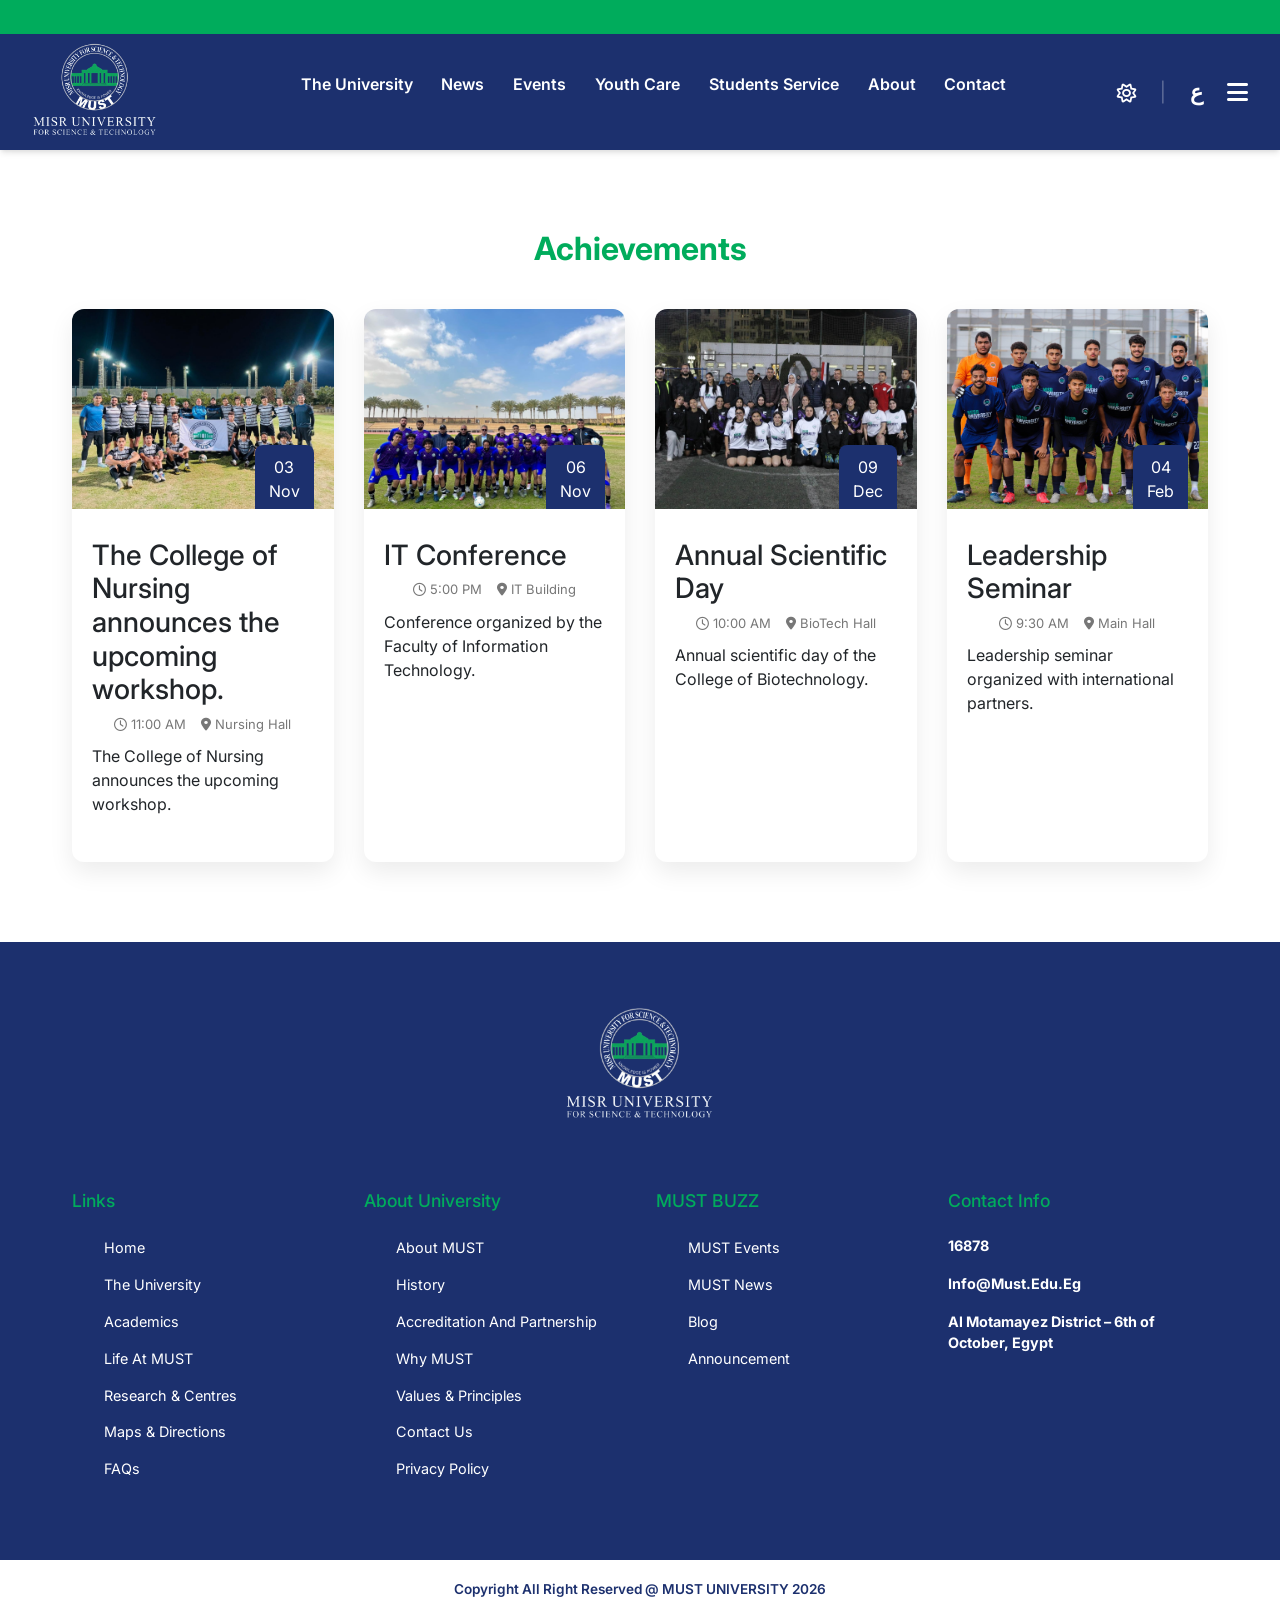
<file: achiv-news.html>
<!DOCTYPE html>
<html lang="en">
<head>
    <meta charset="UTF-8">
    <meta name="viewport" content="width=device-width, initial-scale=1.0">
    <title>MUST Student Activities Hub</title>
    <link href="https://cdnjs.cloudflare.com/ajax/libs/font-awesome/6.0.0/css/all.min.css" rel="stylesheet">
    <style>
        @import url('https://fonts.googleapis.com/css2?family=Inter:wght@300;400;600;700&display=swap');

        :root {
            /* MUST Official Colors */
            --primary: rgb(28, 48, 110);   /* MUST Blue */
            --secondary: rgb(0, 172, 92);  /* MUST Green */
            --primary-light: rgba(28, 48, 110, 0.1);
            --secondary-light: rgba(0, 172, 92, 0.1);
            --secondary-hover: rgb(0, 145, 75);
            
            --bg-light: #F8FAFC;
            --white: #FFFFFF;
            --text-dark: #1E293B;
            --text-gray: #64748B;
            --shadow: 0 4px 6px -1px rgba(0, 0, 0, 0.1), 0 2px 4px -1px rgba(0, 0, 0, 0.06);
            --shadow-lg: 0 10px 15px -3px rgba(0, 0, 0, 0.1), 0 4px 6px -2px rgba(0, 0, 0, 0.05);
            --transition: all 0.3s ease;
        }

        * { margin: 0; padding: 0; box-sizing: border-box; font-family: 'Inter', sans-serif; }
        body { background-color: var(--bg-light); color: var(--text-dark); line-height: 1.6; }

        /* Announcement Ticker */
        .announcement-bar {
            background-color: var(--secondary);
            color: var(--white);
            padding: 0.4rem 0;
            overflow: hidden;
            position: relative;
            display: flex;
            align-items: center;
            font-size: 0.9rem;
            font-weight: 600;
        }
        .marquee {
            white-space: nowrap;
            animation: marquee 25s linear infinite;
            padding-left: 100%;
        }
        @keyframes marquee {
            0% { transform: translateX(0); }
            100% { transform: translateX(-100%); }
        }

        /* ------------------ NAVBAR ------------------ */
        header {
            background-color: var(--primary);
            color: var(--white);
            position: sticky;
            top: 0;
            z-index: 1000;
            box-shadow: var(--shadow);
        }
        nav {
            max-width: 1400px;
            margin: 0 auto;
            padding: 0.5rem 2rem; /* Reduced padding slightly to accommodate logo */
            display: flex;
            justify-content: space-between;
            align-items: center;
        }
        
        .logo {
            text-decoration: none;
            display: flex;
            align-items: center;
        }
        
        /* New Logo CSS for Header */
        .Uni-logo {
            height: 100px; /* Adjust height here for Navbar */
            width: auto;
            object-fit: contain;
        }

        .nav-links { 
            display: flex; 
            gap: 1.8rem; 
            list-style: none; 
            align-items: center;
        }
        .nav-links a {
            text-decoration: none;
            color: var(--white);
            font-weight: 600;
            font-size: 1rem;
            transition: var(--transition);
        }
        .nav-links a:hover { color: var(--secondary); }

        .nav-icons {
            display: flex;
            align-items: center;
            gap: 1.5rem;
            font-size: 1.2rem;
        }
        .nav-icons i, .nav-icons span {
            cursor: pointer;
            transition: var(--transition);
        }
        .nav-icons i:hover, .nav-icons span:hover {
            color: var(--secondary);
        }
        .separator {
            color: rgba(255, 255, 255, 0.4);
            font-weight: 300;
        }

        /* Buttons */
        .btn {
            background-color: var(--secondary);
            color: var(--white);
            padding: 0.8rem 1.8rem;
            border-radius: 8px;
            text-decoration: none;
            font-weight: 600;
            border: none;
            cursor: pointer;
            transition: var(--transition);
            display: inline-block;
        }
        .btn:hover {
            background-color: var(--secondary-hover);
            transform: translateY(-2px);
            box-shadow: 0 4px 12px rgba(0, 172, 92, 0.3);
        }

        /* Hero Carousel */
        .carousel-container {
            max-width: 1200px;
            margin: 2rem auto 4rem;
            position: relative;
            height: 450px;
            border-radius: 20px;
            overflow: hidden;
            box-shadow: var(--shadow-lg);
        }
        .carousel-slide {
            position: absolute;
            top: 0; left: 0; width: 100%; height: 100%;
            opacity: 0;
            transition: opacity 0.5s ease-in-out;
            display: flex;
            align-items: center;
            padding: 4rem;
            background-size: cover;
            background-position: center;
        }
        .carousel-slide::before {
            content: '';
            position: absolute;
            top: 0; left: 0; right: 0; bottom: 0;
            background: linear-gradient(to right, rgba(28, 48, 110, 0.9) 0%, rgba(28, 48, 110, 0.4) 100%);
            z-index: 1;
        }
        .carousel-slide.active { opacity: 1; z-index: 2; }
        .slide-content {
            position: relative;
            z-index: 3;
            max-width: 600px;
            color: var(--white);
        }
        .slide-badge {
            background-color: var(--secondary);
            color: white;
            padding: 0.4rem 1rem;
            border-radius: 20px;
            font-size: 0.8rem;
            font-weight: 700;
            display: inline-block;
            margin-bottom: 1rem;
            text-transform: uppercase;
            letter-spacing: 1px;
        }
        .slide-content h1 { font-size: 3rem; margin-bottom: 1rem; line-height: 1.2; }
        .slide-content p { font-size: 1.1rem; margin-bottom: 2rem; opacity: 0.9; }
        
        .carousel-controls {
            position: absolute; bottom: 2rem; right: 4rem; z-index: 3; display: flex; gap: 1rem;
        }
        .control-btn {
            background: rgba(255, 255, 255, 0.2); border: 2px solid white; color: white;
            width: 40px; height: 40px; border-radius: 50%; cursor: pointer;
            display: flex; justify-content: center; align-items: center; transition: var(--transition);
        }
        .control-btn:hover { background: var(--secondary); border-color: var(--secondary); }

        /* Sections */
        section { max-width: 1200px; margin: 5rem auto; padding: 0 2rem; }
        .section-header { margin-bottom: 2.5rem; }
        .section-header h2 { font-size: 2rem; color: var(--primary); margin-bottom: 0.5rem; }
        .section-header p { color: var(--text-gray); }

        /* Categories */
        .categories { display: grid; grid-template-columns: repeat(5, 1fr); gap: 1.5rem; }
        .category-card {
            background: var(--white); padding: 2rem 1rem; border-radius: 16px; text-align: center;
            box-shadow: var(--shadow); transition: var(--transition); border: 1px solid #E2E8F0;
            cursor: pointer; display: flex; flex-direction: column; align-items: center; gap: 1rem;
        }
        .category-icon {
            width: 60px; height: 60px; background-color: var(--secondary-light); border-radius: 50%;
            display: flex; justify-content: center; align-items: center; transition: var(--transition);
        }
        .category-icon i { font-size: 1.5rem; color: var(--secondary); }
        .category-card h3 { color: var(--primary); font-size: 1.1rem; }
        .category-card:hover { transform: translateY(-5px); border-color: var(--secondary); box-shadow: var(--shadow-lg); }
        .category-card:hover .category-icon { background-color: var(--secondary); }
        .category-card:hover .category-icon i { color: var(--white); }

        /* Events Grid */
        .grid { display: grid; grid-template-columns: repeat(auto-fit, minmax(350px, 1fr)); gap: 2rem; }
        .card {
            background: var(--white); border-radius: 16px; overflow: hidden;
            box-shadow: var(--shadow); border: 1px solid #E2E8F0; display: flex; flex-direction: column;
        }
        .card-date-box {
            position: absolute; top: 1rem; left: 1rem; background: var(--white); padding: 0.5rem;
            border-radius: 8px; text-align: center; min-width: 60px; box-shadow: var(--shadow);
        }
        .card-date-box .day { display: block; font-size: 1.5rem; font-weight: 700; color: var(--primary); line-height: 1; }
        .card-date-box .month { display: block; font-size: 0.8rem; color: var(--secondary); font-weight: 600; text-transform: uppercase; }
        .card-img { height: 200px; position: relative; background-color: var(--primary-light); background-size: cover; background-position: center; }
        .card-content { padding: 1.5rem; flex-grow: 1; display: flex; flex-direction: column; }
        .tag {
            background-color: var(--primary-light); color: var(--primary);
            padding: 0.3rem 0.8rem; border-radius: 6px; font-size: 0.8rem; font-weight: 700;
            display: inline-block; margin-bottom: 1rem; width: fit-content;
        }
        .card-title { font-size: 1.25rem; font-weight: 700; margin-bottom: 1rem; color: var(--primary); }
        .card-info { display: flex; align-items: center; gap: 10px; color: var(--text-gray); font-size: 0.9rem; margin-bottom: 0.5rem; }
        .card-info i { color: var(--secondary); width: 16px; text-align: center; }
        .card-footer { display: flex; justify-content: space-between; align-items: center; border-top: 1px solid #E2E8F0; padding-top: 1.2rem; margin-top: auto; }

        /* ------------------ FOOTER ------------------ */
        footer {
            background-color: var(--primary);
            color: var(--white);
            padding-top: 4rem;
            margin-top: 5rem;
        }
        .footer-logo-center {
            text-align: center;
            margin-bottom: 4rem;
        }
        
        /* New Logo CSS for Footer */
        .footer-brand-logo {
            height: 120px; /* Adjust this value to make the footer logo bigger/smaller */
            width: auto;
            margin: 0 auto;
            display: block;
        }

        .footer-grid {
            max-width: 1200px;
            margin: 0 auto;
            display: grid;
            grid-template-columns: repeat(4, 1fr);
            gap: 2rem;
            padding: 0 2rem 4rem 2rem;
        }
        .footer-col h4 {
            color: var(--secondary);
            font-size: 1.1rem;
            margin-bottom: 1.5rem;
        }
        .footer-col ul { list-style: none; }
        .footer-col ul li { margin-bottom: 0.8rem; }
        .footer-col ul li a {
            color: var(--white);
            text-decoration: none;
            font-size: 0.9rem;
            transition: var(--transition);
        }
        .footer-col ul li a:hover { color: var(--secondary); }
        .footer-col p {
            color: var(--white);
            font-size: 0.9rem;
            font-weight: 700;
            margin-bottom: 1rem;
        }
        .footer-bottom {
            background-color: var(--white);
            color: var(--primary);
            text-align: center;
            padding: 1.2rem;
            font-size: 0.85rem;
            font-weight: 600;
        }

        /* Responsive */
        @media (max-width: 1024px) {
            .nav-links { display: none; } /* Hide links on smaller screens */
            .categories { grid-template-columns: repeat(3, 1fr); }
            .footer-grid { grid-template-columns: repeat(2, 1fr); }
        }
        @media (max-width: 768px) {
            .categories { grid-template-columns: repeat(2, 1fr); }
            .footer-grid { grid-template-columns: 1fr; text-align: center; }
        }
    </style>
    <link rel="stylesheet" href="css/bootstrap.min.css">
    <link rel="stylesheet" href="css/style.css">
</head>
<body>

    <div class="announcement-bar ">
        <div class="marquee">
            <span>
                🏆 MUST wins 1st place in the National Universities Hackathon! &nbsp;&nbsp;&nbsp;&nbsp; | &nbsp;&nbsp;&nbsp;&nbsp; 
                ⏰ Reminder: Registration for the Luxor Trip closes this Thursday! &nbsp;&nbsp;&nbsp;&nbsp; | &nbsp;&nbsp;&nbsp;&nbsp; 
                🎭 Auditions for the University Theater Club open on March 15th. 
            </span>
        </div>
    </div>

    <header>
        <nav>
            <a href="#" class="logo">
                <img src="LoGo.png" alt="MUST Logo" class="Uni-logo">
            </a>
            
            <ul class="nav-links">
                <li><a href="index.html">The University</a></li>
                <li><a href="#news">News</a></li>
                <li><a href="#event">Events</a></li>
                <li><a href="#">Youth Care</a></li>
                <li><a href="#">Students Service</a></li>
                <li><a href="clubs.html">About</a></li>
                <li><a href="#">Contact</a></li>
            </ul>

            <div class="nav-icons">
                <i class="fa-regular fa-sun" title="Light/Dark Mode"></i>
                <span class="separator">|</span>
                <span style="font-family: Arial, sans-serif; font-weight: bold; font-size: 1.4rem;" title="Arabic">ع</span>
                <i class="fa-solid fa-bars" style="font-size: 1.5rem;" title="Menu"></i>
            </div>
        </nav>
    </header>

  



<section id="news" class="achiv-news">

<div class="section-header text-center">
<h2>Achievements</h2>

</div>

<div class="must-events-container">

<div class="must-event-card">
<div class="event-img">
<img src="new-4.jpeg">
<div class="event-date">
<span>03</span>
<p>Nov</p>
</div>
</div>

<div class="event-content">
<h3>The College of Nursing announces the upcoming workshop.</h3>

<div class="event-meta">
<span><i class="fa-regular fa-clock"></i> 11:00 AM</span>
<span><i class="fa-solid fa-location-dot"></i> Nursing Hall</span>
</div>

<p>The College of Nursing announces the upcoming workshop.</p>

</div>
</div>


<div class="must-event-card">
<div class="event-img">
<img src="new-5.jpeg">
<div class="event-date">
<span>06</span>
<p>Nov</p>
</div>
</div>

<div class="event-content">
<h3>IT Conference</h3>

<div class="event-meta">
<span><i class="fa-regular fa-clock"></i> 5:00 PM</span>
<span><i class="fa-solid fa-location-dot"></i> IT Building</span>
</div>

<p>Conference organized by the Faculty of Information Technology.</p>

</div>
</div>


<div class="must-event-card">
<div class="event-img">
<img src="new-6.jpeg">
<div class="event-date">
<span>09</span>
<p>Dec</p>
</div>
</div>

<div class="event-content">
<h3>Annual Scientific Day</h3>

<div class="event-meta">
<span><i class="fa-regular fa-clock"></i> 10:00 AM</span>
<span><i class="fa-solid fa-location-dot"></i> BioTech Hall</span>
</div>

<p>Annual scientific day of the College of Biotechnology.</p>

</div>
</div>


<div class="must-event-card">
<div class="event-img">
<img src="new7.jpeg">
<div class="event-date">
<span>04</span>
<p>Feb</p>
</div>
</div>

<div class="event-content">
<h3>Leadership Seminar</h3>

<div class="event-meta">
<span><i class="fa-regular fa-clock"></i> 9:30 AM</span>
<span><i class="fa-solid fa-location-dot"></i> Main Hall</span>
</div>

<p>Leadership seminar organized with international partners.</p>

</div>
</div>











</div>
</div>

</div>



</section>




    <footer>
        <div class="footer-logo-center">
            <img src="LoGo.png" alt="MUST Logo" class="footer-brand-logo">
        </div>

        <div class="footer-grid">
            <div class="footer-col">
                <h4>Links</h4>
                <ul>
                    <li><a href="#">Home</a></li>
                    <li><a href="#">The University</a></li>
                    <li><a href="#">Academics</a></li>
                    <li><a href="#">Life At MUST</a></li>
                    <li><a href="#">Research & Centres</a></li>
                    <li><a href="#">Maps & Directions</a></li>
                    <li><a href="#">FAQs</a></li>
                </ul>
            </div>
            <div class="footer-col">
                <h4>About University</h4>
                <ul>
                    <li><a href="#">About MUST</a></li>
                    <li><a href="#">History</a></li>
                    <li><a href="#">Accreditation And Partnership</a></li>
                    <li><a href="#">Why MUST</a></li>
                    <li><a href="#">Values & Principles</a></li>
                    <li><a href="#">Contact Us</a></li>
                    <li><a href="#">Privacy Policy</a></li>
                </ul>
            </div>
            <div class="footer-col">
                <h4>MUST BUZZ</h4>
                <ul>
                    <li><a href="#events">MUST Events</a></li>
                    <li><a href="#news">MUST News</a></li>
                    <li><a href="#">Blog</a></li>
                    <li><a href="#">Announcement</a></li>
                </ul>
            </div>
            <div class="footer-col">
                <h4>Contact Info</h4>
                <p>16878</p>
                <p>Info@Must.Edu.Eg</p>
                <p>Al Motamayez District – 6th of October, Egypt</p>
            </div>
        </div>

        <div class="footer-bottom">
            Copyright All Right Reserved @ MUST UNIVERSITY 2026
        </div>
    </footer>
    <script>
        let currentSlide = 0;
        const slides = document.querySelectorAll('.carousel-slide');
        function showSlide(index) {
            slides.forEach(slide => slide.classList.remove('active'));
            slides[index].classList.add('active');
        }
        function nextSlide() {
            currentSlide = (currentSlide + 1) % slides.length;
            showSlide(currentSlide);
        }
        function prevSlide() {
            currentSlide = (currentSlide - 1 + slides.length) % slides.length;
            showSlide(currentSlide);
        }
      
    </script>
    <script src="js/script.js"></script>
</body>
</html>
</file>
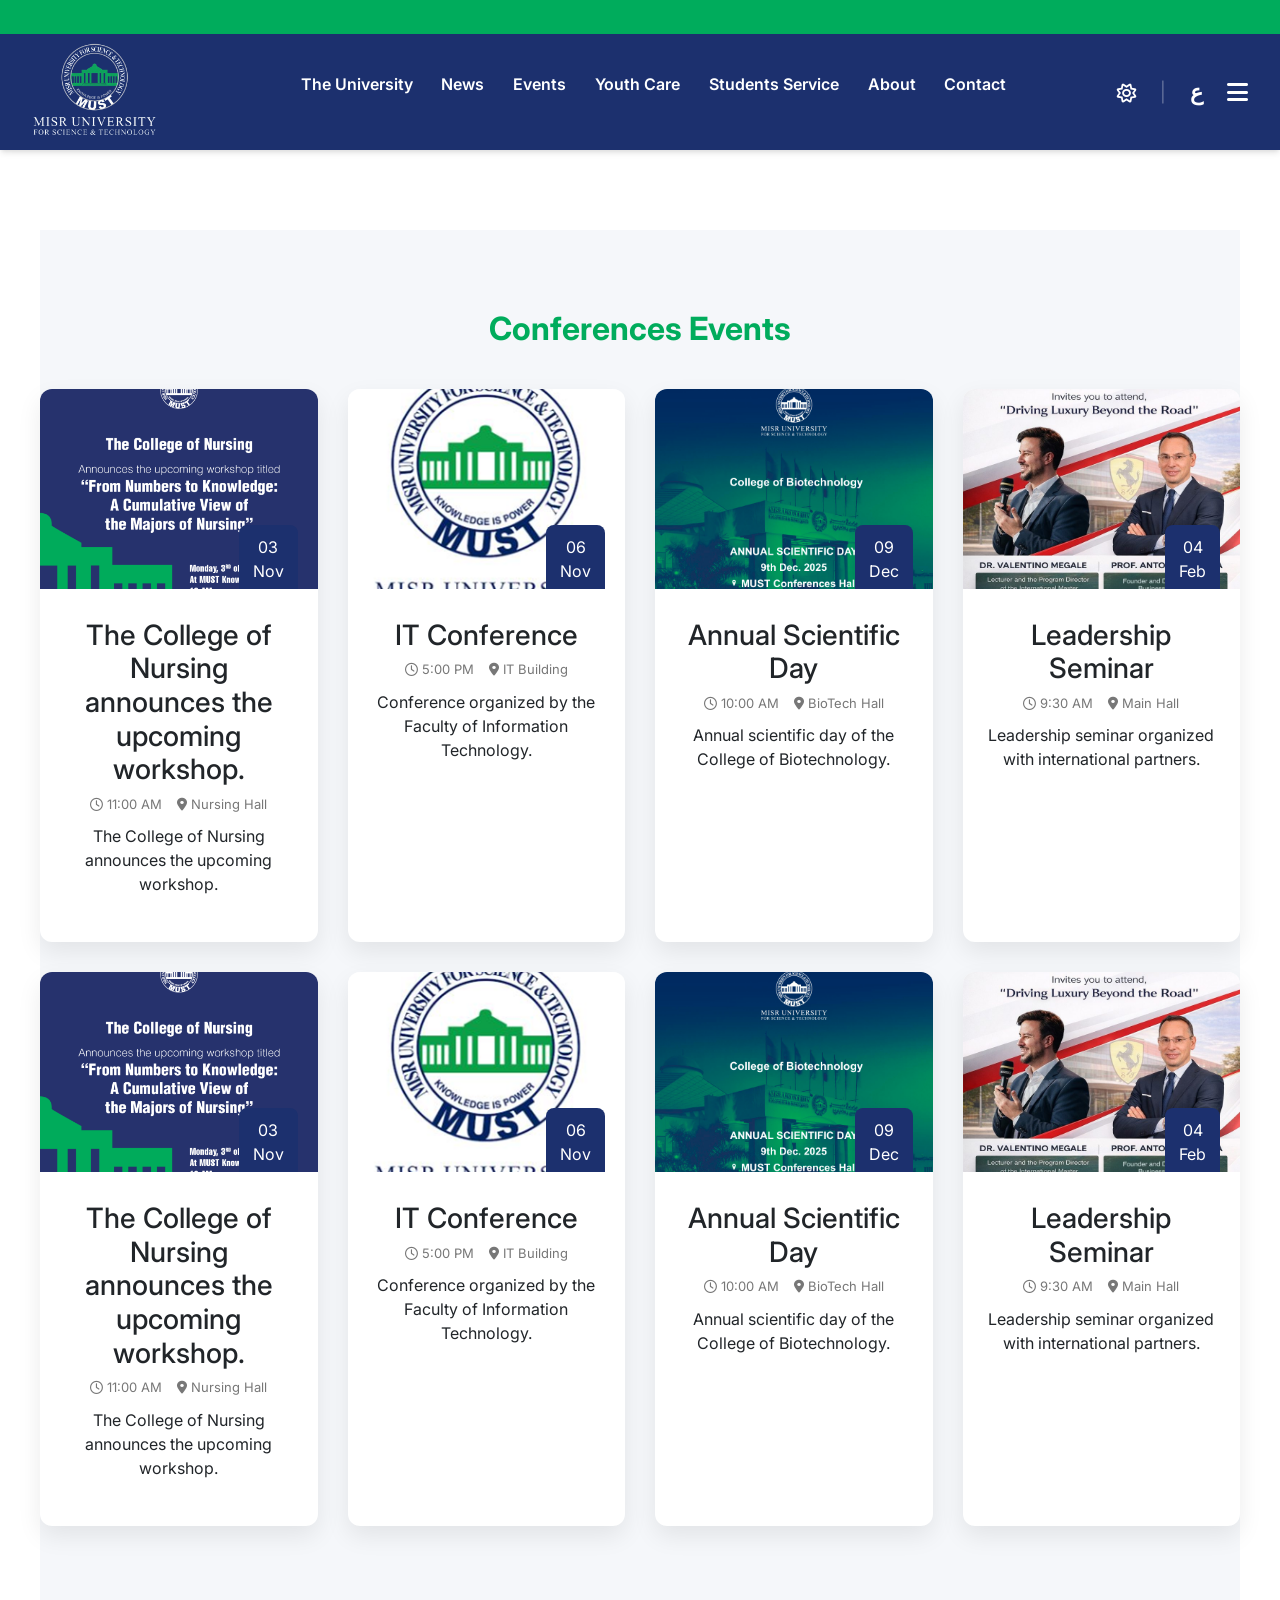
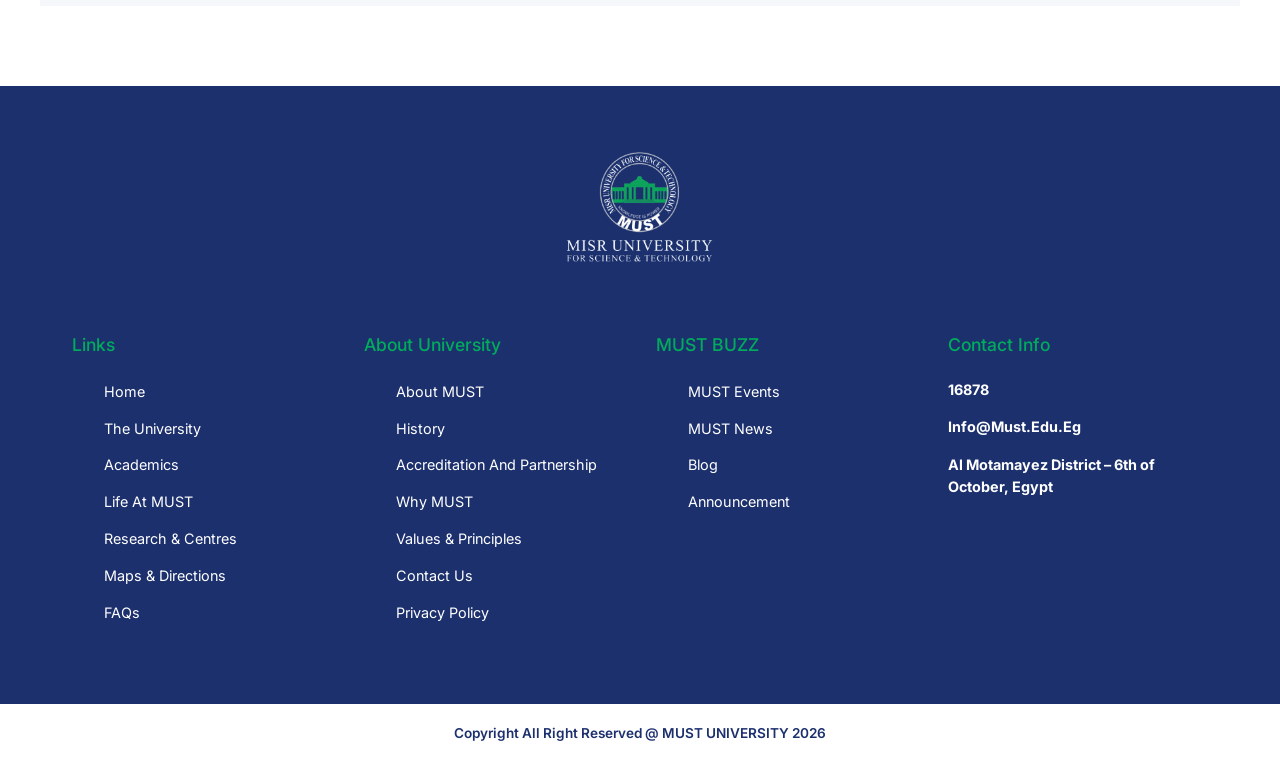
<file: confernces.html>
<!DOCTYPE html>
<html lang="en">
<head>
    <meta charset="UTF-8">
    <meta name="viewport" content="width=device-width, initial-scale=1.0">
    <title>MUST Student Activities Hub</title>
    <link href="https://cdnjs.cloudflare.com/ajax/libs/font-awesome/6.0.0/css/all.min.css" rel="stylesheet">
    <style>
        @import url('https://fonts.googleapis.com/css2?family=Inter:wght@300;400;600;700&display=swap');

        :root {
            /* MUST Official Colors */
            --primary: rgb(28, 48, 110);   /* MUST Blue */
            --secondary: rgb(0, 172, 92);  /* MUST Green */
            --primary-light: rgba(28, 48, 110, 0.1);
            --secondary-light: rgba(0, 172, 92, 0.1);
            --secondary-hover: rgb(0, 145, 75);
            
            --bg-light: #F8FAFC;
            --white: #FFFFFF;
            --text-dark: #1E293B;
            --text-gray: #64748B;
            --shadow: 0 4px 6px -1px rgba(0, 0, 0, 0.1), 0 2px 4px -1px rgba(0, 0, 0, 0.06);
            --shadow-lg: 0 10px 15px -3px rgba(0, 0, 0, 0.1), 0 4px 6px -2px rgba(0, 0, 0, 0.05);
            --transition: all 0.3s ease;
        }

        * { margin: 0; padding: 0; box-sizing: border-box; font-family: 'Inter', sans-serif; }
        body { background-color: var(--bg-light); color: var(--text-dark); line-height: 1.6; }

        /* Announcement Ticker */
        .announcement-bar {
            background-color: var(--secondary);
            color: var(--white);
            padding: 0.4rem 0;
            overflow: hidden;
            position: relative;
            display: flex;
            align-items: center;
            font-size: 0.9rem;
            font-weight: 600;
        }
        .marquee {
            white-space: nowrap;
            animation: marquee 25s linear infinite;
            padding-left: 100%;
        }
        @keyframes marquee {
            0% { transform: translateX(0); }
            100% { transform: translateX(-100%); }
        }

        /* ------------------ NAVBAR ------------------ */
        header {
            background-color: var(--primary);
            color: var(--white);
            position: sticky;
            top: 0;
            z-index: 1000;
            box-shadow: var(--shadow);
        }
        nav {
            max-width: 1400px;
            margin: 0 auto;
            padding: 0.5rem 2rem; /* Reduced padding slightly to accommodate logo */
            display: flex;
            justify-content: space-between;
            align-items: center;
        }
        
        .logo {
            text-decoration: none;
            display: flex;
            align-items: center;
        }
        
        /* New Logo CSS for Header */
        .Uni-logo {
            height: 100px; /* Adjust height here for Navbar */
            width: auto;
            object-fit: contain;
        }

        .nav-links { 
            display: flex; 
            gap: 1.8rem; 
            list-style: none; 
            align-items: center;
        }
        .nav-links a {
            text-decoration: none;
            color: var(--white);
            font-weight: 600;
            font-size: 1rem;
            transition: var(--transition);
        }
        .nav-links a:hover { color: var(--secondary); }

        .nav-icons {
            display: flex;
            align-items: center;
            gap: 1.5rem;
            font-size: 1.2rem;
        }
        .nav-icons i, .nav-icons span {
            cursor: pointer;
            transition: var(--transition);
        }
        .nav-icons i:hover, .nav-icons span:hover {
            color: var(--secondary);
        }
        .separator {
            color: rgba(255, 255, 255, 0.4);
            font-weight: 300;
        }

        /* Buttons */
        .btn {
            background-color: var(--secondary);
            color: var(--white);
            padding: 0.8rem 1.8rem;
            border-radius: 8px;
            text-decoration: none;
            font-weight: 600;
            border: none;
            cursor: pointer;
            transition: var(--transition);
            display: inline-block;
        }
        .btn:hover {
            background-color: var(--secondary-hover);
            transform: translateY(-2px);
            box-shadow: 0 4px 12px rgba(0, 172, 92, 0.3);
        }

        /* Hero Carousel */
        .carousel-container {
            max-width: 1200px;
            margin: 2rem auto 4rem;
            position: relative;
            height: 450px;
            border-radius: 20px;
            overflow: hidden;
            box-shadow: var(--shadow-lg);
        }
        .carousel-slide {
            position: absolute;
            top: 0; left: 0; width: 100%; height: 100%;
            opacity: 0;
            transition: opacity 0.5s ease-in-out;
            display: flex;
            align-items: center;
            padding: 4rem;
            background-size: cover;
            background-position: center;
        }
        .carousel-slide::before {
            content: '';
            position: absolute;
            top: 0; left: 0; right: 0; bottom: 0;
            background: linear-gradient(to right, rgba(28, 48, 110, 0.9) 0%, rgba(28, 48, 110, 0.4) 100%);
            z-index: 1;
        }
        .carousel-slide.active { opacity: 1; z-index: 2; }
        .slide-content {
            position: relative;
            z-index: 3;
            max-width: 600px;
            color: var(--white);
        }
        .slide-badge {
            background-color: var(--secondary);
            color: white;
            padding: 0.4rem 1rem;
            border-radius: 20px;
            font-size: 0.8rem;
            font-weight: 700;
            display: inline-block;
            margin-bottom: 1rem;
            text-transform: uppercase;
            letter-spacing: 1px;
        }
        .slide-content h1 { font-size: 3rem; margin-bottom: 1rem; line-height: 1.2; }
        .slide-content p { font-size: 1.1rem; margin-bottom: 2rem; opacity: 0.9; }
        
        .carousel-controls {
            position: absolute; bottom: 2rem; right: 4rem; z-index: 3; display: flex; gap: 1rem;
        }
        .control-btn {
            background: rgba(255, 255, 255, 0.2); border: 2px solid white; color: white;
            width: 40px; height: 40px; border-radius: 50%; cursor: pointer;
            display: flex; justify-content: center; align-items: center; transition: var(--transition);
        }
        .control-btn:hover { background: var(--secondary); border-color: var(--secondary); }

        /* Sections */
        section { max-width: 1200px; margin: 5rem auto; padding: 0 2rem; }
        .section-header { margin-bottom: 2.5rem; }
        .section-header h2 { font-size: 2rem; color: var(--primary); margin-bottom: 0.5rem; }
        .section-header p { color: var(--text-gray); }

        /* Categories */
        .categories { display: grid; grid-template-columns: repeat(5, 1fr); gap: 1.5rem; }
        .category-card {
            background: var(--white); padding: 2rem 1rem; border-radius: 16px; text-align: center;
            box-shadow: var(--shadow); transition: var(--transition); border: 1px solid #E2E8F0;
            cursor: pointer; display: flex; flex-direction: column; align-items: center; gap: 1rem;
        }
        .category-icon {
            width: 60px; height: 60px; background-color: var(--secondary-light); border-radius: 50%;
            display: flex; justify-content: center; align-items: center; transition: var(--transition);
        }
        .category-icon i { font-size: 1.5rem; color: var(--secondary); }
        .category-card h3 { color: var(--primary); font-size: 1.1rem; }
        .category-card:hover { transform: translateY(-5px); border-color: var(--secondary); box-shadow: var(--shadow-lg); }
        .category-card:hover .category-icon { background-color: var(--secondary); }
        .category-card:hover .category-icon i { color: var(--white); }

        /* Events Grid */
        .grid { display: grid; grid-template-columns: repeat(auto-fit, minmax(350px, 1fr)); gap: 2rem; }
        .card {
            background: var(--white); border-radius: 16px; overflow: hidden;
            box-shadow: var(--shadow); border: 1px solid #E2E8F0; display: flex; flex-direction: column;
        }
        .card-date-box {
            position: absolute; top: 1rem; left: 1rem; background: var(--white); padding: 0.5rem;
            border-radius: 8px; text-align: center; min-width: 60px; box-shadow: var(--shadow);
        }
        .card-date-box .day { display: block; font-size: 1.5rem; font-weight: 700; color: var(--primary); line-height: 1; }
        .card-date-box .month { display: block; font-size: 0.8rem; color: var(--secondary); font-weight: 600; text-transform: uppercase; }
        .card-img { height: 200px; position: relative; background-color: var(--primary-light); background-size: cover; background-position: center; }
        .card-content { padding: 1.5rem; flex-grow: 1; display: flex; flex-direction: column; }
        .tag {
            background-color: var(--primary-light); color: var(--primary);
            padding: 0.3rem 0.8rem; border-radius: 6px; font-size: 0.8rem; font-weight: 700;
            display: inline-block; margin-bottom: 1rem; width: fit-content;
        }
        .card-title { font-size: 1.25rem; font-weight: 700; margin-bottom: 1rem; color: var(--primary); }
        .card-info { display: flex; align-items: center; gap: 10px; color: var(--text-gray); font-size: 0.9rem; margin-bottom: 0.5rem; }
        .card-info i { color: var(--secondary); width: 16px; text-align: center; }
        .card-footer { display: flex; justify-content: space-between; align-items: center; border-top: 1px solid #E2E8F0; padding-top: 1.2rem; margin-top: auto; }

        /* ------------------ FOOTER ------------------ */
        footer {
            background-color: var(--primary);
            color: var(--white);
            padding-top: 4rem;
            margin-top: 5rem;
        }
        .footer-logo-center {
            text-align: center;
            margin-bottom: 4rem;
        }
        
        /* New Logo CSS for Footer */
        .footer-brand-logo {
            height: 120px; /* Adjust this value to make the footer logo bigger/smaller */
            width: auto;
            margin: 0 auto;
            display: block;
        }

        .footer-grid {
            max-width: 1200px;
            margin: 0 auto;
            display: grid;
            grid-template-columns: repeat(4, 1fr);
            gap: 2rem;
            padding: 0 2rem 4rem 2rem;
        }
        .footer-col h4 {
            color: var(--secondary);
            font-size: 1.1rem;
            margin-bottom: 1.5rem;
        }
        .footer-col ul { list-style: none; }
        .footer-col ul li { margin-bottom: 0.8rem; }
        .footer-col ul li a {
            color: var(--white);
            text-decoration: none;
            font-size: 0.9rem;
            transition: var(--transition);
        }
        .footer-col ul li a:hover { color: var(--secondary); }
        .footer-col p {
            color: var(--white);
            font-size: 0.9rem;
            font-weight: 700;
            margin-bottom: 1rem;
        }
        .footer-bottom {
            background-color: var(--white);
            color: var(--primary);
            text-align: center;
            padding: 1.2rem;
            font-size: 0.85rem;
            font-weight: 600;
        }

        /* Responsive */
        @media (max-width: 1024px) {
            .nav-links { display: none; } /* Hide links on smaller screens */
            .categories { grid-template-columns: repeat(3, 1fr); }
            .footer-grid { grid-template-columns: repeat(2, 1fr); }
        }
        @media (max-width: 768px) {
            .categories { grid-template-columns: repeat(2, 1fr); }
            .footer-grid { grid-template-columns: 1fr; text-align: center; }
        }
    </style>
    <link rel="stylesheet" href="css/bootstrap.min.css">
    <link rel="stylesheet" href="css/style.css">
</head>
<body>

    <div class="announcement-bar ">
        <div class="marquee">
            <span>
                🏆 MUST wins 1st place in the National Universities Hackathon! &nbsp;&nbsp;&nbsp;&nbsp; | &nbsp;&nbsp;&nbsp;&nbsp; 
                ⏰ Reminder: Registration for the Luxor Trip closes this Thursday! &nbsp;&nbsp;&nbsp;&nbsp; | &nbsp;&nbsp;&nbsp;&nbsp; 
                🎭 Auditions for the University Theater Club open on March 15th. 
            </span>
        </div>
    </div>

    <header>
        <nav>
            <a href="#" class="logo">
                <img src="LoGo.png" alt="MUST Logo" class="Uni-logo">
            </a>
            
            <ul class="nav-links">
                <li><a href="index.html">The University</a></li>
                <li><a href="#news">News</a></li>
                <li><a href="#event">Events</a></li>
                <li><a href="#">Youth Care</a></li>
                <li><a href="#">Students Service</a></li>
                <li><a href="clubs.html">About</a></li>
                <li><a href="#">Contact</a></li>
            </ul>

            <div class="nav-icons">
                <i class="fa-regular fa-sun" title="Light/Dark Mode"></i>
                <span class="separator">|</span>
                <span style="font-family: Arial, sans-serif; font-weight: bold; font-size: 1.4rem;" title="Arabic">ع</span>
                <i class="fa-solid fa-bars" style="font-size: 1.5rem;" title="Menu"></i>
            </div>
        </nav>
    </header>

  



<section id="event" class="must-events">

<div class="section-header">
<h2>Conferences Events</h2>

</div>

<div class="must-events-container">

<div class="must-event-card">
<div class="event-img">
<img src="event1.png">
<div class="event-date">
<span>03</span>
<p>Nov</p>
</div>
</div>

<div class="event-content">
<h3>The College of Nursing announces the upcoming workshop.</h3>

<div class="event-meta">
<span><i class="fa-regular fa-clock"></i> 11:00 AM</span>
<span><i class="fa-solid fa-location-dot"></i> Nursing Hall</span>
</div>

<p>The College of Nursing announces the upcoming workshop.</p>

</div>
</div>


<div class="must-event-card">
<div class="event-img">
<img src="event2.png">
<div class="event-date">
<span>06</span>
<p>Nov</p>
</div>
</div>

<div class="event-content">
<h3>IT Conference</h3>

<div class="event-meta">
<span><i class="fa-regular fa-clock"></i> 5:00 PM</span>
<span><i class="fa-solid fa-location-dot"></i> IT Building</span>
</div>

<p>Conference organized by the Faculty of Information Technology.</p>

</div>
</div>


<div class="must-event-card">
<div class="event-img">
<img src="event3.png">
<div class="event-date">
<span>09</span>
<p>Dec</p>
</div>
</div>

<div class="event-content">
<h3>Annual Scientific Day</h3>

<div class="event-meta">
<span><i class="fa-regular fa-clock"></i> 10:00 AM</span>
<span><i class="fa-solid fa-location-dot"></i> BioTech Hall</span>
</div>

<p>Annual scientific day of the College of Biotechnology.</p>

</div>
</div>


<div class="must-event-card">
<div class="event-img">
<img src="event4.jpeg">
<div class="event-date">
<span>04</span>
<p>Feb</p>
</div>
</div>

<div class="event-content">
<h3>Leadership Seminar</h3>

<div class="event-meta">
<span><i class="fa-regular fa-clock"></i> 9:30 AM</span>
<span><i class="fa-solid fa-location-dot"></i> Main Hall</span>
</div>

<p>Leadership seminar organized with international partners.</p>

</div>
</div>

<div class="must-event-card">
<div class="event-img">
<img src="event1.png">
<div class="event-date">
<span>03</span>
<p>Nov</p>
</div>
</div>

<div class="event-content">
<h3>The College of Nursing announces the upcoming workshop.</h3>

<div class="event-meta">
<span><i class="fa-regular fa-clock"></i> 11:00 AM</span>
<span><i class="fa-solid fa-location-dot"></i> Nursing Hall</span>
</div>

<p>The College of Nursing announces the upcoming workshop.</p>

</div>
</div>


<div class="must-event-card">
<div class="event-img">
<img src="event2.png">
<div class="event-date">
<span>06</span>
<p>Nov</p>
</div>
</div>

<div class="event-content">
<h3>IT Conference</h3>

<div class="event-meta">
<span><i class="fa-regular fa-clock"></i> 5:00 PM</span>
<span><i class="fa-solid fa-location-dot"></i> IT Building</span>
</div>

<p>Conference organized by the Faculty of Information Technology.</p>

</div>
</div>


<div class="must-event-card">
<div class="event-img">
<img src="event3.png">
<div class="event-date">
<span>09</span>
<p>Dec</p>
</div>
</div>

<div class="event-content">
<h3>Annual Scientific Day</h3>

<div class="event-meta">
<span><i class="fa-regular fa-clock"></i> 10:00 AM</span>
<span><i class="fa-solid fa-location-dot"></i> BioTech Hall</span>
</div>

<p>Annual scientific day of the College of Biotechnology.</p>

</div>
</div>


<div class="must-event-card">
<div class="event-img">
<img src="event4.jpeg">
<div class="event-date">
<span>04</span>
<p>Feb</p>
</div>
</div>

<div class="event-content">
<h3>Leadership Seminar</h3>

<div class="event-meta">
<span><i class="fa-regular fa-clock"></i> 9:30 AM</span>
<span><i class="fa-solid fa-location-dot"></i> Main Hall</span>
</div>

<p>Leadership seminar organized with international partners.</p>

</div>
</div>

</div>



</section>




    <footer>
        <div class="footer-logo-center">
            <img src="LoGo.png" alt="MUST Logo" class="footer-brand-logo">
        </div>

        <div class="footer-grid">
            <div class="footer-col">
                <h4>Links</h4>
                <ul>
                    <li><a href="#">Home</a></li>
                    <li><a href="#">The University</a></li>
                    <li><a href="#">Academics</a></li>
                    <li><a href="#">Life At MUST</a></li>
                    <li><a href="#">Research & Centres</a></li>
                    <li><a href="#">Maps & Directions</a></li>
                    <li><a href="#">FAQs</a></li>
                </ul>
            </div>
            <div class="footer-col">
                <h4>About University</h4>
                <ul>
                    <li><a href="#">About MUST</a></li>
                    <li><a href="#">History</a></li>
                    <li><a href="#">Accreditation And Partnership</a></li>
                    <li><a href="#">Why MUST</a></li>
                    <li><a href="#">Values & Principles</a></li>
                    <li><a href="#">Contact Us</a></li>
                    <li><a href="#">Privacy Policy</a></li>
                </ul>
            </div>
            <div class="footer-col">
                <h4>MUST BUZZ</h4>
                <ul>
                    <li><a href="#events">MUST Events</a></li>
                    <li><a href="#">MUST News</a></li>
                    <li><a href="#">Blog</a></li>
                    <li><a href="#">Announcement</a></li>
                </ul>
            </div>
            <div class="footer-col">
                <h4>Contact Info</h4>
                <p>16878</p>
                <p>Info@Must.Edu.Eg</p>
                <p>Al Motamayez District – 6th of October, Egypt</p>
            </div>
        </div>

        <div class="footer-bottom">
            Copyright All Right Reserved @ MUST UNIVERSITY 2026
        </div>
    </footer>
    <script>
        let currentSlide = 0;
        const slides = document.querySelectorAll('.carousel-slide');
        function showSlide(index) {
            slides.forEach(slide => slide.classList.remove('active'));
            slides[index].classList.add('active');
        }
        function nextSlide() {
            currentSlide = (currentSlide + 1) % slides.length;
            showSlide(currentSlide);
        }
        function prevSlide() {
            currentSlide = (currentSlide - 1 + slides.length) % slides.length;
            showSlide(currentSlide);
        }
      
    </script>
    <script src="js/script.js"></script>
</body>
</html>
</file>
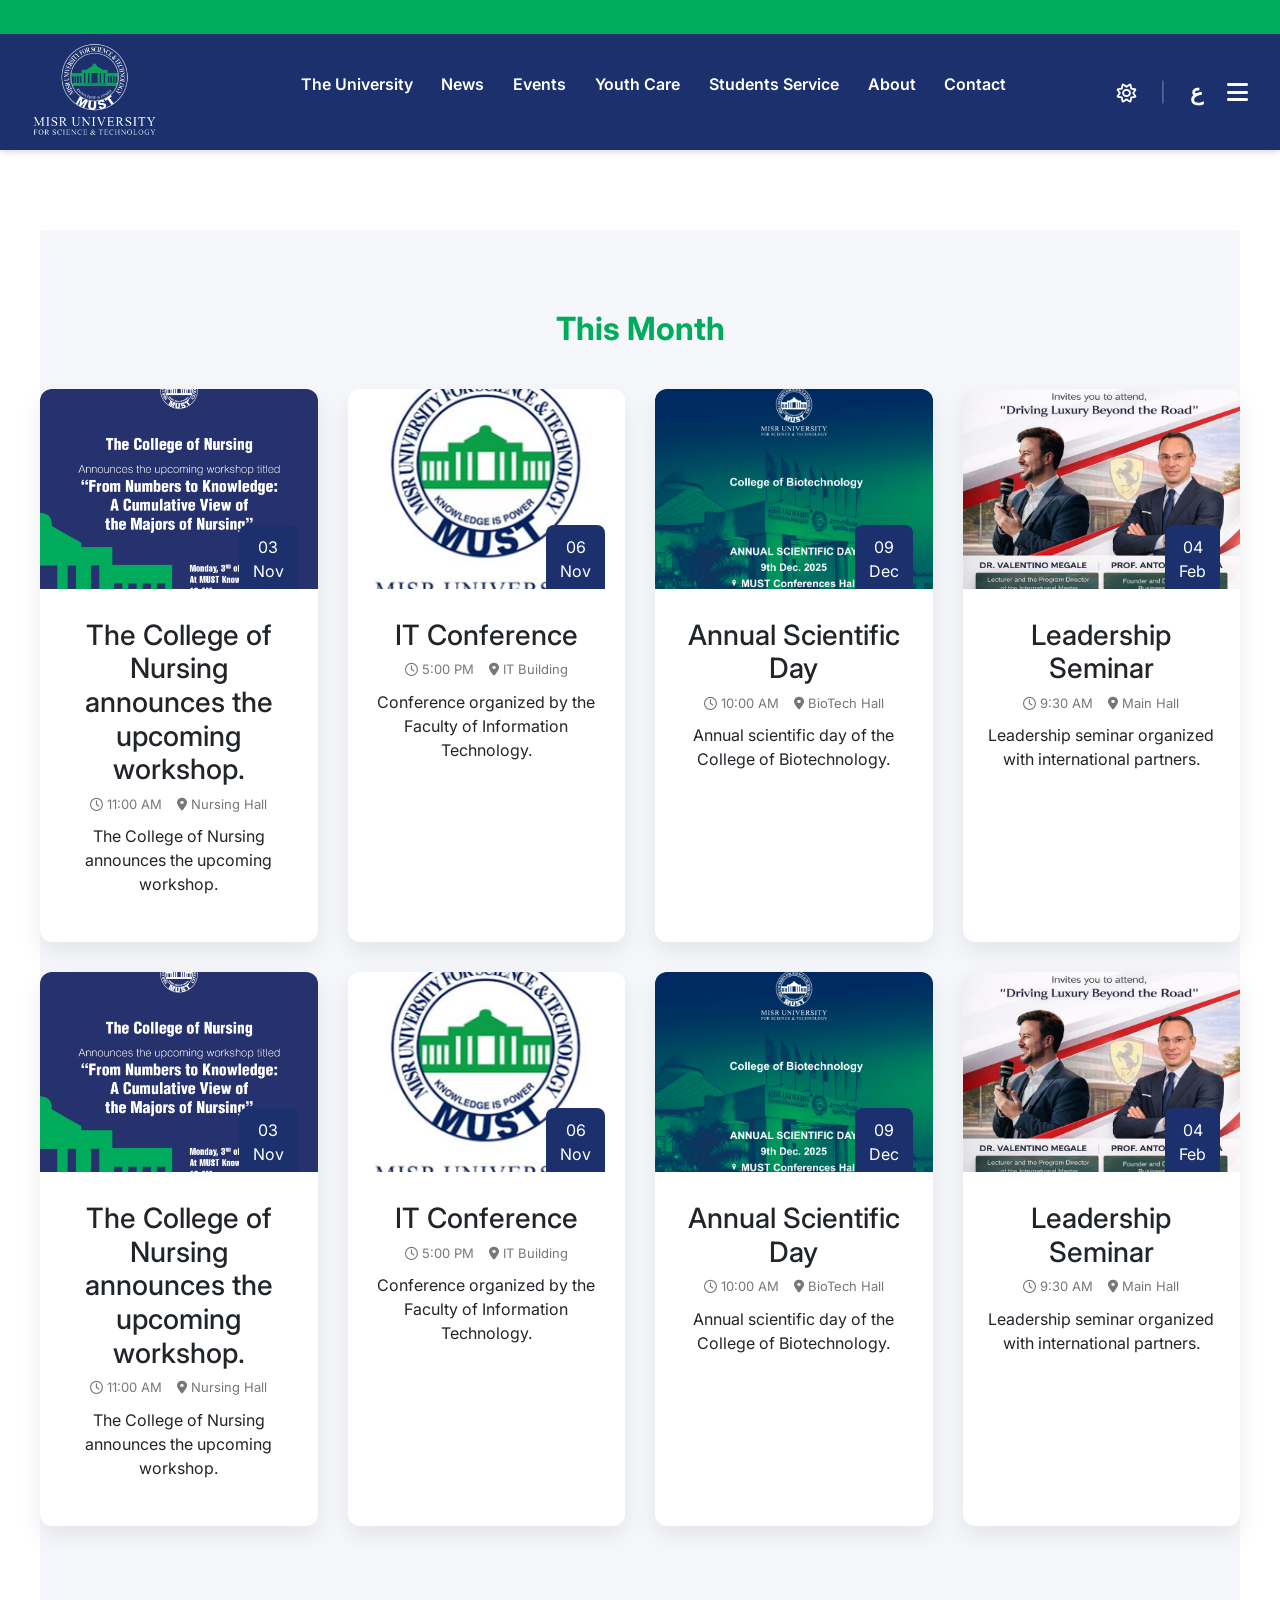
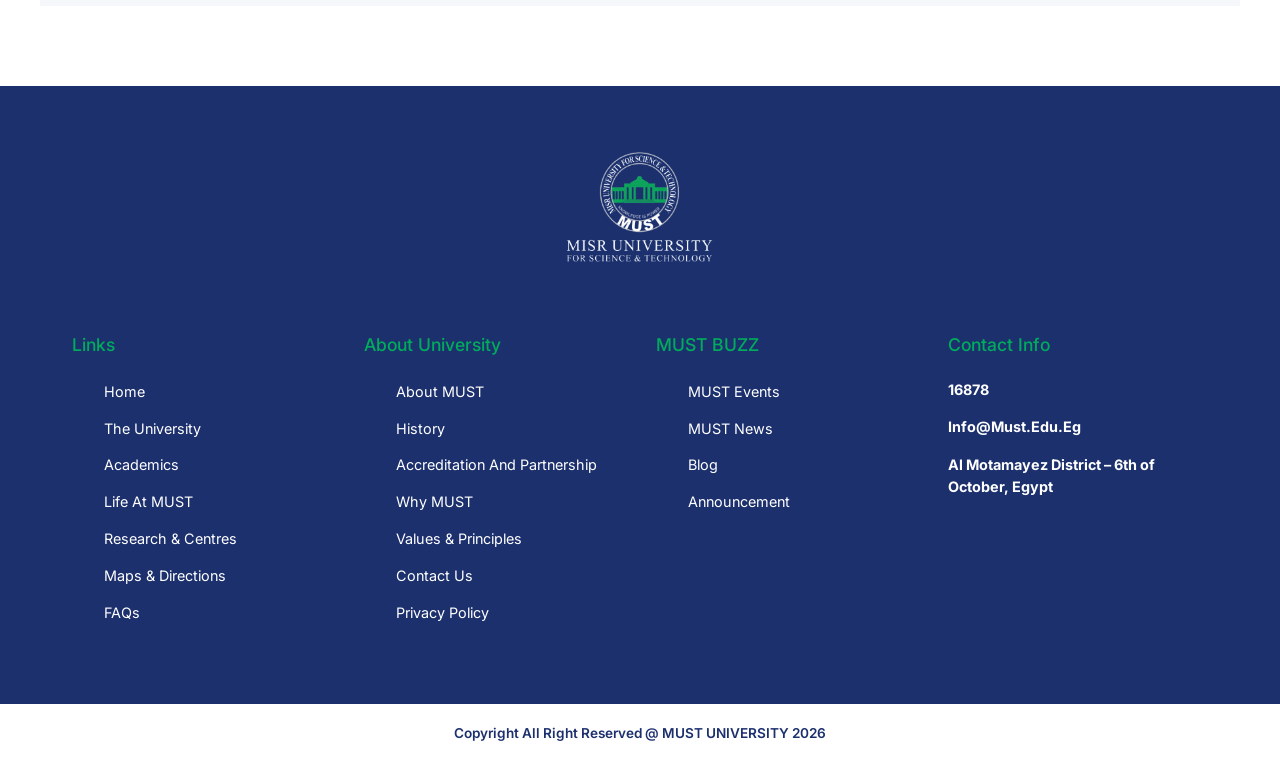
<file: month.html>
<!DOCTYPE html>
<html lang="en">
<head>
    <meta charset="UTF-8">
    <meta name="viewport" content="width=device-width, initial-scale=1.0">
    <title>MUST Student Activities Hub</title>
    <link href="https://cdnjs.cloudflare.com/ajax/libs/font-awesome/6.0.0/css/all.min.css" rel="stylesheet">
    <style>
        @import url('https://fonts.googleapis.com/css2?family=Inter:wght@300;400;600;700&display=swap');

        :root {
            /* MUST Official Colors */
            --primary: rgb(28, 48, 110);   /* MUST Blue */
            --secondary: rgb(0, 172, 92);  /* MUST Green */
            --primary-light: rgba(28, 48, 110, 0.1);
            --secondary-light: rgba(0, 172, 92, 0.1);
            --secondary-hover: rgb(0, 145, 75);
            
            --bg-light: #F8FAFC;
            --white: #FFFFFF;
            --text-dark: #1E293B;
            --text-gray: #64748B;
            --shadow: 0 4px 6px -1px rgba(0, 0, 0, 0.1), 0 2px 4px -1px rgba(0, 0, 0, 0.06);
            --shadow-lg: 0 10px 15px -3px rgba(0, 0, 0, 0.1), 0 4px 6px -2px rgba(0, 0, 0, 0.05);
            --transition: all 0.3s ease;
        }

        * { margin: 0; padding: 0; box-sizing: border-box; font-family: 'Inter', sans-serif; }
        body { background-color: var(--bg-light); color: var(--text-dark); line-height: 1.6; }

        /* Announcement Ticker */
        .announcement-bar {
            background-color: var(--secondary);
            color: var(--white);
            padding: 0.4rem 0;
            overflow: hidden;
            position: relative;
            display: flex;
            align-items: center;
            font-size: 0.9rem;
            font-weight: 600;
        }
        .marquee {
            white-space: nowrap;
            animation: marquee 25s linear infinite;
            padding-left: 100%;
        }
        @keyframes marquee {
            0% { transform: translateX(0); }
            100% { transform: translateX(-100%); }
        }

        /* ------------------ NAVBAR ------------------ */
        header {
            background-color: var(--primary);
            color: var(--white);
            position: sticky;
            top: 0;
            z-index: 1000;
            box-shadow: var(--shadow);
        }
        nav {
            max-width: 1400px;
            margin: 0 auto;
            padding: 0.5rem 2rem; /* Reduced padding slightly to accommodate logo */
            display: flex;
            justify-content: space-between;
            align-items: center;
        }
        
        .logo {
            text-decoration: none;
            display: flex;
            align-items: center;
        }
        
        /* New Logo CSS for Header */
        .Uni-logo {
            height: 100px; /* Adjust height here for Navbar */
            width: auto;
            object-fit: contain;
        }

        .nav-links { 
            display: flex; 
            gap: 1.8rem; 
            list-style: none; 
            align-items: center;
        }
        .nav-links a {
            text-decoration: none;
            color: var(--white);
            font-weight: 600;
            font-size: 1rem;
            transition: var(--transition);
        }
        .nav-links a:hover { color: var(--secondary); }

        .nav-icons {
            display: flex;
            align-items: center;
            gap: 1.5rem;
            font-size: 1.2rem;
        }
        .nav-icons i, .nav-icons span {
            cursor: pointer;
            transition: var(--transition);
        }
        .nav-icons i:hover, .nav-icons span:hover {
            color: var(--secondary);
        }
        .separator {
            color: rgba(255, 255, 255, 0.4);
            font-weight: 300;
        }

        /* Buttons */
        .btn {
            background-color: var(--secondary);
            color: var(--white);
            padding: 0.8rem 1.8rem;
            border-radius: 8px;
            text-decoration: none;
            font-weight: 600;
            border: none;
            cursor: pointer;
            transition: var(--transition);
            display: inline-block;
        }
        .btn:hover {
            background-color: var(--secondary-hover);
            transform: translateY(-2px);
            box-shadow: 0 4px 12px rgba(0, 172, 92, 0.3);
        }

        /* Hero Carousel */
        .carousel-container {
            max-width: 1200px;
            margin: 2rem auto 4rem;
            position: relative;
            height: 450px;
            border-radius: 20px;
            overflow: hidden;
            box-shadow: var(--shadow-lg);
        }
        .carousel-slide {
            position: absolute;
            top: 0; left: 0; width: 100%; height: 100%;
            opacity: 0;
            transition: opacity 0.5s ease-in-out;
            display: flex;
            align-items: center;
            padding: 4rem;
            background-size: cover;
            background-position: center;
        }
        .carousel-slide::before {
            content: '';
            position: absolute;
            top: 0; left: 0; right: 0; bottom: 0;
            background: linear-gradient(to right, rgba(28, 48, 110, 0.9) 0%, rgba(28, 48, 110, 0.4) 100%);
            z-index: 1;
        }
        .carousel-slide.active { opacity: 1; z-index: 2; }
        .slide-content {
            position: relative;
            z-index: 3;
            max-width: 600px;
            color: var(--white);
        }
        .slide-badge {
            background-color: var(--secondary);
            color: white;
            padding: 0.4rem 1rem;
            border-radius: 20px;
            font-size: 0.8rem;
            font-weight: 700;
            display: inline-block;
            margin-bottom: 1rem;
            text-transform: uppercase;
            letter-spacing: 1px;
        }
        .slide-content h1 { font-size: 3rem; margin-bottom: 1rem; line-height: 1.2; }
        .slide-content p { font-size: 1.1rem; margin-bottom: 2rem; opacity: 0.9; }
        
        .carousel-controls {
            position: absolute; bottom: 2rem; right: 4rem; z-index: 3; display: flex; gap: 1rem;
        }
        .control-btn {
            background: rgba(255, 255, 255, 0.2); border: 2px solid white; color: white;
            width: 40px; height: 40px; border-radius: 50%; cursor: pointer;
            display: flex; justify-content: center; align-items: center; transition: var(--transition);
        }
        .control-btn:hover { background: var(--secondary); border-color: var(--secondary); }

        /* Sections */
        section { max-width: 1200px; margin: 5rem auto; padding: 0 2rem; }
        .section-header { margin-bottom: 2.5rem; }
        .section-header h2 { font-size: 2rem; color: var(--primary); margin-bottom: 0.5rem; }
        .section-header p { color: var(--text-gray); }

        /* Categories */
        .categories { display: grid; grid-template-columns: repeat(5, 1fr); gap: 1.5rem; }
        .category-card {
            background: var(--white); padding: 2rem 1rem; border-radius: 16px; text-align: center;
            box-shadow: var(--shadow); transition: var(--transition); border: 1px solid #E2E8F0;
            cursor: pointer; display: flex; flex-direction: column; align-items: center; gap: 1rem;
        }
        .category-icon {
            width: 60px; height: 60px; background-color: var(--secondary-light); border-radius: 50%;
            display: flex; justify-content: center; align-items: center; transition: var(--transition);
        }
        .category-icon i { font-size: 1.5rem; color: var(--secondary); }
        .category-card h3 { color: var(--primary); font-size: 1.1rem; }
        .category-card:hover { transform: translateY(-5px); border-color: var(--secondary); box-shadow: var(--shadow-lg); }
        .category-card:hover .category-icon { background-color: var(--secondary); }
        .category-card:hover .category-icon i { color: var(--white); }

        /* Events Grid */
        .grid { display: grid; grid-template-columns: repeat(auto-fit, minmax(350px, 1fr)); gap: 2rem; }
        .card {
            background: var(--white); border-radius: 16px; overflow: hidden;
            box-shadow: var(--shadow); border: 1px solid #E2E8F0; display: flex; flex-direction: column;
        }
        .card-date-box {
            position: absolute; top: 1rem; left: 1rem; background: var(--white); padding: 0.5rem;
            border-radius: 8px; text-align: center; min-width: 60px; box-shadow: var(--shadow);
        }
        .card-date-box .day { display: block; font-size: 1.5rem; font-weight: 700; color: var(--primary); line-height: 1; }
        .card-date-box .month { display: block; font-size: 0.8rem; color: var(--secondary); font-weight: 600; text-transform: uppercase; }
        .card-img { height: 200px; position: relative; background-color: var(--primary-light); background-size: cover; background-position: center; }
        .card-content { padding: 1.5rem; flex-grow: 1; display: flex; flex-direction: column; }
        .tag {
            background-color: var(--primary-light); color: var(--primary);
            padding: 0.3rem 0.8rem; border-radius: 6px; font-size: 0.8rem; font-weight: 700;
            display: inline-block; margin-bottom: 1rem; width: fit-content;
        }
        .card-title { font-size: 1.25rem; font-weight: 700; margin-bottom: 1rem; color: var(--primary); }
        .card-info { display: flex; align-items: center; gap: 10px; color: var(--text-gray); font-size: 0.9rem; margin-bottom: 0.5rem; }
        .card-info i { color: var(--secondary); width: 16px; text-align: center; }
        .card-footer { display: flex; justify-content: space-between; align-items: center; border-top: 1px solid #E2E8F0; padding-top: 1.2rem; margin-top: auto; }

        /* ------------------ FOOTER ------------------ */
        footer {
            background-color: var(--primary);
            color: var(--white);
            padding-top: 4rem;
            margin-top: 5rem;
        }
        .footer-logo-center {
            text-align: center;
            margin-bottom: 4rem;
        }
        
        /* New Logo CSS for Footer */
        .footer-brand-logo {
            height: 120px; /* Adjust this value to make the footer logo bigger/smaller */
            width: auto;
            margin: 0 auto;
            display: block;
        }

        .footer-grid {
            max-width: 1200px;
            margin: 0 auto;
            display: grid;
            grid-template-columns: repeat(4, 1fr);
            gap: 2rem;
            padding: 0 2rem 4rem 2rem;
        }
        .footer-col h4 {
            color: var(--secondary);
            font-size: 1.1rem;
            margin-bottom: 1.5rem;
        }
        .footer-col ul { list-style: none; }
        .footer-col ul li { margin-bottom: 0.8rem; }
        .footer-col ul li a {
            color: var(--white);
            text-decoration: none;
            font-size: 0.9rem;
            transition: var(--transition);
        }
        .footer-col ul li a:hover { color: var(--secondary); }
        .footer-col p {
            color: var(--white);
            font-size: 0.9rem;
            font-weight: 700;
            margin-bottom: 1rem;
        }
        .footer-bottom {
            background-color: var(--white);
            color: var(--primary);
            text-align: center;
            padding: 1.2rem;
            font-size: 0.85rem;
            font-weight: 600;
        }

        /* Responsive */
        @media (max-width: 1024px) {
            .nav-links { display: none; } /* Hide links on smaller screens */
            .categories { grid-template-columns: repeat(3, 1fr); }
            .footer-grid { grid-template-columns: repeat(2, 1fr); }
        }
        @media (max-width: 768px) {
            .categories { grid-template-columns: repeat(2, 1fr); }
            .footer-grid { grid-template-columns: 1fr; text-align: center; }
        }
    </style>
    <link rel="stylesheet" href="css/bootstrap.min.css">
    <link rel="stylesheet" href="css/style.css">
</head>
<body>

    <div class="announcement-bar ">
        <div class="marquee">
            <span>
                🏆 MUST wins 1st place in the National Universities Hackathon! &nbsp;&nbsp;&nbsp;&nbsp; | &nbsp;&nbsp;&nbsp;&nbsp; 
                ⏰ Reminder: Registration for the Luxor Trip closes this Thursday! &nbsp;&nbsp;&nbsp;&nbsp; | &nbsp;&nbsp;&nbsp;&nbsp; 
                🎭 Auditions for the University Theater Club open on March 15th. 
            </span>
        </div>
    </div>

    <header>
        <nav>
            <a href="#" class="logo">
                <img src="LoGo.png" alt="MUST Logo" class="Uni-logo">
            </a>
            
            <ul class="nav-links">
                <li><a href="index.html">The University</a></li>
                <li><a href="#news">News</a></li>
                <li><a href="#event">Events</a></li>
                <li><a href="#">Youth Care</a></li>
                <li><a href="#">Students Service</a></li>
                <li><a href="clubs.html">About</a></li>
                <li><a href="#">Contact</a></li>
            </ul>

            <div class="nav-icons">
                <i class="fa-regular fa-sun" title="Light/Dark Mode"></i>
                <span class="separator">|</span>
                <span style="font-family: Arial, sans-serif; font-weight: bold; font-size: 1.4rem;" title="Arabic">ع</span>
                <i class="fa-solid fa-bars" style="font-size: 1.5rem;" title="Menu"></i>
            </div>
        </nav>
    </header>

  



<section id="event" class="must-events">

<div class="section-header">
<h2>This Month</h2>

</div>

<div class="must-events-container">

<div class="must-event-card">
<div class="event-img">
<img src="event1.png">
<div class="event-date">
<span>03</span>
<p>Nov</p>
</div>
</div>

<div class="event-content">
<h3>The College of Nursing announces the upcoming workshop.</h3>

<div class="event-meta">
<span><i class="fa-regular fa-clock"></i> 11:00 AM</span>
<span><i class="fa-solid fa-location-dot"></i> Nursing Hall</span>
</div>

<p>The College of Nursing announces the upcoming workshop.</p>

</div>
</div>


<div class="must-event-card">
<div class="event-img">
<img src="event2.png">
<div class="event-date">
<span>06</span>
<p>Nov</p>
</div>
</div>

<div class="event-content">
<h3>IT Conference</h3>

<div class="event-meta">
<span><i class="fa-regular fa-clock"></i> 5:00 PM</span>
<span><i class="fa-solid fa-location-dot"></i> IT Building</span>
</div>

<p>Conference organized by the Faculty of Information Technology.</p>

</div>
</div>


<div class="must-event-card">
<div class="event-img">
<img src="event3.png">
<div class="event-date">
<span>09</span>
<p>Dec</p>
</div>
</div>

<div class="event-content">
<h3>Annual Scientific Day</h3>

<div class="event-meta">
<span><i class="fa-regular fa-clock"></i> 10:00 AM</span>
<span><i class="fa-solid fa-location-dot"></i> BioTech Hall</span>
</div>

<p>Annual scientific day of the College of Biotechnology.</p>

</div>
</div>


<div class="must-event-card">
<div class="event-img">
<img src="event4.jpeg">
<div class="event-date">
<span>04</span>
<p>Feb</p>
</div>
</div>

<div class="event-content">
<h3>Leadership Seminar</h3>

<div class="event-meta">
<span><i class="fa-regular fa-clock"></i> 9:30 AM</span>
<span><i class="fa-solid fa-location-dot"></i> Main Hall</span>
</div>

<p>Leadership seminar organized with international partners.</p>

</div>
</div>

<div class="must-event-card">
<div class="event-img">
<img src="event1.png">
<div class="event-date">
<span>03</span>
<p>Nov</p>
</div>
</div>

<div class="event-content">
<h3>The College of Nursing announces the upcoming workshop.</h3>

<div class="event-meta">
<span><i class="fa-regular fa-clock"></i> 11:00 AM</span>
<span><i class="fa-solid fa-location-dot"></i> Nursing Hall</span>
</div>

<p>The College of Nursing announces the upcoming workshop.</p>

</div>
</div>


<div class="must-event-card">
<div class="event-img">
<img src="event2.png">
<div class="event-date">
<span>06</span>
<p>Nov</p>
</div>
</div>

<div class="event-content">
<h3>IT Conference</h3>

<div class="event-meta">
<span><i class="fa-regular fa-clock"></i> 5:00 PM</span>
<span><i class="fa-solid fa-location-dot"></i> IT Building</span>
</div>

<p>Conference organized by the Faculty of Information Technology.</p>

</div>
</div>


<div class="must-event-card">
<div class="event-img">
<img src="event3.png">
<div class="event-date">
<span>09</span>
<p>Dec</p>
</div>
</div>

<div class="event-content">
<h3>Annual Scientific Day</h3>

<div class="event-meta">
<span><i class="fa-regular fa-clock"></i> 10:00 AM</span>
<span><i class="fa-solid fa-location-dot"></i> BioTech Hall</span>
</div>

<p>Annual scientific day of the College of Biotechnology.</p>

</div>
</div>


<div class="must-event-card">
<div class="event-img">
<img src="event4.jpeg">
<div class="event-date">
<span>04</span>
<p>Feb</p>
</div>
</div>

<div class="event-content">
<h3>Leadership Seminar</h3>

<div class="event-meta">
<span><i class="fa-regular fa-clock"></i> 9:30 AM</span>
<span><i class="fa-solid fa-location-dot"></i> Main Hall</span>
</div>

<p>Leadership seminar organized with international partners.</p>

</div>
</div>

</div>



</section>




    <footer>
        <div class="footer-logo-center">
            <img src="LoGo.png" alt="MUST Logo" class="footer-brand-logo">
        </div>

        <div class="footer-grid">
            <div class="footer-col">
                <h4>Links</h4>
                <ul>
                    <li><a href="#">Home</a></li>
                    <li><a href="#">The University</a></li>
                    <li><a href="#">Academics</a></li>
                    <li><a href="#">Life At MUST</a></li>
                    <li><a href="#">Research & Centres</a></li>
                    <li><a href="#">Maps & Directions</a></li>
                    <li><a href="#">FAQs</a></li>
                </ul>
            </div>
            <div class="footer-col">
                <h4>About University</h4>
                <ul>
                    <li><a href="#">About MUST</a></li>
                    <li><a href="#">History</a></li>
                    <li><a href="#">Accreditation And Partnership</a></li>
                    <li><a href="#">Why MUST</a></li>
                    <li><a href="#">Values & Principles</a></li>
                    <li><a href="#">Contact Us</a></li>
                    <li><a href="#">Privacy Policy</a></li>
                </ul>
            </div>
            <div class="footer-col">
                <h4>MUST BUZZ</h4>
                <ul>
                    <li><a href="#events">MUST Events</a></li>
                    <li><a href="#">MUST News</a></li>
                    <li><a href="#">Blog</a></li>
                    <li><a href="#">Announcement</a></li>
                </ul>
            </div>
            <div class="footer-col">
                <h4>Contact Info</h4>
                <p>16878</p>
                <p>Info@Must.Edu.Eg</p>
                <p>Al Motamayez District – 6th of October, Egypt</p>
            </div>
        </div>

        <div class="footer-bottom">
            Copyright All Right Reserved @ MUST UNIVERSITY 2026
        </div>
    </footer>
    <script>
        let currentSlide = 0;
        const slides = document.querySelectorAll('.carousel-slide');
        function showSlide(index) {
            slides.forEach(slide => slide.classList.remove('active'));
            slides[index].classList.add('active');
        }
        function nextSlide() {
            currentSlide = (currentSlide + 1) % slides.length;
            showSlide(currentSlide);
        }
        function prevSlide() {
            currentSlide = (currentSlide - 1 + slides.length) % slides.length;
            showSlide(currentSlide);
        }
      
    </script>
    <script src="js/script.js"></script>
</body>
</html>
</file>
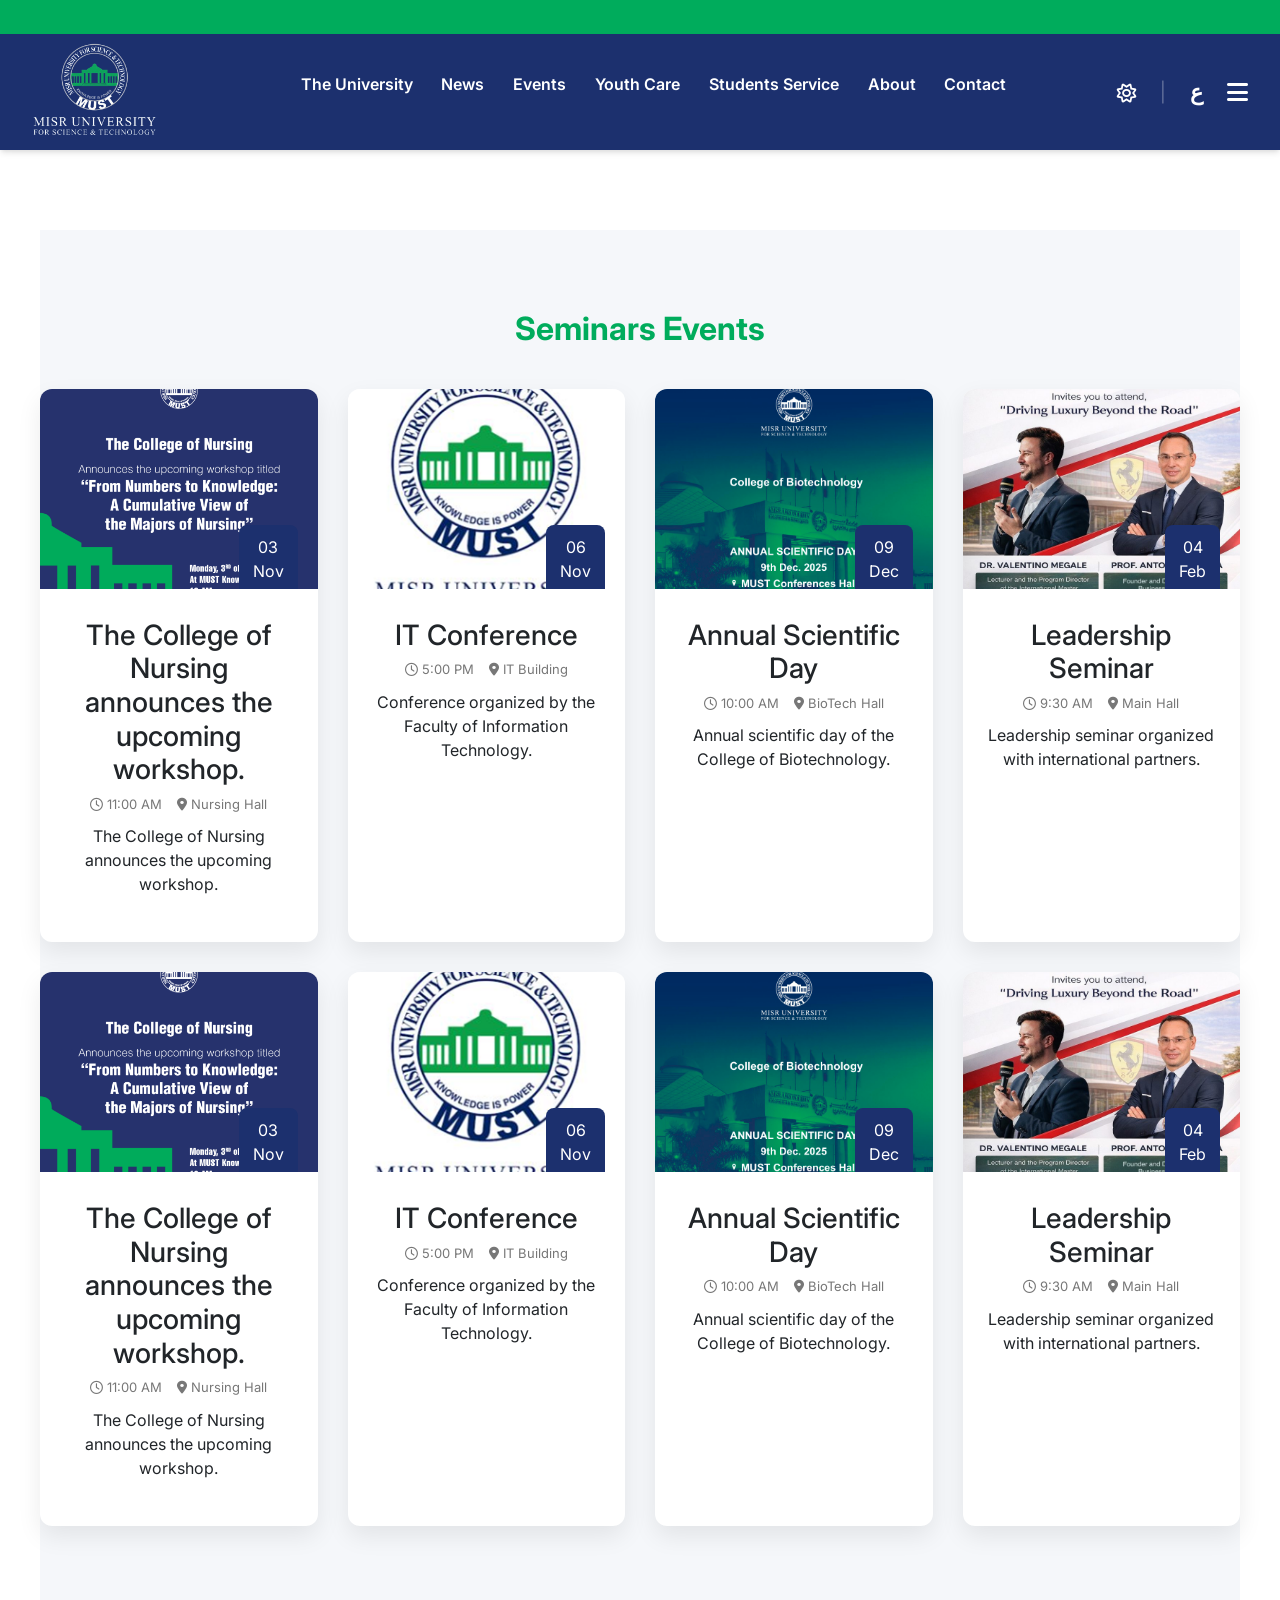
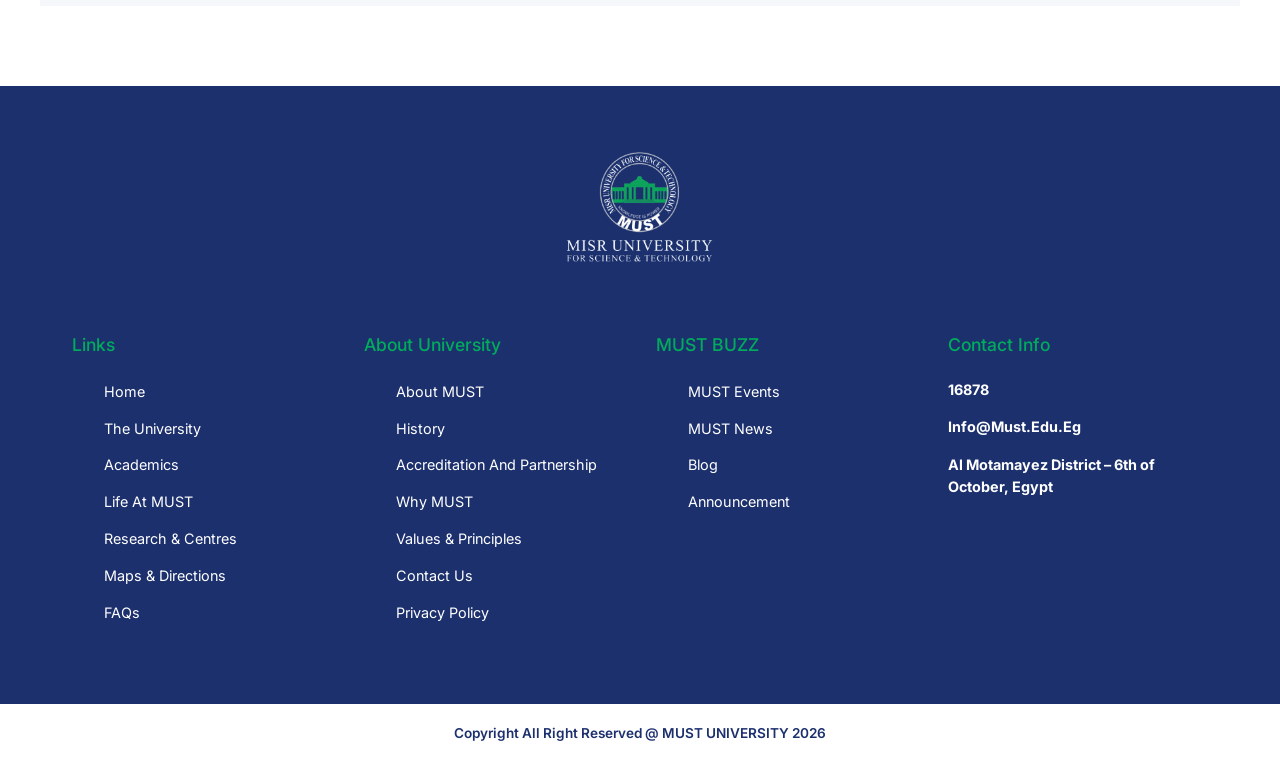
<file: seminars.html>
<!DOCTYPE html>
<html lang="en">
<head>
    <meta charset="UTF-8">
    <meta name="viewport" content="width=device-width, initial-scale=1.0">
    <title>MUST Student Activities Hub</title>
    <link href="https://cdnjs.cloudflare.com/ajax/libs/font-awesome/6.0.0/css/all.min.css" rel="stylesheet">
    <style>
        @import url('https://fonts.googleapis.com/css2?family=Inter:wght@300;400;600;700&display=swap');

        :root {
            /* MUST Official Colors */
            --primary: rgb(28, 48, 110);   /* MUST Blue */
            --secondary: rgb(0, 172, 92);  /* MUST Green */
            --primary-light: rgba(28, 48, 110, 0.1);
            --secondary-light: rgba(0, 172, 92, 0.1);
            --secondary-hover: rgb(0, 145, 75);
            
            --bg-light: #F8FAFC;
            --white: #FFFFFF;
            --text-dark: #1E293B;
            --text-gray: #64748B;
            --shadow: 0 4px 6px -1px rgba(0, 0, 0, 0.1), 0 2px 4px -1px rgba(0, 0, 0, 0.06);
            --shadow-lg: 0 10px 15px -3px rgba(0, 0, 0, 0.1), 0 4px 6px -2px rgba(0, 0, 0, 0.05);
            --transition: all 0.3s ease;
        }

        * { margin: 0; padding: 0; box-sizing: border-box; font-family: 'Inter', sans-serif; }
        body { background-color: var(--bg-light); color: var(--text-dark); line-height: 1.6; }

        /* Announcement Ticker */
        .announcement-bar {
            background-color: var(--secondary);
            color: var(--white);
            padding: 0.4rem 0;
            overflow: hidden;
            position: relative;
            display: flex;
            align-items: center;
            font-size: 0.9rem;
            font-weight: 600;
        }
        .marquee {
            white-space: nowrap;
            animation: marquee 25s linear infinite;
            padding-left: 100%;
        }
        @keyframes marquee {
            0% { transform: translateX(0); }
            100% { transform: translateX(-100%); }
        }

        /* ------------------ NAVBAR ------------------ */
        header {
            background-color: var(--primary);
            color: var(--white);
            position: sticky;
            top: 0;
            z-index: 1000;
            box-shadow: var(--shadow);
        }
        nav {
            max-width: 1400px;
            margin: 0 auto;
            padding: 0.5rem 2rem; /* Reduced padding slightly to accommodate logo */
            display: flex;
            justify-content: space-between;
            align-items: center;
        }
        
        .logo {
            text-decoration: none;
            display: flex;
            align-items: center;
        }
        
        /* New Logo CSS for Header */
        .Uni-logo {
            height: 100px; /* Adjust height here for Navbar */
            width: auto;
            object-fit: contain;
        }

        .nav-links { 
            display: flex; 
            gap: 1.8rem; 
            list-style: none; 
            align-items: center;
        }
        .nav-links a {
            text-decoration: none;
            color: var(--white);
            font-weight: 600;
            font-size: 1rem;
            transition: var(--transition);
        }
        .nav-links a:hover { color: var(--secondary); }

        .nav-icons {
            display: flex;
            align-items: center;
            gap: 1.5rem;
            font-size: 1.2rem;
        }
        .nav-icons i, .nav-icons span {
            cursor: pointer;
            transition: var(--transition);
        }
        .nav-icons i:hover, .nav-icons span:hover {
            color: var(--secondary);
        }
        .separator {
            color: rgba(255, 255, 255, 0.4);
            font-weight: 300;
        }

        /* Buttons */
        .btn {
            background-color: var(--secondary);
            color: var(--white);
            padding: 0.8rem 1.8rem;
            border-radius: 8px;
            text-decoration: none;
            font-weight: 600;
            border: none;
            cursor: pointer;
            transition: var(--transition);
            display: inline-block;
        }
        .btn:hover {
            background-color: var(--secondary-hover);
            transform: translateY(-2px);
            box-shadow: 0 4px 12px rgba(0, 172, 92, 0.3);
        }

        /* Hero Carousel */
        .carousel-container {
            max-width: 1200px;
            margin: 2rem auto 4rem;
            position: relative;
            height: 450px;
            border-radius: 20px;
            overflow: hidden;
            box-shadow: var(--shadow-lg);
        }
        .carousel-slide {
            position: absolute;
            top: 0; left: 0; width: 100%; height: 100%;
            opacity: 0;
            transition: opacity 0.5s ease-in-out;
            display: flex;
            align-items: center;
            padding: 4rem;
            background-size: cover;
            background-position: center;
        }
        .carousel-slide::before {
            content: '';
            position: absolute;
            top: 0; left: 0; right: 0; bottom: 0;
            background: linear-gradient(to right, rgba(28, 48, 110, 0.9) 0%, rgba(28, 48, 110, 0.4) 100%);
            z-index: 1;
        }
        .carousel-slide.active { opacity: 1; z-index: 2; }
        .slide-content {
            position: relative;
            z-index: 3;
            max-width: 600px;
            color: var(--white);
        }
        .slide-badge {
            background-color: var(--secondary);
            color: white;
            padding: 0.4rem 1rem;
            border-radius: 20px;
            font-size: 0.8rem;
            font-weight: 700;
            display: inline-block;
            margin-bottom: 1rem;
            text-transform: uppercase;
            letter-spacing: 1px;
        }
        .slide-content h1 { font-size: 3rem; margin-bottom: 1rem; line-height: 1.2; }
        .slide-content p { font-size: 1.1rem; margin-bottom: 2rem; opacity: 0.9; }
        
        .carousel-controls {
            position: absolute; bottom: 2rem; right: 4rem; z-index: 3; display: flex; gap: 1rem;
        }
        .control-btn {
            background: rgba(255, 255, 255, 0.2); border: 2px solid white; color: white;
            width: 40px; height: 40px; border-radius: 50%; cursor: pointer;
            display: flex; justify-content: center; align-items: center; transition: var(--transition);
        }
        .control-btn:hover { background: var(--secondary); border-color: var(--secondary); }

        /* Sections */
        section { max-width: 1200px; margin: 5rem auto; padding: 0 2rem; }
        .section-header { margin-bottom: 2.5rem; }
        .section-header h2 { font-size: 2rem; color: var(--primary); margin-bottom: 0.5rem; }
        .section-header p { color: var(--text-gray); }

        /* Categories */
        .categories { display: grid; grid-template-columns: repeat(5, 1fr); gap: 1.5rem; }
        .category-card {
            background: var(--white); padding: 2rem 1rem; border-radius: 16px; text-align: center;
            box-shadow: var(--shadow); transition: var(--transition); border: 1px solid #E2E8F0;
            cursor: pointer; display: flex; flex-direction: column; align-items: center; gap: 1rem;
        }
        .category-icon {
            width: 60px; height: 60px; background-color: var(--secondary-light); border-radius: 50%;
            display: flex; justify-content: center; align-items: center; transition: var(--transition);
        }
        .category-icon i { font-size: 1.5rem; color: var(--secondary); }
        .category-card h3 { color: var(--primary); font-size: 1.1rem; }
        .category-card:hover { transform: translateY(-5px); border-color: var(--secondary); box-shadow: var(--shadow-lg); }
        .category-card:hover .category-icon { background-color: var(--secondary); }
        .category-card:hover .category-icon i { color: var(--white); }

        /* Events Grid */
        .grid { display: grid; grid-template-columns: repeat(auto-fit, minmax(350px, 1fr)); gap: 2rem; }
        .card {
            background: var(--white); border-radius: 16px; overflow: hidden;
            box-shadow: var(--shadow); border: 1px solid #E2E8F0; display: flex; flex-direction: column;
        }
        .card-date-box {
            position: absolute; top: 1rem; left: 1rem; background: var(--white); padding: 0.5rem;
            border-radius: 8px; text-align: center; min-width: 60px; box-shadow: var(--shadow);
        }
        .card-date-box .day { display: block; font-size: 1.5rem; font-weight: 700; color: var(--primary); line-height: 1; }
        .card-date-box .month { display: block; font-size: 0.8rem; color: var(--secondary); font-weight: 600; text-transform: uppercase; }
        .card-img { height: 200px; position: relative; background-color: var(--primary-light); background-size: cover; background-position: center; }
        .card-content { padding: 1.5rem; flex-grow: 1; display: flex; flex-direction: column; }
        .tag {
            background-color: var(--primary-light); color: var(--primary);
            padding: 0.3rem 0.8rem; border-radius: 6px; font-size: 0.8rem; font-weight: 700;
            display: inline-block; margin-bottom: 1rem; width: fit-content;
        }
        .card-title { font-size: 1.25rem; font-weight: 700; margin-bottom: 1rem; color: var(--primary); }
        .card-info { display: flex; align-items: center; gap: 10px; color: var(--text-gray); font-size: 0.9rem; margin-bottom: 0.5rem; }
        .card-info i { color: var(--secondary); width: 16px; text-align: center; }
        .card-footer { display: flex; justify-content: space-between; align-items: center; border-top: 1px solid #E2E8F0; padding-top: 1.2rem; margin-top: auto; }

        /* ------------------ FOOTER ------------------ */
        footer {
            background-color: var(--primary);
            color: var(--white);
            padding-top: 4rem;
            margin-top: 5rem;
        }
        .footer-logo-center {
            text-align: center;
            margin-bottom: 4rem;
        }
        
        /* New Logo CSS for Footer */
        .footer-brand-logo {
            height: 120px; /* Adjust this value to make the footer logo bigger/smaller */
            width: auto;
            margin: 0 auto;
            display: block;
        }

        .footer-grid {
            max-width: 1200px;
            margin: 0 auto;
            display: grid;
            grid-template-columns: repeat(4, 1fr);
            gap: 2rem;
            padding: 0 2rem 4rem 2rem;
        }
        .footer-col h4 {
            color: var(--secondary);
            font-size: 1.1rem;
            margin-bottom: 1.5rem;
        }
        .footer-col ul { list-style: none; }
        .footer-col ul li { margin-bottom: 0.8rem; }
        .footer-col ul li a {
            color: var(--white);
            text-decoration: none;
            font-size: 0.9rem;
            transition: var(--transition);
        }
        .footer-col ul li a:hover { color: var(--secondary); }
        .footer-col p {
            color: var(--white);
            font-size: 0.9rem;
            font-weight: 700;
            margin-bottom: 1rem;
        }
        .footer-bottom {
            background-color: var(--white);
            color: var(--primary);
            text-align: center;
            padding: 1.2rem;
            font-size: 0.85rem;
            font-weight: 600;
        }

        /* Responsive */
        @media (max-width: 1024px) {
            .nav-links { display: none; } /* Hide links on smaller screens */
            .categories { grid-template-columns: repeat(3, 1fr); }
            .footer-grid { grid-template-columns: repeat(2, 1fr); }
        }
        @media (max-width: 768px) {
            .categories { grid-template-columns: repeat(2, 1fr); }
            .footer-grid { grid-template-columns: 1fr; text-align: center; }
        }
    </style>
    <link rel="stylesheet" href="css/bootstrap.min.css">
    <link rel="stylesheet" href="css/style.css">
</head>
<body>

    <div class="announcement-bar ">
        <div class="marquee">
            <span>
                🏆 MUST wins 1st place in the National Universities Hackathon! &nbsp;&nbsp;&nbsp;&nbsp; | &nbsp;&nbsp;&nbsp;&nbsp; 
                ⏰ Reminder: Registration for the Luxor Trip closes this Thursday! &nbsp;&nbsp;&nbsp;&nbsp; | &nbsp;&nbsp;&nbsp;&nbsp; 
                🎭 Auditions for the University Theater Club open on March 15th. 
            </span>
        </div>
    </div>

    <header>
        <nav>
            <a href="#" class="logo">
                <img src="LoGo.png" alt="MUST Logo" class="Uni-logo">
            </a>
            
            <ul class="nav-links">
                <li><a href="index.html">The University</a></li>
                <li><a href="#news">News</a></li>
                <li><a href="#event">Events</a></li>
                <li><a href="#">Youth Care</a></li>
                <li><a href="#">Students Service</a></li>
                <li><a href="clubs.html">About</a></li>
                <li><a href="#">Contact</a></li>
            </ul>

            <div class="nav-icons">
                <i class="fa-regular fa-sun" title="Light/Dark Mode"></i>
                <span class="separator">|</span>
                <span style="font-family: Arial, sans-serif; font-weight: bold; font-size: 1.4rem;" title="Arabic">ع</span>
                <i class="fa-solid fa-bars" style="font-size: 1.5rem;" title="Menu"></i>
            </div>
        </nav>
    </header>

  



<section id="event" class="must-events">

<div class="section-header">
<h2>Seminars Events</h2>

</div>

<div class="must-events-container">

<div class="must-event-card">
<div class="event-img">
<img src="event1.png">
<div class="event-date">
<span>03</span>
<p>Nov</p>
</div>
</div>

<div class="event-content">
<h3>The College of Nursing announces the upcoming workshop.</h3>

<div class="event-meta">
<span><i class="fa-regular fa-clock"></i> 11:00 AM</span>
<span><i class="fa-solid fa-location-dot"></i> Nursing Hall</span>
</div>

<p>The College of Nursing announces the upcoming workshop.</p>

</div>
</div>


<div class="must-event-card">
<div class="event-img">
<img src="event2.png">
<div class="event-date">
<span>06</span>
<p>Nov</p>
</div>
</div>

<div class="event-content">
<h3>IT Conference</h3>

<div class="event-meta">
<span><i class="fa-regular fa-clock"></i> 5:00 PM</span>
<span><i class="fa-solid fa-location-dot"></i> IT Building</span>
</div>

<p>Conference organized by the Faculty of Information Technology.</p>

</div>
</div>


<div class="must-event-card">
<div class="event-img">
<img src="event3.png">
<div class="event-date">
<span>09</span>
<p>Dec</p>
</div>
</div>

<div class="event-content">
<h3>Annual Scientific Day</h3>

<div class="event-meta">
<span><i class="fa-regular fa-clock"></i> 10:00 AM</span>
<span><i class="fa-solid fa-location-dot"></i> BioTech Hall</span>
</div>

<p>Annual scientific day of the College of Biotechnology.</p>

</div>
</div>


<div class="must-event-card">
<div class="event-img">
<img src="event4.jpeg">
<div class="event-date">
<span>04</span>
<p>Feb</p>
</div>
</div>

<div class="event-content">
<h3>Leadership Seminar</h3>

<div class="event-meta">
<span><i class="fa-regular fa-clock"></i> 9:30 AM</span>
<span><i class="fa-solid fa-location-dot"></i> Main Hall</span>
</div>

<p>Leadership seminar organized with international partners.</p>

</div>
</div>

<div class="must-event-card">
<div class="event-img">
<img src="event1.png">
<div class="event-date">
<span>03</span>
<p>Nov</p>
</div>
</div>

<div class="event-content">
<h3>The College of Nursing announces the upcoming workshop.</h3>

<div class="event-meta">
<span><i class="fa-regular fa-clock"></i> 11:00 AM</span>
<span><i class="fa-solid fa-location-dot"></i> Nursing Hall</span>
</div>

<p>The College of Nursing announces the upcoming workshop.</p>

</div>
</div>


<div class="must-event-card">
<div class="event-img">
<img src="event2.png">
<div class="event-date">
<span>06</span>
<p>Nov</p>
</div>
</div>

<div class="event-content">
<h3>IT Conference</h3>

<div class="event-meta">
<span><i class="fa-regular fa-clock"></i> 5:00 PM</span>
<span><i class="fa-solid fa-location-dot"></i> IT Building</span>
</div>

<p>Conference organized by the Faculty of Information Technology.</p>

</div>
</div>


<div class="must-event-card">
<div class="event-img">
<img src="event3.png">
<div class="event-date">
<span>09</span>
<p>Dec</p>
</div>
</div>

<div class="event-content">
<h3>Annual Scientific Day</h3>

<div class="event-meta">
<span><i class="fa-regular fa-clock"></i> 10:00 AM</span>
<span><i class="fa-solid fa-location-dot"></i> BioTech Hall</span>
</div>

<p>Annual scientific day of the College of Biotechnology.</p>

</div>
</div>


<div class="must-event-card">
<div class="event-img">
<img src="event4.jpeg">
<div class="event-date">
<span>04</span>
<p>Feb</p>
</div>
</div>

<div class="event-content">
<h3>Leadership Seminar</h3>

<div class="event-meta">
<span><i class="fa-regular fa-clock"></i> 9:30 AM</span>
<span><i class="fa-solid fa-location-dot"></i> Main Hall</span>
</div>

<p>Leadership seminar organized with international partners.</p>

</div>
</div>

</div>



</section>




    <footer>
        <div class="footer-logo-center">
            <img src="LoGo.png" alt="MUST Logo" class="footer-brand-logo">
        </div>

        <div class="footer-grid">
            <div class="footer-col">
                <h4>Links</h4>
                <ul>
                    <li><a href="#">Home</a></li>
                    <li><a href="#">The University</a></li>
                    <li><a href="#">Academics</a></li>
                    <li><a href="#">Life At MUST</a></li>
                    <li><a href="#">Research & Centres</a></li>
                    <li><a href="#">Maps & Directions</a></li>
                    <li><a href="#">FAQs</a></li>
                </ul>
            </div>
            <div class="footer-col">
                <h4>About University</h4>
                <ul>
                    <li><a href="#">About MUST</a></li>
                    <li><a href="#">History</a></li>
                    <li><a href="#">Accreditation And Partnership</a></li>
                    <li><a href="#">Why MUST</a></li>
                    <li><a href="#">Values & Principles</a></li>
                    <li><a href="#">Contact Us</a></li>
                    <li><a href="#">Privacy Policy</a></li>
                </ul>
            </div>
            <div class="footer-col">
                <h4>MUST BUZZ</h4>
                <ul>
                    <li><a href="#events">MUST Events</a></li>
                    <li><a href="#">MUST News</a></li>
                    <li><a href="#">Blog</a></li>
                    <li><a href="#">Announcement</a></li>
                </ul>
            </div>
            <div class="footer-col">
                <h4>Contact Info</h4>
                <p>16878</p>
                <p>Info@Must.Edu.Eg</p>
                <p>Al Motamayez District – 6th of October, Egypt</p>
            </div>
        </div>

        <div class="footer-bottom">
            Copyright All Right Reserved @ MUST UNIVERSITY 2026
        </div>
    </footer>
    <script>
        let currentSlide = 0;
        const slides = document.querySelectorAll('.carousel-slide');
        function showSlide(index) {
            slides.forEach(slide => slide.classList.remove('active'));
            slides[index].classList.add('active');
        }
        function nextSlide() {
            currentSlide = (currentSlide + 1) % slides.length;
            showSlide(currentSlide);
        }
        function prevSlide() {
            currentSlide = (currentSlide - 1 + slides.length) % slides.length;
            showSlide(currentSlide);
        }
      
    </script>
    <script src="js/script.js"></script>
</body>
</html>
</file>
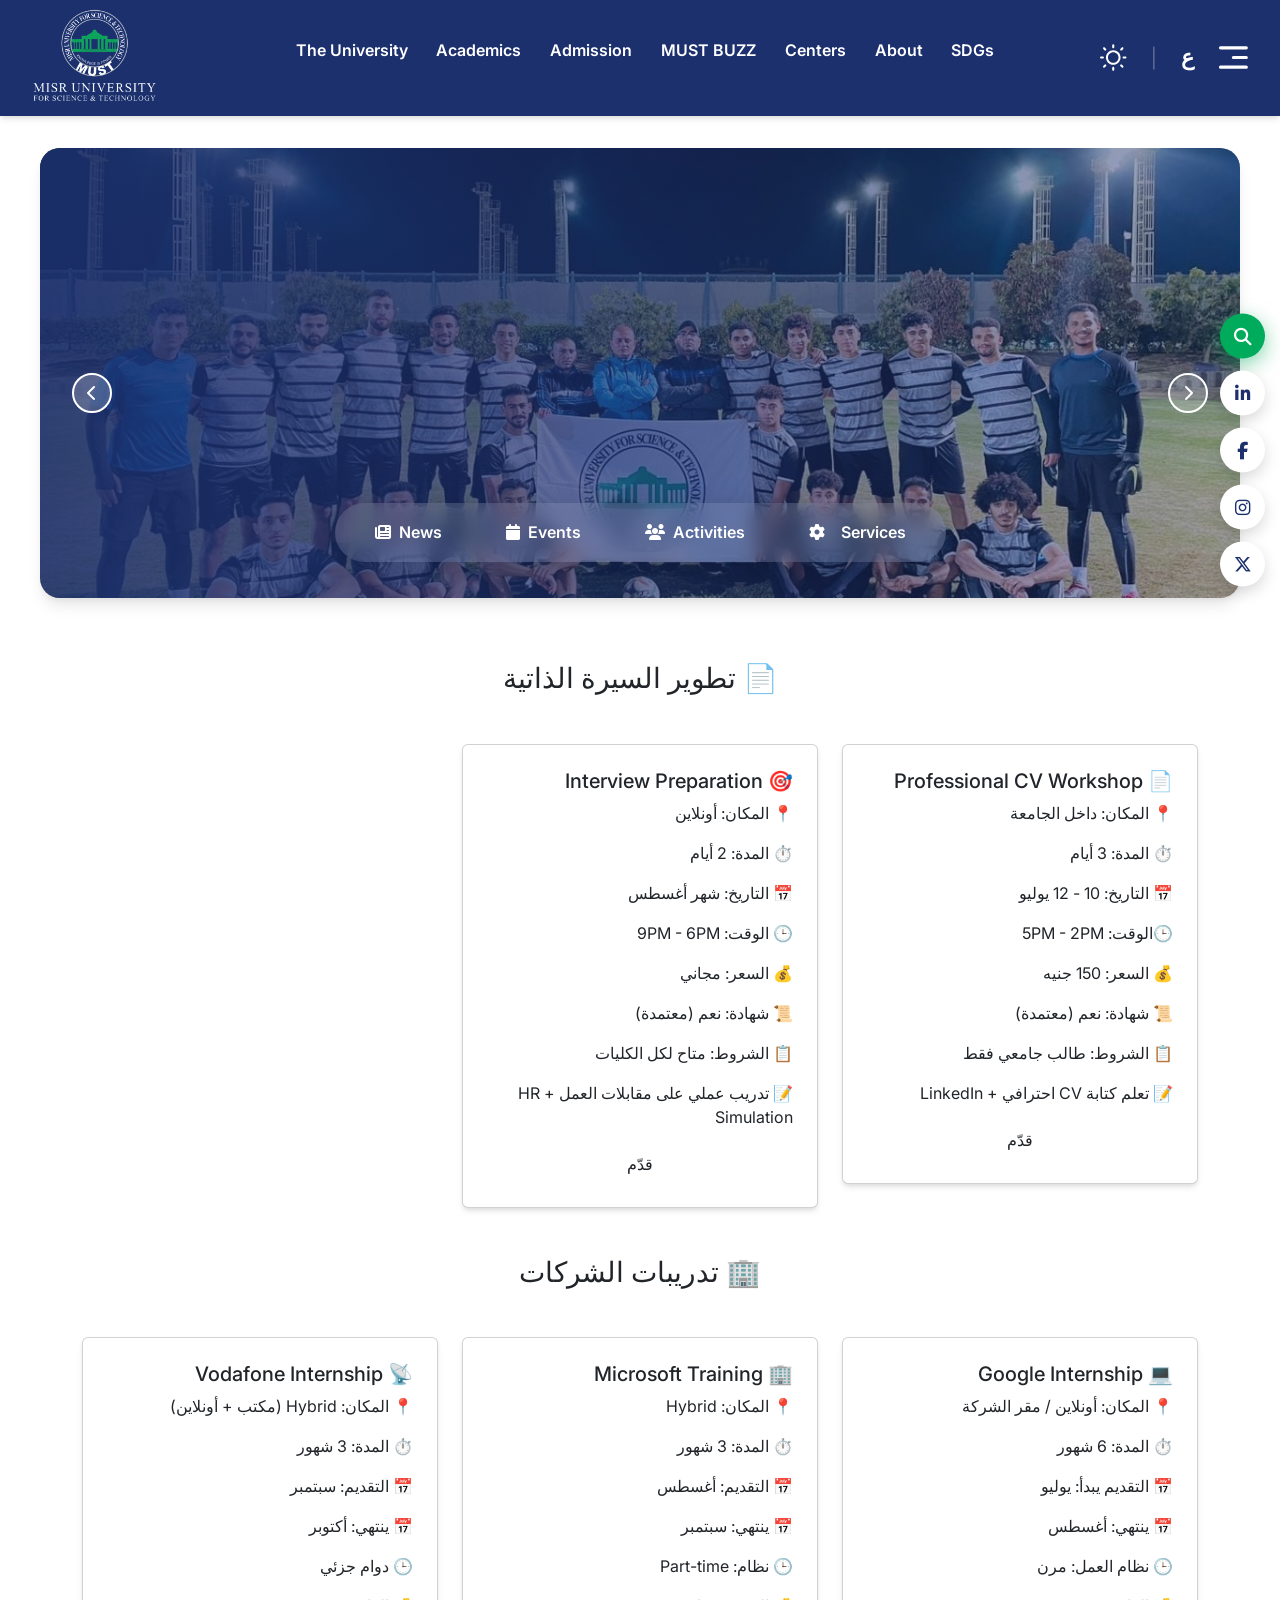
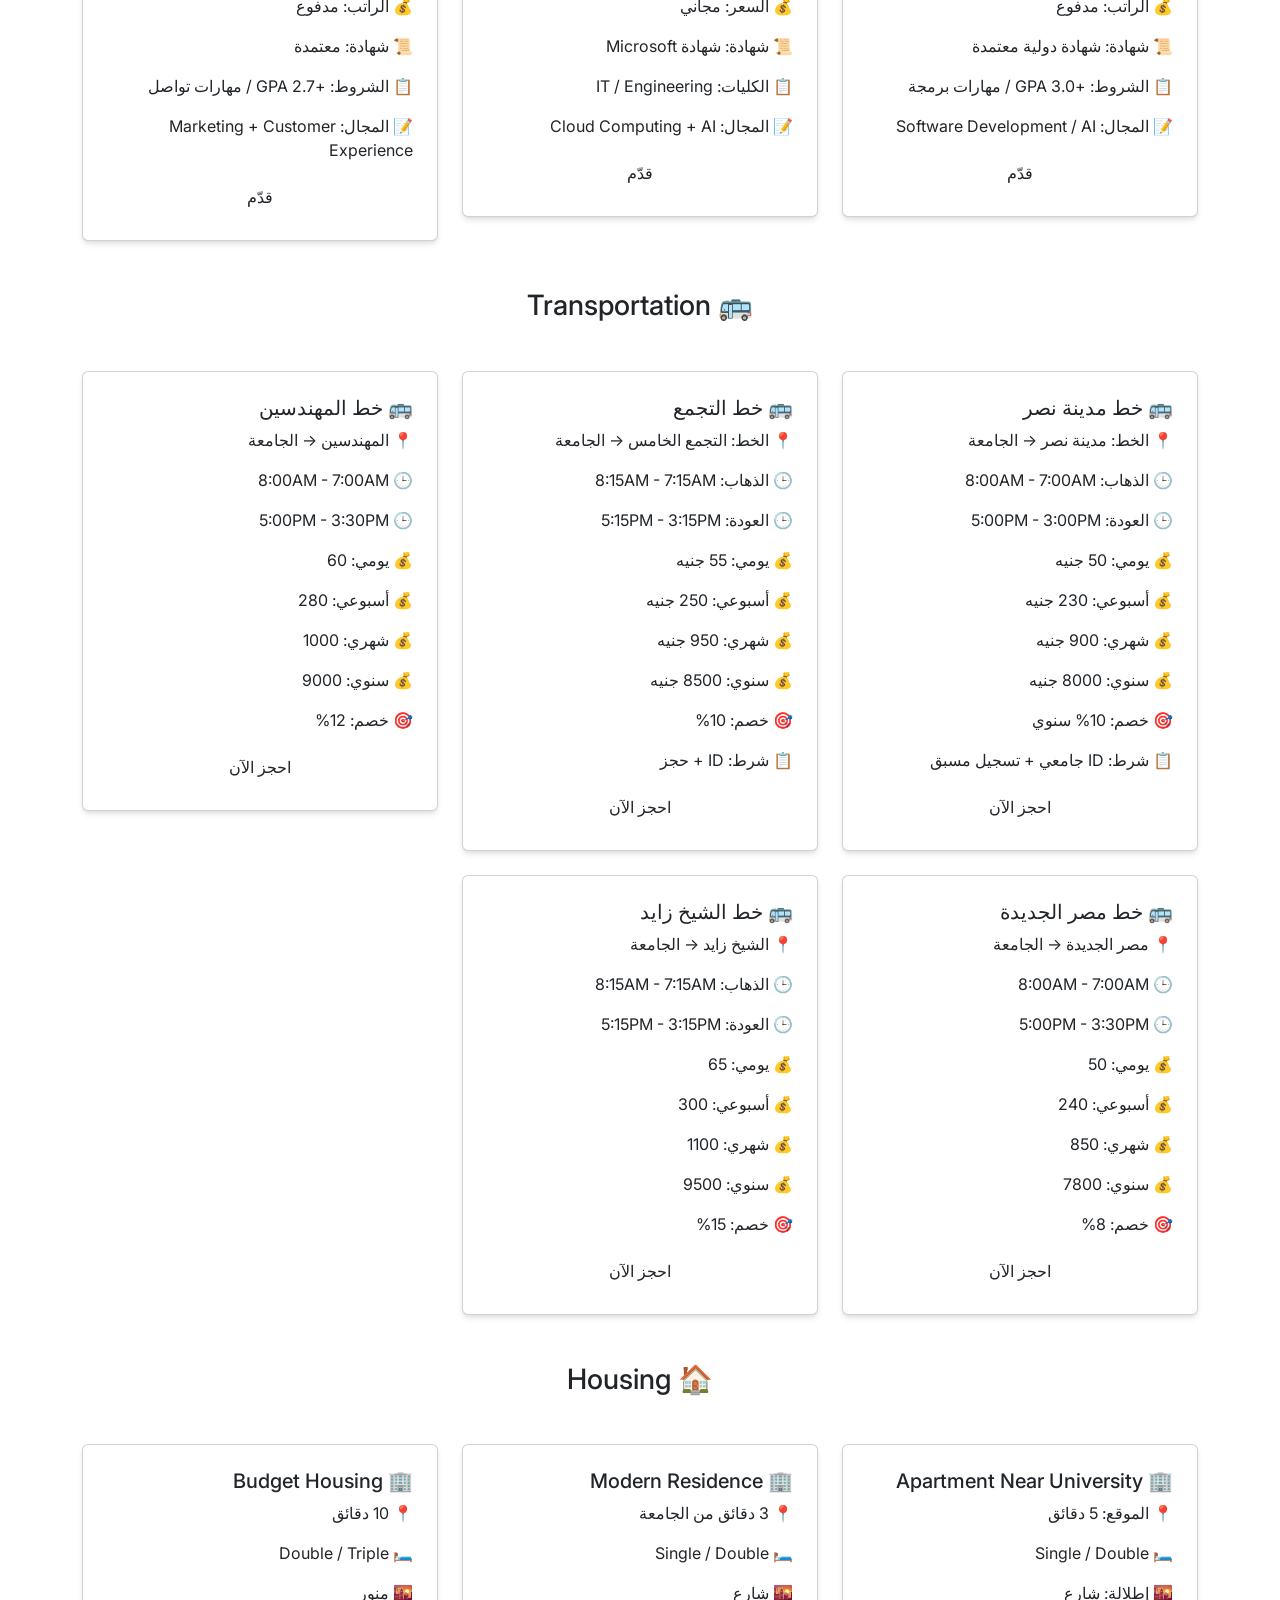
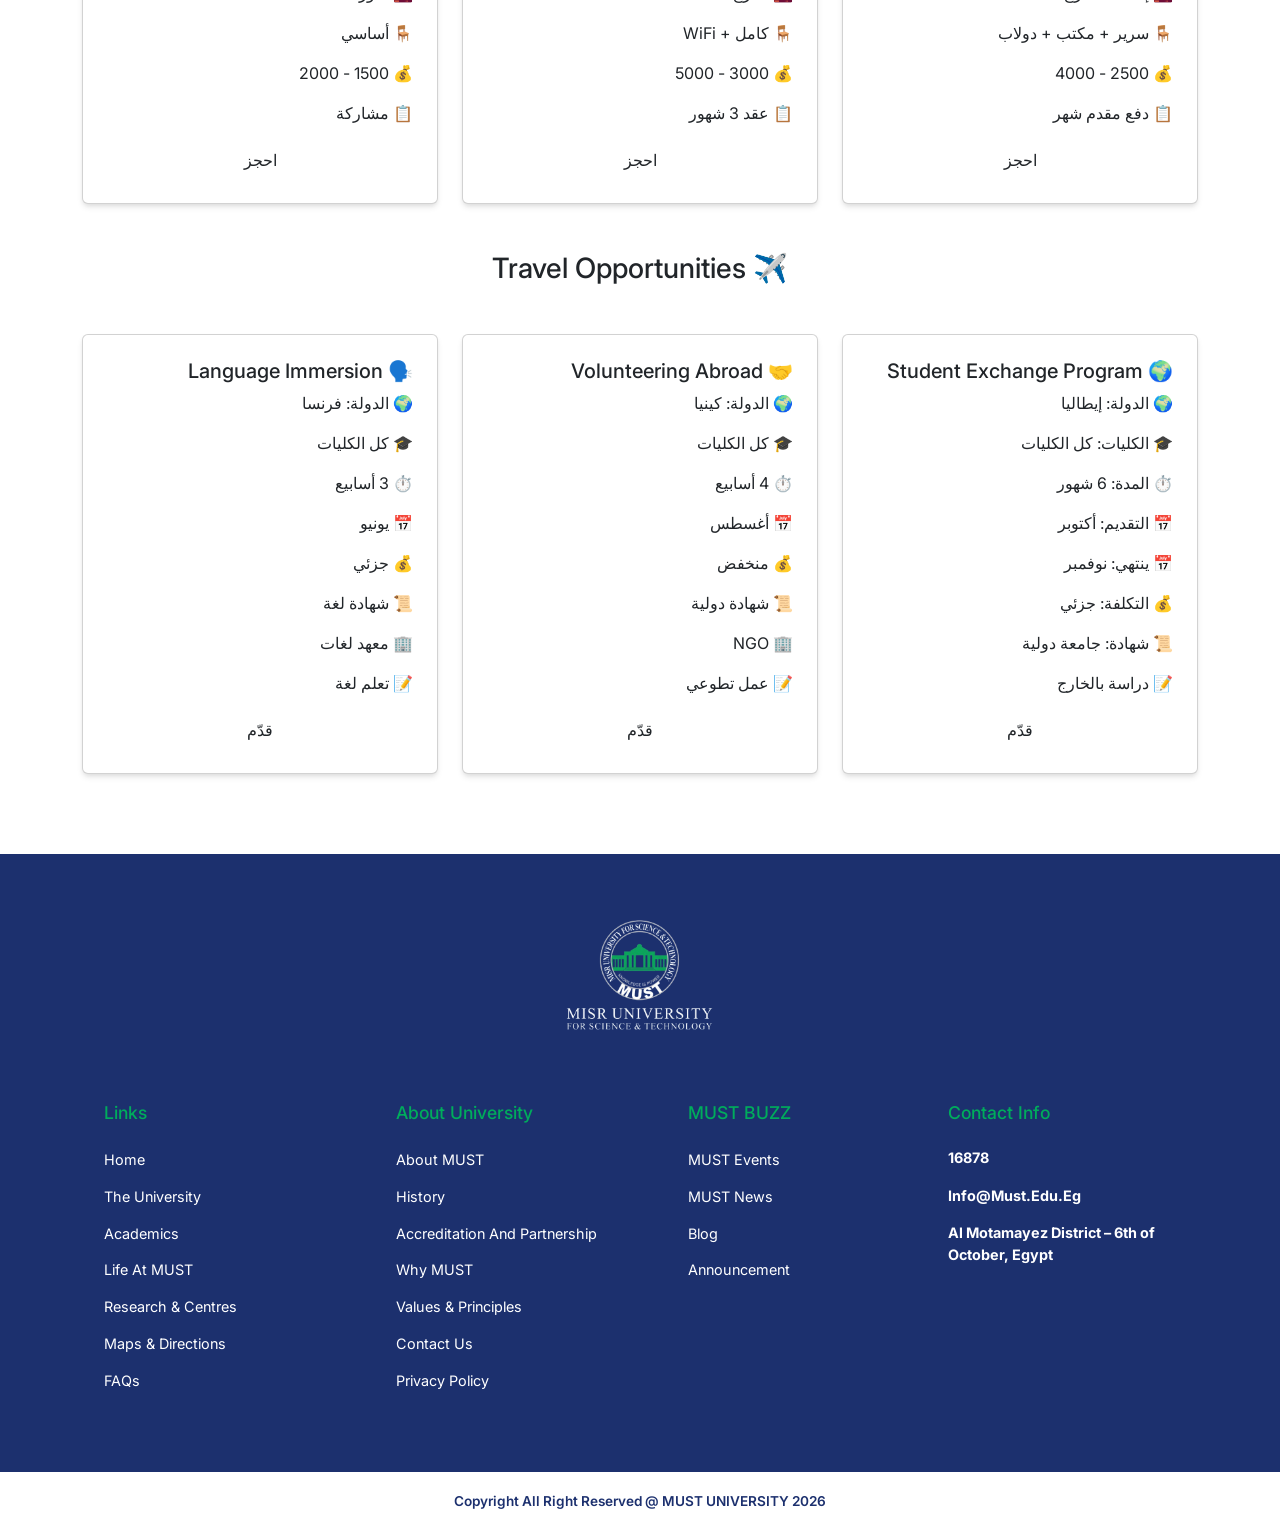
<file: serviceportal.html>
<!DOCTYPE html>
<html lang="ar" dir="ltr">

<head>
    <meta charset="UTF-8">
    <meta name="viewport" content="width=device-width, initial-scale=1.0">

    <title>الخدمات الطلابيه - MUST</title>
    <link href="https://cdn.jsdelivr.net/npm/bootstrap@5.3.0/dist/css/bootstrap.min.css" rel="stylesheet">
    <link href="https://cdnjs.cloudflare.com/ajax/libs/font-awesome/6.0.0/css/all.min.css" rel="stylesheet">
    <link href="https://cdnjs.cloudflare.com/ajax/libs/font-awesome/6.5.0/css/all.min.css" rel="stylesheet">
    <style>
        @import url('https://fonts.googleapis.com/css2?family=Inter:wght@300;400;600;700&display=swap');

        :root {
            /* MUST Official Colors */
            --primary: rgb(28, 48, 110);
            /* MUST Blue */
            --secondary: rgb(0, 172, 92);
            /* MUST Green */
            --primary-light: rgba(28, 48, 110, 0.1);
            --secondary-light: rgba(0, 172, 92, 0.1);
            --secondary-hover: rgb(0, 145, 75);

            --bg-light: #F8FAFC;
            --white: #FFFFFF;
            --text-dark: #1E293B;
            --text-gray: #64748B;
            --shadow: 0 4px 6px -1px rgba(0, 0, 0, 0.1), 0 2px 4px -1px rgba(0, 0, 0, 0.06);
            --shadow-lg: 0 10px 15px -3px rgba(0, 0, 0, 0.1), 0 4px 6px -2px rgba(0, 0, 0, 0.05);
            --transition: all 0.3s ease;
        }

        :root {
            --main-blue: #004aad;
            --main-green: #00a86b;
        }

        * {
            margin: 0;
            padding: 0;
            box-sizing: border-box;
            font-family: 'Inter', sans-serif;
        }

        body {
            background-color: var(--bg-light);
            color: var(--text-dark);
            line-height: 1.6;
        }

        /* Announcement Ticker */
        .announcement-bar {
            background-color: var(--secondary);
            color: var(--white);
            padding: 0.4rem 0;
            overflow: hidden;
            position: relative;
            display: flex;
            align-items: center;
            font-size: 0.9rem;
            font-weight: 600;
        }

        .marquee {
            white-space: nowrap;
            animation: marquee 25s linear infinite;
            padding-left: 100%;
        }

        @keyframes marquee {
            0% {
                transform: translateX(0);
            }

            100% {
                transform: translateX(-100%);
            }
        }

        /* ------------------ NAVBAR ------------------ */
        header {
            background-color: var(--primary);
            color: var(--white);
            position: sticky;
            top: 0;
            z-index: 1000;
            box-shadow: var(--shadow);
        }

        nav {
            max-width: 1400px;
            margin: 0 auto;
            padding: 0.5rem 2rem;
            /* Reduced padding slightly to accommodate logo */
            display: flex;
            justify-content: space-between;
            align-items: center;
        }

        .logo {
            text-decoration: none;
            display: flex;
            align-items: center;
        }

        /* New Logo CSS for Header */
        .Uni-logo {
            height: 100px;
            /* Adjust height here for Navbar */
            width: auto;
            object-fit: contain;
        }

        .nav-links {
            display: flex;
            gap: 1.8rem;
            list-style: none;
            align-items: center;
        }

        .nav-links a {
            text-decoration: none;
            color: var(--white);
            font-weight: 600;
            font-size: 1rem;
            transition: var(--transition);
        }

        .nav-links a:hover {
            color: var(--secondary);
        }

        .nav-icons {
            display: flex;
            align-items: center;
            gap: 1.5rem;
            font-size: 1.2rem;
        }

        .nav-icons i,
        .nav-icons span {
            cursor: pointer;
            transition: var(--transition);
        }

        .nav-icons i:hover,
        .nav-icons span:hover {
            color: var(--secondary);
        }

        .separator {
            color: rgba(255, 255, 255, 0.4);
            font-weight: 300;
        }

        /* Buttons */
        .btn {
            background-color: var(--secondary);
            color: var(--white);
            padding: 0.8rem 1.8rem;
            border-radius: 8px;
            text-decoration: none;
            font-weight: 600;
            border: none;
            cursor: pointer;
            transition: var(--transition);
            display: inline-block;
        }

        .btn:hover {
            background-color: var(--secondary-hover);
            transform: translateY(-2px);
            box-shadow: 0 4px 12px rgba(0, 172, 92, 0.3);
        }

        /* Hero Carousel */
        .carousel-container {
            max-width: 1200px;
            margin: 2rem auto 4rem;
            position: relative;
            height: 450px;
            border-radius: 20px;
            overflow: hidden;
            box-shadow: var(--shadow-lg);
        }

        .carousel-slide {
            position: absolute;
            top: 0;
            left: 0;
            width: 100%;
            height: 100%;
            opacity: 0;
            transition: opacity 0.5s ease-in-out;
            display: flex;
            align-items: center;
            padding: 4rem;
            background-size: cover;
            background-position: center;
        }

        .carousel-slide::before {
            content: '';
            position: absolute;
            top: 0;
            left: 0;
            right: 0;
            bottom: 0;
            background: linear-gradient(to right, rgba(28, 48, 110, 0.9) 0%, rgba(28, 48, 110, 0.4) 100%);
            z-index: 1;
        }

        .carousel-slide.active {
            opacity: 1;
            z-index: 2;
        }

        .slide-content {
            position: relative;
            z-index: 3;
            max-width: 600px;
            color: var(--white);
        }

        .slide-badge {
            background-color: var(--secondary);
            color: white;
            padding: 0.4rem 1rem;
            border-radius: 20px;
            font-size: 0.8rem;
            font-weight: 700;
            display: inline-block;
            margin-bottom: 1rem;
            text-transform: uppercase;
            letter-spacing: 1px;
        }

        .slide-content h1 {
            font-size: 3rem;
            margin-bottom: 1rem;
            line-height: 1.2;
        }

        .slide-content p {
            font-size: 1.1rem;
            margin-bottom: 2rem;
            opacity: 0.9;
        }

        .carousel-controls {
            position: absolute;
            top: 50%;
            left: 0;
            right: 0;
            display: flex;
            justify-content: space-between;
            padding: 0 2rem;
            z-index: 20;
            /* اعلى من slider-navbar */
        }

        .control-btn {
            background: rgba(255, 255, 255, 0.2);
            border: 2px solid white;
            color: white;
            width: 40px;
            height: 40px;
            border-radius: 50%;
            cursor: pointer;
            display: flex;
            justify-content: center;
            align-items: center;
            transition: var(--transition);
        }

        .control-btn:hover {
            background: var(--secondary);
            border-color: var(--secondary);
        }

        /* Sections */
        section {
            max-width: 1200px;
            margin: 5rem auto;
            padding: 0 2rem;
        }

        .section-header {
            margin-bottom: 2.5rem;
        }

        .section-header h2 {
            font-size: 2rem;
            color: var(--primary);
            margin-bottom: 0.5rem;
        }

        .section-header p {
            color: var(--text-gray);
        }

        /* Categories */
        .categories {
            display: grid;
            grid-template-columns: repeat(5, 1fr);
            gap: 1.5rem;
        }

        .category-card {
            background: var(--white);
            padding: 2rem 1rem;
            border-radius: 16px;
            text-align: center;
            box-shadow: var(--shadow);
            transition: var(--transition);
            border: 1px solid #E2E8F0;
            cursor: pointer;
            display: flex;
            flex-direction: column;
            align-items: center;
            gap: 1rem;
        }

        .category-icon {
            width: 60px;
            height: 60px;
            background-color: var(--secondary-light);
            border-radius: 50%;
            display: flex;
            justify-content: center;
            align-items: center;
            transition: var(--transition);
        }

        .category-icon i {
            font-size: 1.5rem;
            color: var(--secondary);
        }

        .category-card h3 {
            color: var(--primary);
            font-size: 1.1rem;
        }

        .category-card:hover {
            transform: translateY(-5px);
            border-color: var(--secondary);
            box-shadow: var(--shadow-lg);
        }

        .category-card:hover .category-icon {
            background-color: var(--secondary);
        }

        .category-card:hover .category-icon i {
            color: var(--white);
        }

        /* Events Grid */
        .grid {
            display: grid;
            grid-template-columns: repeat(auto-fit, minmax(350px, 1fr));
            gap: 2rem;
        }

        .card {
            background: var(--white);
            border-radius: 16px;
            overflow: hidden;
            box-shadow: var(--shadow);
            border: 1px solid #E2E8F0;
            display: flex;
            flex-direction: column;
        }

        .card-date-box {
            position: absolute;
            top: 1rem;
            left: 1rem;
            background: var(--white);
            padding: 0.5rem;
            border-radius: 8px;
            text-align: center;
            min-width: 60px;
            box-shadow: var(--shadow);
        }

        .card-date-box .day {
            display: block;
            font-size: 1.5rem;
            font-weight: 700;
            color: var(--primary);
            line-height: 1;
        }

        .card-date-box .month {
            display: block;
            font-size: 0.8rem;
            color: var(--secondary);
            font-weight: 600;
            text-transform: uppercase;
        }

        .card-img {
            height: 200px;
            position: relative;
            background-color: var(--primary-light);
            background-size: cover;
            background-position: center;
        }

        .card-content {
            padding: 1.5rem;
            flex-grow: 1;
            display: flex;
            flex-direction: column;
        }

        .tag {
            background-color: var(--primary-light);
            color: var(--primary);
            padding: 0.3rem 0.8rem;
            border-radius: 6px;
            font-size: 0.8rem;
            font-weight: 700;
            display: inline-block;
            margin-bottom: 1rem;
            width: fit-content;
        }

        .card-title {
            font-size: 1.25rem;
            font-weight: 700;
            margin-bottom: 1rem;
            color: var(--primary);
        }

        .card-info {
            display: flex;
            align-items: center;
            gap: 10px;
            color: var(--text-gray);
            font-size: 0.9rem;
            margin-bottom: 0.5rem;
        }

        .card-info i {
            color: var(--secondary);
            width: 16px;
            text-align: center;
        }

        .card-footer {
            display: flex;
            justify-content: space-between;
            align-items: center;
            border-top: 1px solid #E2E8F0;
            padding-top: 1.2rem;
            margin-top: auto;
        }

        /* ------------------ FOOTER ------------------ */
        footer {
            background-color: var(--primary);
            color: var(--white);
            padding-top: 4rem;
            margin-top: 5rem;
        }

        .footer-logo-center {
            text-align: center;
            margin-bottom: 4rem;
        }

        /* New Logo CSS for Footer */
        .footer-brand-logo {
            height: 120px;
            /* Adjust this value to make the footer logo bigger/smaller */
            width: auto;
            margin: 0 auto;
            display: block;
        }

        .footer-grid {
            max-width: 1200px;
            margin: 0 auto;
            display: grid;
            grid-template-columns: repeat(4, 1fr);
            gap: 2rem;
            padding: 0 2rem 4rem 2rem;
        }

        .footer-col h4 {
            color: var(--secondary);
            font-size: 1.1rem;
            margin-bottom: 1.5rem;
        }

        .footer-col ul {
            list-style: none;
        }

        .footer-col ul li {
            margin-bottom: 0.8rem;
        }

        .footer-col ul li a {
            color: var(--white);
            text-decoration: none;
            font-size: 0.9rem;
            transition: var(--transition);
        }

        .footer-col ul li a:hover {
            color: var(--secondary);
        }

        .footer-col p {
            color: var(--white);
            font-size: 0.9rem;
            font-weight: 700;
            margin-bottom: 1rem;
        }

        .footer-bottom {
            background-color: var(--white);
            color: var(--primary);
            text-align: center;
            padding: 1.2rem;
            font-size: 0.85rem;
            font-weight: 600;
        }

        /* Responsive */
        @media (max-width: 1024px) {
            .nav-links {
                display: none;
            }

            /* Hide links on smaller screens */
            .categories {
                grid-template-columns: repeat(3, 1fr);
            }

            .footer-grid {
                grid-template-columns: repeat(2, 1fr);
            }
        }

        @media (max-width: 768px) {
            .categories {
                grid-template-columns: repeat(2, 1fr);
            }

            .footer-grid {
                grid-template-columns: 1fr;
                text-align: center;
            }
        }
    </style>
    <link rel="stylesheet" href="css/bootstrap.min.css">
    <link rel="stylesheet" href="css/style.css">
</head>

<body>
    <header>
        <nav>
            <a href="#" class="logo">
                <img src="LoGo.png" alt="MUST Logo" class="Uni-logo">
            </a>

            <ul class="nav-links">
                <li><a href="index.html">The University</a></li>
                <li><a href="#">Academics</a></li>
                <li><a href="#">Admission</a></li>
                <li><a href="#">MUST BUZZ</a></li>
                <li><a href="#">Centers</a></li>
                <li><a href="Life At Must">About</a></li>
                <li><a href="#">SDGs</a></li>
            </ul>

            <div class="nav-icons">
                <svg width="27" height="27" viewBox="0 0 27 27" fill="none" xmlns="http://www.w3.org/2000/svg">
                    <path
                        d="M1.32514 12.4393H2.62293C3.35525 12.4393 3.9472 12.9147 3.9472 13.5001C3.9472 14.0841 3.35525 14.5581 2.62293 14.5581H1.32514C0.594139 14.5581 0.000865936 14.0854 0.000865936 13.5001C0.000865936 12.9161 0.595464 12.4393 1.32514 12.4393ZM13.2436 6.21655C14.2009 6.21358 15.1494 6.39994 16.0344 6.76492C16.9194 7.1299 17.7235 7.66628 18.4004 8.34321C19.0774 9.02014 19.6138 9.82425 19.9787 10.7093C20.3437 11.5943 20.5301 12.5427 20.5271 13.5001C20.5271 17.5404 17.284 20.7836 13.2436 20.7836C9.20456 20.7836 5.96009 17.5404 5.96009 13.5001C5.96009 9.4597 9.20589 6.21655 13.2436 6.21655ZM13.2436 18.7971C16.1716 18.7971 18.5407 16.4254 18.5407 13.5001C18.5407 10.5721 16.1716 8.20296 13.2436 8.20296C11.8387 8.20296 10.4914 8.76105 9.49799 9.75445C8.50459 10.7478 7.9465 12.0952 7.9465 13.5001C7.9465 14.9049 8.50459 16.2523 9.49799 17.2457C10.4914 18.2391 11.8387 18.7971 13.2436 18.7971ZM22.5135 13.5001C22.5135 12.9161 23.1081 12.4393 23.8378 12.4393H25.1621C25.8944 12.4393 26.4863 12.9147 26.4863 13.5001C26.4863 14.0841 25.8944 14.5581 25.1621 14.5581H23.8378C23.1081 14.5581 22.5135 14.0841 22.5135 13.5001ZM13.2436 4.23014C12.6596 4.23014 12.1855 3.63819 12.1855 2.90587V1.5816C12.1855 0.849274 12.6596 0.257324 13.2436 0.257324C13.8276 0.257324 14.3043 0.849274 14.3043 1.5816V2.90587C14.3043 3.63819 13.8289 4.23014 13.2436 4.23014ZM13.2436 22.77C13.8289 22.77 14.3043 23.3619 14.3043 24.0942V25.4185C14.3043 26.1508 13.8289 26.7428 13.2436 26.7428C12.6596 26.7428 12.1855 26.1508 12.1855 25.4185V24.0942C12.1855 23.3619 12.6596 22.77 13.2436 22.77ZM3.49033 5.24454C2.97254 4.72675 2.88911 3.97191 3.30228 3.55874C3.71545 3.14556 4.47161 3.23032 4.98675 3.74811L5.91375 4.67378C6.43154 5.19157 6.51497 5.9464 6.10179 6.35957C5.68862 6.77275 4.93246 6.68799 4.41599 6.1702L3.49033 5.24454ZM22.0712 20.8273L22.9982 21.7556C23.516 22.2734 23.5994 23.0256 23.1862 23.4387C22.7731 23.8519 22.0169 23.7698 21.5018 23.252L20.5748 22.3263C20.057 21.8085 19.9736 21.0537 20.3867 20.6392C20.7999 20.2247 21.5561 20.3121 22.0712 20.8273ZM21.5004 3.74678C22.0169 3.22899 22.7731 3.14424 23.1862 3.55741C23.5994 3.97059 23.5147 4.72675 22.9995 5.24454L22.0725 6.1702C21.5547 6.68799 20.8012 6.77275 20.3881 6.35957C19.9749 5.9464 20.0583 5.19024 20.5748 4.67378L21.5004 3.74678ZM5.91507 22.3277L4.98808 23.2533C4.47029 23.7711 3.71678 23.8532 3.3036 23.4427C2.89043 23.0295 2.97386 22.2734 3.49165 21.7569L4.41732 20.8312C4.93511 20.3134 5.68994 20.2287 6.10444 20.6419C6.51894 21.055 6.43286 21.8099 5.91507 22.3277Z"
                        fill="white" />
                </svg>
                <span class="separator">|</span>
                <span style="font-family: Arial, sans-serif; font-weight: bold; font-size: 1.4rem;"
                    title="Arabic">ع</span>
                <svg width="30" height="23" viewBox="0 0 30 23" fill="none" xmlns="http://www.w3.org/2000/svg">
                    <path d="M28.2754 21.1484H2.547M28.2754 11.5003H15.4112M28.2754 1.85215H2.547" stroke="white"
                        stroke-width="3.21605" stroke-linecap="round" stroke-linejoin="round"></path>
                </svg>
            </div>
        </nav>
    </header>

    <div class="social-fixed">
        <a href="#" class="active"><i class="fa-solid fa-magnifying-glass"></i></a>
        <a href="#"><i class="fa-brands fa-linkedin-in"></i></a>
        <a href="#"><i class="fa-brands fa-facebook-f"></i></a>
        <a href="#"><i class="fa-brands fa-instagram"></i></a>
        <a href="#"><i class="fa-brands fa-x-twitter"></i></a>
    </div>

    <div class="carousel-container">

        <div class="slider-navbar">
            <ul class="slider-menu">
                <li class="menu-item"> <i class="fa-solid fa-newspaper"></i> News <div class="mega-menu">
                        <div class="mega-column">
                            <h4>Latest</h4> <a href="#">University News</a> <a href="#">Announcements</a> <a
                                href="#">Achievements</a>
                        </div>
                        <div class="mega-column">
                            <h4>Trending</h4> <a href="#">Top Stories</a> <a href="#">Student News</a> <a
                                href="#">Campus Updates</a>
                        </div>
                    </div>
                </li>
                <li class="menu-item"> <i class="fa-solid fa-calendar"></i> Events <div class="mega-menu">
                        <div class="mega-column">
                            <h4>Events</h4> <a href="workShops.html">Workshops</a> <a href="seminars.html">Seminars</a>
                            <a href="confernces.html">Conferences</a>
                        </div>
                        <div class="mega-column">
                            <h4>Upcoming</h4> <a href="weekEvents.html">This Week</a> <a href="month.html">This
                                Month</a>
                        </div>
                    </div>
                </li>
                <li class="menu-item"> <i class="fa-solid fa-users"></i> Activities <div class="mega-menu">
                        <div class="mega-column">
                            <h4>Clubs</h4> <a href="#">Sports</a> <a href="#">Cultural</a> <a href="#">Arts</a>
                        </div>
                        <div class="mega-column">
                            <h4>Engagement</h4> <a href="#">Student Life</a> <a href="#">Volunteering</a>
                        </div>
                    </div>
                </li>
                <li class="menu-item"> <i class="fa-solid fa-gear"></i> <a href="serviceportal.html"></a> Services 
                    
                </li>
            </ul>
        </div>
        <div class="carousel-slide active" style="background-image: url('slider1.jpeg');">

        </div>
        <div class="carousel-slide" style="background-image: url('slider2.jpeg');">

        </div>
        <div class="carousel-slide" style="background-image: url('slider3.jpeg');">

        </div>
        <div class="carousel-slide" style="background-image: url('slider4.jpeg');">

        </div>
        <div class="carousel-slide" style="background-image: url('slider5.jpeg');">

        </div>
        <div class="carousel-slide" style="background-image: url('slider6.jpeg');">

        </div>
        <div class="carousel-slide" style="background-image: url('slider7.jpeg');">

        </div>



        <div class="carousel-controls">
            <button class="control-btn" onclick="prevSlide()"><i class="fa-solid fa-chevron-left"></i></button>
            <button class="control-btn" onclick="nextSlide()"><i class="fa-solid fa-chevron-right"></i></button>
        </div>
    </div>
    <div class="container" dir="rtl">

        <!-- ================= CV ================= -->
        <h3 class="section-title text-center mb-5">📄 تطوير السيرة الذاتية</h3>
        <div class="row g-4 mb-5">

            <div class="col-md-4">
                <div class="card p-4">
                    <h5>📄 Professional CV Workshop</h5>
                    <p>📍 المكان: داخل الجامعة</p>
                    <p>⏱️ المدة: 3 أيام</p>
                    <p>📅 التاريخ: 10 - 12 يوليو</p>
                    <p>🕒الوقت: 5PM - 2PM </p>
                    <p>💰 السعر: 150 جنيه</p>
                    <p>📜 شهادة: نعم (معتمدة)</p>
                    <p>📋 الشروط: طالب جامعي فقط</p>
                    <p>📝 تعلم كتابة CV احترافي + LinkedIn</p>
                    <button class="btn btn-main w-100 apply-btn">قدّم</button>
                </div>
            </div>

            <div class="col-md-4">
                <div class="card p-4">
                    <h5>🎯 Interview Preparation</h5>
                    <p>📍 المكان: أونلاين</p>
                    <p>⏱️ المدة: 2 أيام</p>
                    <p>📅 التاريخ: شهر أغسطس</p>
                    <p>🕒 الوقت: 9PM - 6PM</p>
                    <p>💰 السعر: مجاني</p>
                    <p>📜 شهادة: نعم (معتمدة)</p>
                    <p>📋 الشروط: متاح لكل الكليات</p>
                    <p>📝 تدريب عملي على مقابلات العمل + HR Simulation</p>
                    <button class="btn btn-main w-100 apply-btn">قدّم</button>
                </div>
            </div>

        </div>

        <!-- ================= COMPANIES ================= -->
        <h3 class="section-title text-center mb-5">🏢 تدريبات الشركات</h3>
        <div class="row g-4">

            <div class="col-md-4">
                <div class="card p-4">
                    <h5>💻 Google Internship</h5>
                    <p>📍 المكان: أونلاين / مقر الشركة</p>
                    <p>⏱️ المدة: 6 شهور</p>
                    <p>📅 التقديم يبدأ: يوليو</p>
                    <p>📅 ينتهي: أغسطس</p>
                    <p>🕒 نظام العمل: مرن</p>
                    <p>💰 الراتب: مدفوع</p>
                    <p>📜 شهادة: شهادة دولية معتمدة</p>
                    <p>📋 الشروط: +GPA 3.0 / مهارات برمجة</p>
                    <p>📝 المجال: Software Development / AI</p>
                    <button class="btn btn-main w-100 apply-btn">قدّم</button>
                </div>
            </div>

            <div class="col-md-4">
                <div class="card p-4">
                    <h5>🏢 Microsoft Training</h5>
                    <p>📍 المكان: Hybrid</p>
                    <p>⏱️ المدة: 3 شهور</p>
                    <p>📅 التقديم: أغسطس</p>
                    <p>📅 ينتهي: سبتمبر</p>
                    <p>🕒 نظام: Part-time</p>
                    <p>💰 السعر: مجاني</p>
                    <p>📜 شهادة: شهادة Microsoft</p>
                    <p>📋 الكليات: IT / Engineering</p>
                    <p>📝 المجال: Cloud Computing + AI</p>
                    <button class="btn btn-main w-100 apply-btn">قدّم</button>
                </div>
            </div>

            <div class="col-md-4">
                <div class="card p-4">
                    <h5>📡 Vodafone Internship</h5>
                    <p>📍 المكان: Hybrid (مكتب + أونلاين)</p>
                    <p>⏱️ المدة: 3 شهور</p>
                    <p>📅 التقديم: سبتمبر</p>
                    <p>📅 ينتهي: أكتوبر</p>
                    <p>🕒 دوام جزئي</p>
                    <p>💰 الراتب: مدفوع</p>
                    <p>📜 شهادة: معتمدة</p>
                    <p>📋 الشروط: +GPA 2.7 / مهارات تواصل</p>
                    <p>📝 المجال: Marketing + Customer Experience</p>
                    <button class="btn btn-main w-100 apply-btn">قدّم</button>
                </div>
            </div>

        </div>

        <!-- ================= TRANSPORT ================= -->
        <h3 class="section-title text-center mb-5 mt-5">🚌 Transportation</h3>
        <div class="row g-4">

            <!-- كل 7 خطوط بالتفاصيل -->
            <div class="col-md-4">
                <div class="card p-4">
                    <h5>🚌 خط مدينة نصر</h5>
                    <p>📍 الخط: مدينة نصر → الجامعة</p>
                    <p>🕒 الذهاب: 8:00AM - 7:00AM</p>
                    <p>🕒 العودة: 5:00PM - 3:00PM</p>
                    <p>💰 يومي: 50 جنيه</p>
                    <p>💰 أسبوعي: 230 جنيه</p>
                    <p>💰 شهري: 900 جنيه</p>
                    <p>💰 سنوي: 8000 جنيه</p>
                    <p>🎯 خصم: 10% سنوي</p>
                    <p>📋 شرط: ID جامعي + تسجيل مسبق</p>
                    <button class="btn btn-main w-100 apply-btn">احجز الآن</button>
                </div>
            </div>

            <div class="col-md-4">
                <div class="card p-4">
                    <h5>🚌 خط التجمع</h5>
                    <p>📍 الخط: التجمع الخامس → الجامعة</p>
                    <p>🕒 الذهاب: 8:15AM - 7:15AM</p>
                    <p>🕒 العودة: 5:15PM - 3:15PM</p>
                    <p>💰 يومي: 55 جنيه</p>
                    <p>💰 أسبوعي: 250 جنيه</p>
                    <p>💰 شهري: 950 جنيه</p>
                    <p>💰 سنوي: 8500 جنيه</p>
                    <p>🎯 خصم: 10%</p>
                    <p>📋 شرط: ID + حجز</p>
                    <button class="btn btn-main w-100 apply-btn">احجز الآن</button>
                </div>
            </div>

            <div class="col-md-4">
                <div class="card p-4">
                    <h5>🚌 خط المهندسين</h5>
                    <p>📍 المهندسين → الجامعة</p>
                    <p>🕒 8:00AM - 7:00AM</p>
                    <p>🕒 5:00PM - 3:30PM</p>
                    <p>💰 يومي: 60</p>
                    <p>💰 أسبوعي: 280</p>
                    <p>💰 شهري: 1000</p>
                    <p>💰 سنوي: 9000</p>
                    <p>🎯 خصم: 12%</p>
                    <button class="btn btn-main w-100 apply-btn">احجز الآن</button>
                </div>
            </div>

            <div class="col-md-4">
                <div class="card p-4">
                    <h5>🚌 خط مصر الجديدة</h5>
                    <p>📍 مصر الجديدة → الجامعة</p>
                 <p>🕒 8:00AM - 7:00AM</p>
                    <p>🕒 5:00PM - 3:30PM</p>
                    <p>💰 يومي: 50</p>
                    <p>💰 أسبوعي: 240</p>
                    <p>💰 شهري: 850</p>
                    <p>💰 سنوي: 7800</p>
                    <p>🎯 خصم: 8%</p>
                    <button class="btn btn-main w-100 apply-btn">احجز الآن</button>
                </div>
            </div>

            <div class="col-md-4">
                <div class="card p-4">
                    <h5>🚌 خط الشيخ زايد</h5>
                    <p>📍 الشيخ زايد → الجامعة</p>
                   <p>🕒 الذهاب: 8:15AM - 7:15AM</p>
                    <p>🕒 العودة: 5:15PM - 3:15PM</p>
                    <p>💰 يومي: 65</p>
                    <p>💰 أسبوعي: 300</p>
                    <p>💰 شهري: 1100</p>
                    <p>💰 سنوي: 9500</p>
                    <p>🎯 خصم: 15%</p>
                    <button class="btn btn-main w-100 apply-btn">احجز الآن</button>
                </div>
            </div>

        </div>

        <!-- ================= HOUSING ================= -->
        <h3 class="section-title text-center mb-5 mt-5">🏠 Housing</h3>
        <div class="row g-4">

            <div class="col-md-4">
                <div class="card p-4">
                    <h5>🏢 Apartment Near University</h5>
                    <p>📍 الموقع: 5 دقائق</p>
                    <p>🛏️ Single / Double</p>
                    <p>🌇 إطلالة: شارع</p>
                    <p>🪑 سرير + مكتب + دولاب</p>
                    <p>💰 2500 - 4000</p>
                    <p>📋 دفع مقدم شهر</p>
                    <button class="btn btn-main w-100 apply-btn">احجز</button>
                </div>
            </div>

            <div class="col-md-4">
                <div class="card p-4">
                    <h5>🏢 Modern Residence</h5>
                    <p>📍 3 دقائق من الجامعة</p>
                    <p>🛏️ Single / Double</p>
                    <p>🌇 شارع</p>
                    <p>🪑 كامل + WiFi</p>
                    <p>💰 3000 - 5000</p>
                    <p>📋 عقد 3 شهور</p>
                    <button class="btn btn-main w-100 apply-btn">احجز</button>
                </div>
            </div>

            <div class="col-md-4">
                <div class="card p-4">
                    <h5>🏢 Budget Housing</h5>
                    <p>📍 10 دقائق</p>
                    <p>🛏️ Double / Triple</p>
                    <p>🌇 منور</p>
                    <p>🪑 أساسي</p>
                    <p>💰 1500 - 2000</p>
                    <p>📋 مشاركة</p>
                    <button class="btn btn-main w-100 apply-btn">احجز</button>
                </div>
            </div>

        </div>

        <!-- ================= TRAVEL ================= -->
        <h3 class="section-title text-center mb-5 mt-5">✈️ Travel Opportunities</h3>
        <div class="row g-4">

            <div class="col-md-4">
                <div class="card p-4">
                    <h5>🌍 Student Exchange Program</h5>
                    <p>🌍 الدولة: إيطاليا</p>
                    <p>🎓 الكليات: كل الكليات</p>
                    <p>⏱️ المدة: 6 شهور</p>
                    <p>📅 التقديم: أكتوبر</p>
                    <p>📅 ينتهي: نوفمبر</p>
                    <p>💰 التكلفة: جزئي</p>
                    <p>📜 شهادة: جامعة دولية</p>
                    <p>📝 دراسة بالخارج</p>
                    <button class="btn btn-main w-100 apply-btn">قدّم</button>
                </div>
            </div>

            <div class="col-md-4">
                <div class="card p-4">
                    <h5>🤝 Volunteering Abroad</h5>
                    <p>🌍 الدولة: كينيا</p>
                    <p>🎓 كل الكليات</p>
                    <p>⏱️ 4 أسابيع</p>
                    <p>📅 أغسطس</p>
                    <p>💰 منخفض</p>
                    <p>📜 شهادة دولية</p>
                    <p>🏢 NGO</p>
                    <p>📝 عمل تطوعي</p>
                    <button class="btn btn-main w-100 apply-btn">قدّم</button>
                </div>
            </div>

            <div class="col-md-4">
                <div class="card p-4">
                    <h5>🗣️ Language Immersion</h5>
                    <p>🌍 الدولة: فرنسا</p>
                    <p>🎓 كل الكليات</p>
                    <p>⏱️ 3 أسابيع</p>
                    <p>📅 يونيو</p>
                    <p>💰 جزئي</p>
                    <p>📜 شهادة لغة</p>
                    <p>🏢 معهد لغات</p>
                    <p>📝 تعلم لغة</p>
                    <button class="btn btn-main w-100 apply-btn">قدّم</button>
                </div>
            </div>

        </div>
        </div>

        <footer dir="ltr">
            <div class="footer-logo-center">
                <img src="LoGo.png" alt="MUST Logo" class="footer-brand-logo">
            </div>

            <div class="footer-grid">
                <div class="footer-col">

                    <ul>
                        <li>
                            <h4>Links</h4>
                        </li>
                        <li><a href="#">Home</a></li>
                        <li><a href="#">The University</a></li>
                        <li><a href="#">Academics</a></li>
                        <li><a href="#">Life At MUST</a></li>
                        <li><a href="#">Research & Centres</a></li>
                        <li><a href="#">Maps & Directions</a></li>
                        <li><a href="#">FAQs</a></li>
                    </ul>
                </div>
                <div class="footer-col">

                    <ul>
                        <li>
                            <h4>About University</h4>
                        </li>
                        <li><a href="#">About MUST</a></li>
                        <li><a href="#">History</a></li>
                        <li><a href="#">Accreditation And Partnership</a></li>
                        <li><a href="#">Why MUST</a></li>
                        <li><a href="#">Values & Principles</a></li>
                        <li><a href="#">Contact Us</a></li>
                        <li><a href="#">Privacy Policy</a></li>
                    </ul>
                </div>
                <div class="footer-col">

                    <ul>
                        <li>
                            <h4>MUST BUZZ</h4>
                        </li>
                        <li><a href="#events">MUST Events</a></li>
                        <li><a href="#">MUST News</a></li>
                        <li><a href="#">Blog</a></li>
                        <li><a href="#">Announcement</a></li>
                    </ul>
                </div>
                <div class="footer-col">
                    <h4>Contact Info</h4>
                    <p>16878</p>
                    <p>Info@Must.Edu.Eg</p>
                    <p>Al Motamayez District – 6th of October, Egypt</p>
                </div>
            </div>

            <div class="footer-bottom">
                Copyright All Right Reserved @ MUST UNIVERSITY 2026
            </div>
        </footer>
        <!-- FORM -->
        <div class="modal fade" id="applyModal">
            <div class="modal-dialog">
                <div class="modal-content">

                    <div class="modal-header">
                        <h5>📋 تسجيل</h5>
                        <button class="btn-close" data-bs-dismiss="modal"></button>
                    </div>

                    <div class="modal-body">

                        <form id="applyForm">
                            <input class="form-control mb-2" placeholder="الاسم" id="name" required>
                            <input class="form-control mb-2" placeholder="ID" id="studentId" required>
                            <input class="form-control mb-2" placeholder="الكلية" id="faculty" required>
                            <input class="form-control mb-2" placeholder="رقم الهاتف" id="phone" required>
                            <button class="btn btn-main w-100">إرسال</button>
                        </form>

                        <div id="successMessage" class="alert alert-success mt-3 d-none">
                            ✅ تم التسجيل بنجاح!
                        </div>

                    </div>
                </div>
            </div>
        </div>

        <script src="https://cdn.jsdelivr.net/npm/bootstrap@5.3.0/dist/js/bootstrap.bundle.min.js"></script>

        <script>
            const modal = new bootstrap.Modal(document.getElementById('applyModal'));

            document.querySelectorAll(".apply-btn").forEach(btn => {
                btn.addEventListener("click", () => modal.show());
            });

            document.getElementById("applyForm").addEventListener("submit", function (e) {
                e.preventDefault();

                let students = JSON.parse(localStorage.getItem("students")) || [];

                students.push({
                    name: name.value,
                    id: studentId.value,
                    faculty: faculty.value,
                    phone: phone.value
                });

                localStorage.setItem("students", JSON.stringify(students));

                document.getElementById("successMessage").classList.remove("d-none");
                this.reset();
            });
        </script>
        <script src="js/script.js"></script>
</body>

</html>
</file>
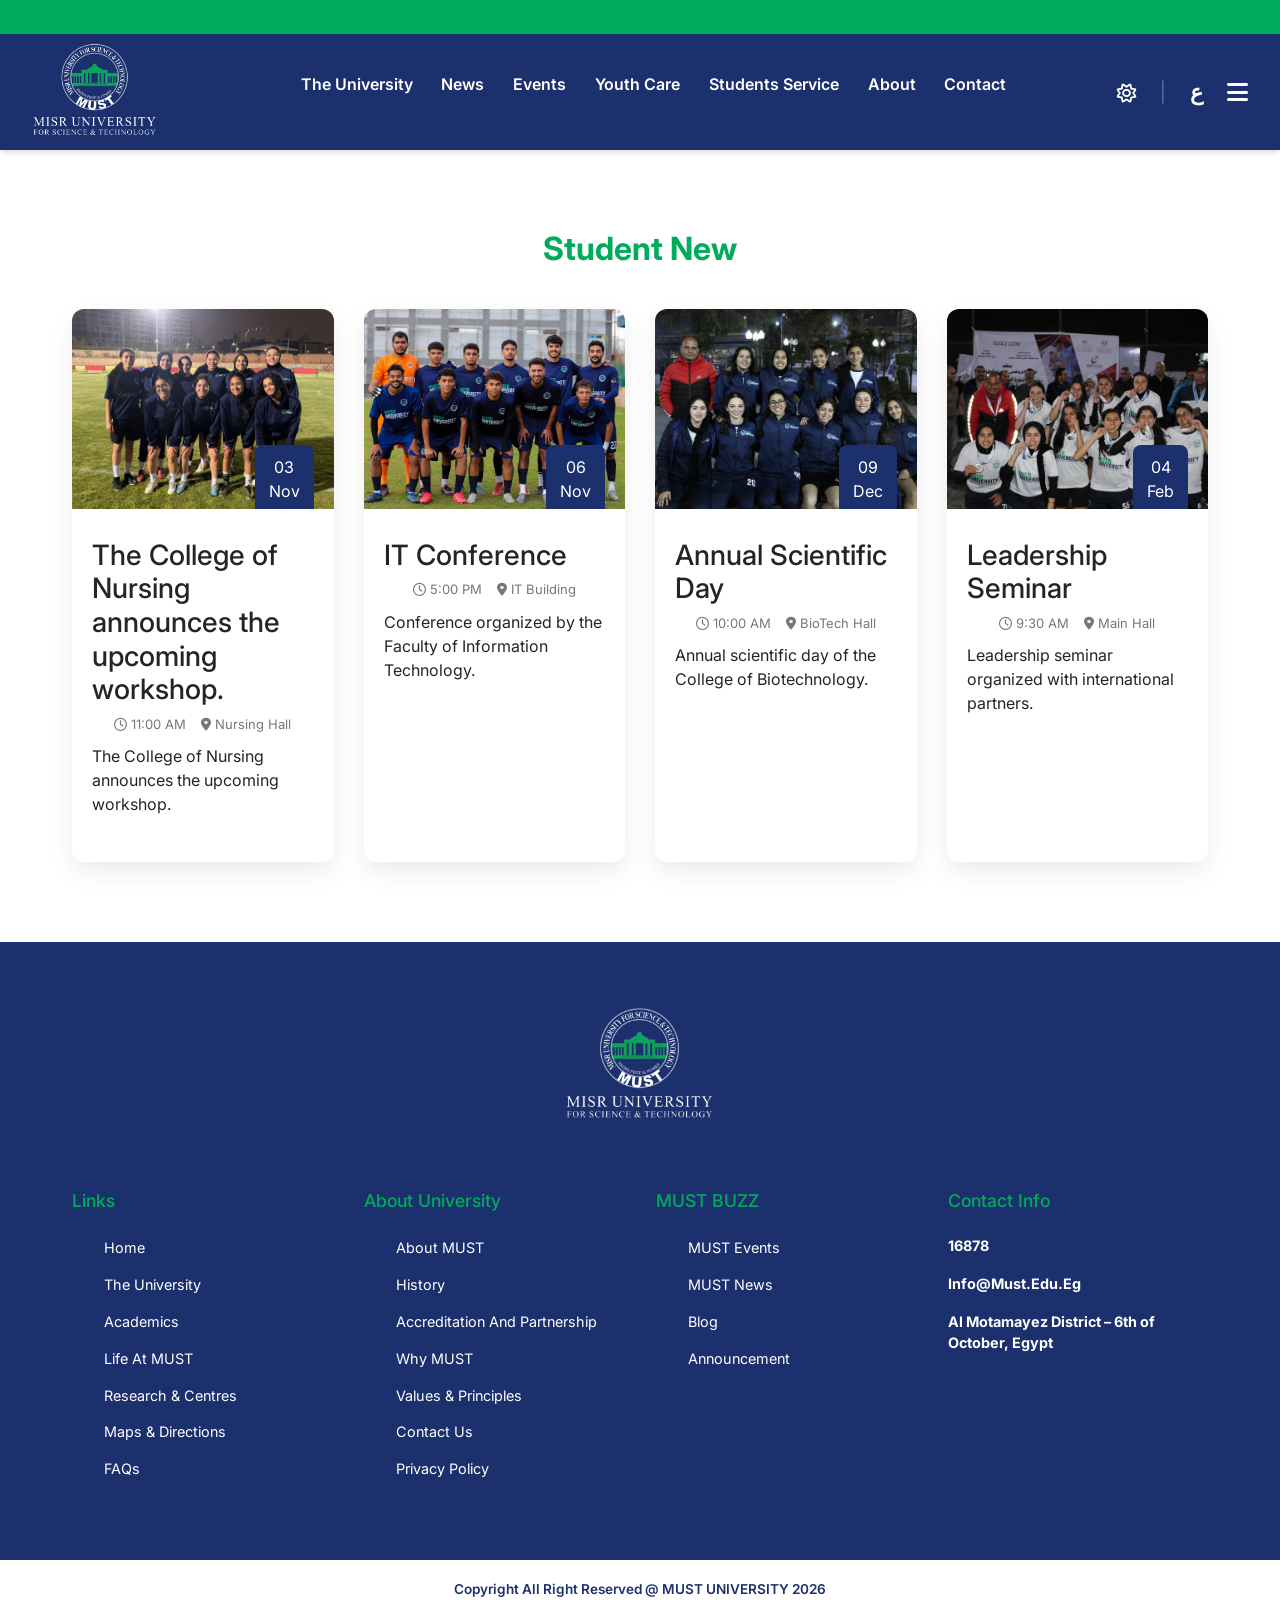
<file: student-new.html>
<!DOCTYPE html>
<html lang="en">
<head>
    <meta charset="UTF-8">
    <meta name="viewport" content="width=device-width, initial-scale=1.0">
    <title>MUST Student Activities Hub</title>
    <link href="https://cdnjs.cloudflare.com/ajax/libs/font-awesome/6.0.0/css/all.min.css" rel="stylesheet">
    <style>
        @import url('https://fonts.googleapis.com/css2?family=Inter:wght@300;400;600;700&display=swap');

        :root {
            /* MUST Official Colors */
            --primary: rgb(28, 48, 110);   /* MUST Blue */
            --secondary: rgb(0, 172, 92);  /* MUST Green */
            --primary-light: rgba(28, 48, 110, 0.1);
            --secondary-light: rgba(0, 172, 92, 0.1);
            --secondary-hover: rgb(0, 145, 75);
            
            --bg-light: #F8FAFC;
            --white: #FFFFFF;
            --text-dark: #1E293B;
            --text-gray: #64748B;
            --shadow: 0 4px 6px -1px rgba(0, 0, 0, 0.1), 0 2px 4px -1px rgba(0, 0, 0, 0.06);
            --shadow-lg: 0 10px 15px -3px rgba(0, 0, 0, 0.1), 0 4px 6px -2px rgba(0, 0, 0, 0.05);
            --transition: all 0.3s ease;
        }

        * { margin: 0; padding: 0; box-sizing: border-box; font-family: 'Inter', sans-serif; }
        body { background-color: var(--bg-light); color: var(--text-dark); line-height: 1.6; }

        /* Announcement Ticker */
        .announcement-bar {
            background-color: var(--secondary);
            color: var(--white);
            padding: 0.4rem 0;
            overflow: hidden;
            position: relative;
            display: flex;
            align-items: center;
            font-size: 0.9rem;
            font-weight: 600;
        }
        .marquee {
            white-space: nowrap;
            animation: marquee 25s linear infinite;
            padding-left: 100%;
        }
        @keyframes marquee {
            0% { transform: translateX(0); }
            100% { transform: translateX(-100%); }
        }

        /* ------------------ NAVBAR ------------------ */
        header {
            background-color: var(--primary);
            color: var(--white);
            position: sticky;
            top: 0;
            z-index: 1000;
            box-shadow: var(--shadow);
        }
        nav {
            max-width: 1400px;
            margin: 0 auto;
            padding: 0.5rem 2rem; /* Reduced padding slightly to accommodate logo */
            display: flex;
            justify-content: space-between;
            align-items: center;
        }
        
        .logo {
            text-decoration: none;
            display: flex;
            align-items: center;
        }
        
        /* New Logo CSS for Header */
        .Uni-logo {
            height: 100px; /* Adjust height here for Navbar */
            width: auto;
            object-fit: contain;
        }

        .nav-links { 
            display: flex; 
            gap: 1.8rem; 
            list-style: none; 
            align-items: center;
        }
        .nav-links a {
            text-decoration: none;
            color: var(--white);
            font-weight: 600;
            font-size: 1rem;
            transition: var(--transition);
        }
        .nav-links a:hover { color: var(--secondary); }

        .nav-icons {
            display: flex;
            align-items: center;
            gap: 1.5rem;
            font-size: 1.2rem;
        }
        .nav-icons i, .nav-icons span {
            cursor: pointer;
            transition: var(--transition);
        }
        .nav-icons i:hover, .nav-icons span:hover {
            color: var(--secondary);
        }
        .separator {
            color: rgba(255, 255, 255, 0.4);
            font-weight: 300;
        }

        /* Buttons */
        .btn {
            background-color: var(--secondary);
            color: var(--white);
            padding: 0.8rem 1.8rem;
            border-radius: 8px;
            text-decoration: none;
            font-weight: 600;
            border: none;
            cursor: pointer;
            transition: var(--transition);
            display: inline-block;
        }
        .btn:hover {
            background-color: var(--secondary-hover);
            transform: translateY(-2px);
            box-shadow: 0 4px 12px rgba(0, 172, 92, 0.3);
        }

        /* Hero Carousel */
        .carousel-container {
            max-width: 1200px;
            margin: 2rem auto 4rem;
            position: relative;
            height: 450px;
            border-radius: 20px;
            overflow: hidden;
            box-shadow: var(--shadow-lg);
        }
        .carousel-slide {
            position: absolute;
            top: 0; left: 0; width: 100%; height: 100%;
            opacity: 0;
            transition: opacity 0.5s ease-in-out;
            display: flex;
            align-items: center;
            padding: 4rem;
            background-size: cover;
            background-position: center;
        }
        .carousel-slide::before {
            content: '';
            position: absolute;
            top: 0; left: 0; right: 0; bottom: 0;
            background: linear-gradient(to right, rgba(28, 48, 110, 0.9) 0%, rgba(28, 48, 110, 0.4) 100%);
            z-index: 1;
        }
        .carousel-slide.active { opacity: 1; z-index: 2; }
        .slide-content {
            position: relative;
            z-index: 3;
            max-width: 600px;
            color: var(--white);
        }
        .slide-badge {
            background-color: var(--secondary);
            color: white;
            padding: 0.4rem 1rem;
            border-radius: 20px;
            font-size: 0.8rem;
            font-weight: 700;
            display: inline-block;
            margin-bottom: 1rem;
            text-transform: uppercase;
            letter-spacing: 1px;
        }
        .slide-content h1 { font-size: 3rem; margin-bottom: 1rem; line-height: 1.2; }
        .slide-content p { font-size: 1.1rem; margin-bottom: 2rem; opacity: 0.9; }
        
        .carousel-controls {
            position: absolute; bottom: 2rem; right: 4rem; z-index: 3; display: flex; gap: 1rem;
        }
        .control-btn {
            background: rgba(255, 255, 255, 0.2); border: 2px solid white; color: white;
            width: 40px; height: 40px; border-radius: 50%; cursor: pointer;
            display: flex; justify-content: center; align-items: center; transition: var(--transition);
        }
        .control-btn:hover { background: var(--secondary); border-color: var(--secondary); }

        /* Sections */
        section { max-width: 1200px; margin: 5rem auto; padding: 0 2rem; }
        .section-header { margin-bottom: 2.5rem; }
        .section-header h2 { font-size: 2rem; color: var(--primary); margin-bottom: 0.5rem; }
        .section-header p { color: var(--text-gray); }

        /* Categories */
        .categories { display: grid; grid-template-columns: repeat(5, 1fr); gap: 1.5rem; }
        .category-card {
            background: var(--white); padding: 2rem 1rem; border-radius: 16px; text-align: center;
            box-shadow: var(--shadow); transition: var(--transition); border: 1px solid #E2E8F0;
            cursor: pointer; display: flex; flex-direction: column; align-items: center; gap: 1rem;
        }
        .category-icon {
            width: 60px; height: 60px; background-color: var(--secondary-light); border-radius: 50%;
            display: flex; justify-content: center; align-items: center; transition: var(--transition);
        }
        .category-icon i { font-size: 1.5rem; color: var(--secondary); }
        .category-card h3 { color: var(--primary); font-size: 1.1rem; }
        .category-card:hover { transform: translateY(-5px); border-color: var(--secondary); box-shadow: var(--shadow-lg); }
        .category-card:hover .category-icon { background-color: var(--secondary); }
        .category-card:hover .category-icon i { color: var(--white); }

        /* Events Grid */
        .grid { display: grid; grid-template-columns: repeat(auto-fit, minmax(350px, 1fr)); gap: 2rem; }
        .card {
            background: var(--white); border-radius: 16px; overflow: hidden;
            box-shadow: var(--shadow); border: 1px solid #E2E8F0; display: flex; flex-direction: column;
        }
        .card-date-box {
            position: absolute; top: 1rem; left: 1rem; background: var(--white); padding: 0.5rem;
            border-radius: 8px; text-align: center; min-width: 60px; box-shadow: var(--shadow);
        }
        .card-date-box .day { display: block; font-size: 1.5rem; font-weight: 700; color: var(--primary); line-height: 1; }
        .card-date-box .month { display: block; font-size: 0.8rem; color: var(--secondary); font-weight: 600; text-transform: uppercase; }
        .card-img { height: 200px; position: relative; background-color: var(--primary-light); background-size: cover; background-position: center; }
        .card-content { padding: 1.5rem; flex-grow: 1; display: flex; flex-direction: column; }
        .tag {
            background-color: var(--primary-light); color: var(--primary);
            padding: 0.3rem 0.8rem; border-radius: 6px; font-size: 0.8rem; font-weight: 700;
            display: inline-block; margin-bottom: 1rem; width: fit-content;
        }
        .card-title { font-size: 1.25rem; font-weight: 700; margin-bottom: 1rem; color: var(--primary); }
        .card-info { display: flex; align-items: center; gap: 10px; color: var(--text-gray); font-size: 0.9rem; margin-bottom: 0.5rem; }
        .card-info i { color: var(--secondary); width: 16px; text-align: center; }
        .card-footer { display: flex; justify-content: space-between; align-items: center; border-top: 1px solid #E2E8F0; padding-top: 1.2rem; margin-top: auto; }

        /* ------------------ FOOTER ------------------ */
        footer {
            background-color: var(--primary);
            color: var(--white);
            padding-top: 4rem;
            margin-top: 5rem;
        }
        .footer-logo-center {
            text-align: center;
            margin-bottom: 4rem;
        }
        
        /* New Logo CSS for Footer */
        .footer-brand-logo {
            height: 120px; /* Adjust this value to make the footer logo bigger/smaller */
            width: auto;
            margin: 0 auto;
            display: block;
        }

        .footer-grid {
            max-width: 1200px;
            margin: 0 auto;
            display: grid;
            grid-template-columns: repeat(4, 1fr);
            gap: 2rem;
            padding: 0 2rem 4rem 2rem;
        }
        .footer-col h4 {
            color: var(--secondary);
            font-size: 1.1rem;
            margin-bottom: 1.5rem;
        }
        .footer-col ul { list-style: none; }
        .footer-col ul li { margin-bottom: 0.8rem; }
        .footer-col ul li a {
            color: var(--white);
            text-decoration: none;
            font-size: 0.9rem;
            transition: var(--transition);
        }
        .footer-col ul li a:hover { color: var(--secondary); }
        .footer-col p {
            color: var(--white);
            font-size: 0.9rem;
            font-weight: 700;
            margin-bottom: 1rem;
        }
        .footer-bottom {
            background-color: var(--white);
            color: var(--primary);
            text-align: center;
            padding: 1.2rem;
            font-size: 0.85rem;
            font-weight: 600;
        }

        /* Responsive */
        @media (max-width: 1024px) {
            .nav-links { display: none; } /* Hide links on smaller screens */
            .categories { grid-template-columns: repeat(3, 1fr); }
            .footer-grid { grid-template-columns: repeat(2, 1fr); }
        }
        @media (max-width: 768px) {
            .categories { grid-template-columns: repeat(2, 1fr); }
            .footer-grid { grid-template-columns: 1fr; text-align: center; }
        }
    </style>
    <link rel="stylesheet" href="css/bootstrap.min.css">
    <link rel="stylesheet" href="css/style.css">
</head>
<body>

    <div class="announcement-bar ">
        <div class="marquee">
            <span>
                🏆 MUST wins 1st place in the National Universities Hackathon! &nbsp;&nbsp;&nbsp;&nbsp; | &nbsp;&nbsp;&nbsp;&nbsp; 
                ⏰ Reminder: Registration for the Luxor Trip closes this Thursday! &nbsp;&nbsp;&nbsp;&nbsp; | &nbsp;&nbsp;&nbsp;&nbsp; 
                🎭 Auditions for the University Theater Club open on March 15th. 
            </span>
        </div>
    </div>

    <header>
        <nav>
            <a href="#" class="logo">
                <img src="LoGo.png" alt="MUST Logo" class="Uni-logo">
            </a>
            
            <ul class="nav-links">
                <li><a href="index.html">The University</a></li>
                <li><a href="#news">News</a></li>
                <li><a href="#event">Events</a></li>
                <li><a href="#">Youth Care</a></li>
                <li><a href="#">Students Service</a></li>
                <li><a href="clubs.html">About</a></li>
                <li><a href="#">Contact</a></li>
            </ul>

            <div class="nav-icons">
                <i class="fa-regular fa-sun" title="Light/Dark Mode"></i>
                <span class="separator">|</span>
                <span style="font-family: Arial, sans-serif; font-weight: bold; font-size: 1.4rem;" title="Arabic">ع</span>
                <i class="fa-solid fa-bars" style="font-size: 1.5rem;" title="Menu"></i>
            </div>
        </nav>
    </header>

  



<section id="news" class="achiv-news">

<div class="section-header text-center">
<h2>Student New</h2>

</div>

<div class="must-events-container">

<div class="must-event-card">
<div class="event-img">
<img src="new6.jpeg">
<div class="event-date">
<span>03</span>
<p>Nov</p>
</div>
</div>

<div class="event-content">
<h3>The College of Nursing announces the upcoming workshop.</h3>

<div class="event-meta">
<span><i class="fa-regular fa-clock"></i> 11:00 AM</span>
<span><i class="fa-solid fa-location-dot"></i> Nursing Hall</span>
</div>

<p>The College of Nursing announces the upcoming workshop.</p>

</div>
</div>


<div class="must-event-card">
<div class="event-img">
<img src="new7.jpeg">
<div class="event-date">
<span>06</span>
<p>Nov</p>
</div>
</div>

<div class="event-content">
<h3>IT Conference</h3>

<div class="event-meta">
<span><i class="fa-regular fa-clock"></i> 5:00 PM</span>
<span><i class="fa-solid fa-location-dot"></i> IT Building</span>
</div>

<p>Conference organized by the Faculty of Information Technology.</p>

</div>
</div>


<div class="must-event-card">
<div class="event-img">
<img src="new8.jpeg">
<div class="event-date">
<span>09</span>
<p>Dec</p>
</div>
</div>

<div class="event-content">
<h3>Annual Scientific Day</h3>

<div class="event-meta">
<span><i class="fa-regular fa-clock"></i> 10:00 AM</span>
<span><i class="fa-solid fa-location-dot"></i> BioTech Hall</span>
</div>

<p>Annual scientific day of the College of Biotechnology.</p>

</div>
</div>


<div class="must-event-card">
<div class="event-img">
<img src="new9.jpeg">
<div class="event-date">
<span>04</span>
<p>Feb</p>
</div>
</div>

<div class="event-content">
<h3>Leadership Seminar</h3>

<div class="event-meta">
<span><i class="fa-regular fa-clock"></i> 9:30 AM</span>
<span><i class="fa-solid fa-location-dot"></i> Main Hall</span>
</div>

<p>Leadership seminar organized with international partners.</p>

</div>
</div>











</div>
</div>

</div>



</section>




    <footer>
        <div class="footer-logo-center">
            <img src="LoGo.png" alt="MUST Logo" class="footer-brand-logo">
        </div>

        <div class="footer-grid">
            <div class="footer-col">
                <h4>Links</h4>
                <ul>
                    <li><a href="#">Home</a></li>
                    <li><a href="#">The University</a></li>
                    <li><a href="#">Academics</a></li>
                    <li><a href="#">Life At MUST</a></li>
                    <li><a href="#">Research & Centres</a></li>
                    <li><a href="#">Maps & Directions</a></li>
                    <li><a href="#">FAQs</a></li>
                </ul>
            </div>
            <div class="footer-col">
                <h4>About University</h4>
                <ul>
                    <li><a href="#">About MUST</a></li>
                    <li><a href="#">History</a></li>
                    <li><a href="#">Accreditation And Partnership</a></li>
                    <li><a href="#">Why MUST</a></li>
                    <li><a href="#">Values & Principles</a></li>
                    <li><a href="#">Contact Us</a></li>
                    <li><a href="#">Privacy Policy</a></li>
                </ul>
            </div>
            <div class="footer-col">
                <h4>MUST BUZZ</h4>
                <ul>
                    <li><a href="#events">MUST Events</a></li>
                    <li><a href="#news">MUST News</a></li>
                    <li><a href="#">Blog</a></li>
                    <li><a href="#">Announcement</a></li>
                </ul>
            </div>
            <div class="footer-col">
                <h4>Contact Info</h4>
                <p>16878</p>
                <p>Info@Must.Edu.Eg</p>
                <p>Al Motamayez District – 6th of October, Egypt</p>
            </div>
        </div>

        <div class="footer-bottom">
            Copyright All Right Reserved @ MUST UNIVERSITY 2026
        </div>
    </footer>
    <script>
        let currentSlide = 0;
        const slides = document.querySelectorAll('.carousel-slide');
        function showSlide(index) {
            slides.forEach(slide => slide.classList.remove('active'));
            slides[index].classList.add('active');
        }
        function nextSlide() {
            currentSlide = (currentSlide + 1) % slides.length;
            showSlide(currentSlide);
        }
        function prevSlide() {
            currentSlide = (currentSlide - 1 + slides.length) % slides.length;
            showSlide(currentSlide);
        }
      
    </script>
    <script src="js/script.js"></script>
</body>
</html>
</file>
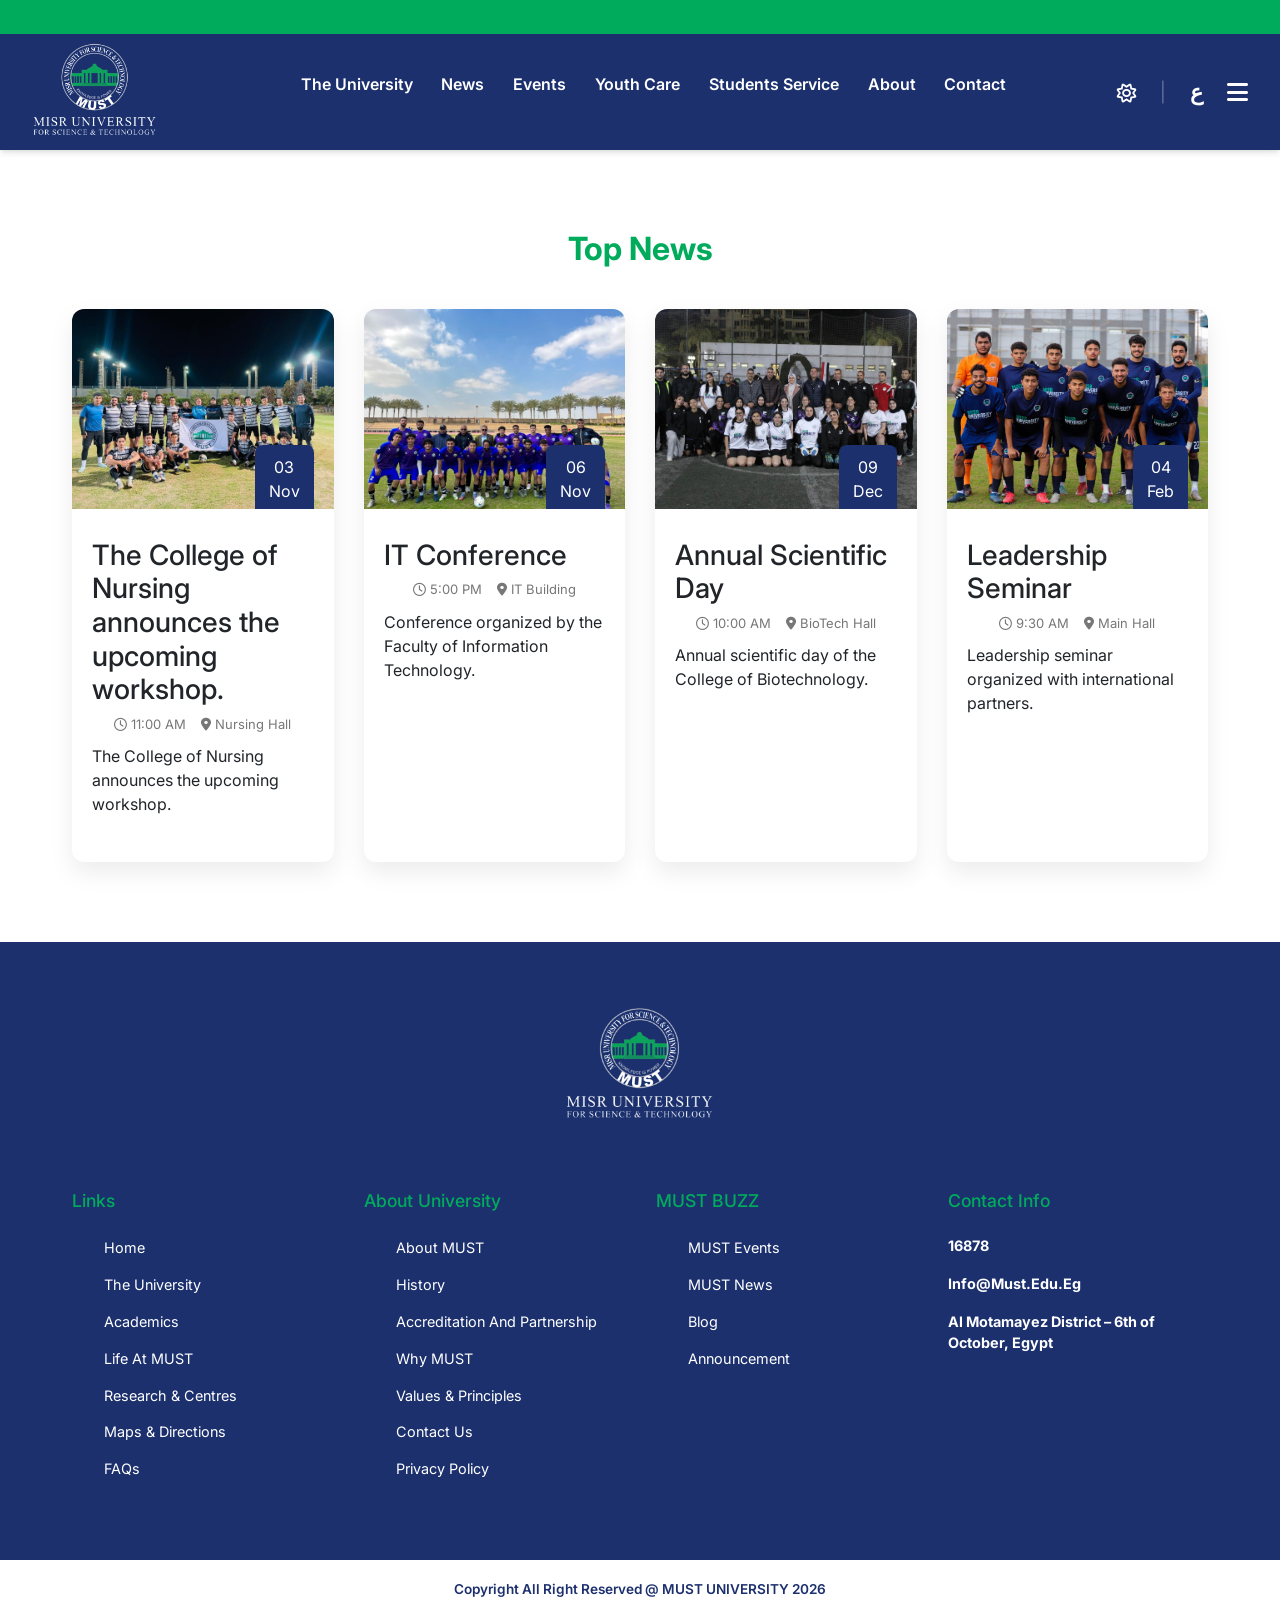
<file: top-new.html>
<!DOCTYPE html>
<html lang="en">
<head>
    <meta charset="UTF-8">
    <meta name="viewport" content="width=device-width, initial-scale=1.0">
    <title>MUST Student Activities Hub</title>
    <link href="https://cdnjs.cloudflare.com/ajax/libs/font-awesome/6.0.0/css/all.min.css" rel="stylesheet">
    <style>
        @import url('https://fonts.googleapis.com/css2?family=Inter:wght@300;400;600;700&display=swap');

        :root {
            /* MUST Official Colors */
            --primary: rgb(28, 48, 110);   /* MUST Blue */
            --secondary: rgb(0, 172, 92);  /* MUST Green */
            --primary-light: rgba(28, 48, 110, 0.1);
            --secondary-light: rgba(0, 172, 92, 0.1);
            --secondary-hover: rgb(0, 145, 75);
            
            --bg-light: #F8FAFC;
            --white: #FFFFFF;
            --text-dark: #1E293B;
            --text-gray: #64748B;
            --shadow: 0 4px 6px -1px rgba(0, 0, 0, 0.1), 0 2px 4px -1px rgba(0, 0, 0, 0.06);
            --shadow-lg: 0 10px 15px -3px rgba(0, 0, 0, 0.1), 0 4px 6px -2px rgba(0, 0, 0, 0.05);
            --transition: all 0.3s ease;
        }

        * { margin: 0; padding: 0; box-sizing: border-box; font-family: 'Inter', sans-serif; }
        body { background-color: var(--bg-light); color: var(--text-dark); line-height: 1.6; }

        /* Announcement Ticker */
        .announcement-bar {
            background-color: var(--secondary);
            color: var(--white);
            padding: 0.4rem 0;
            overflow: hidden;
            position: relative;
            display: flex;
            align-items: center;
            font-size: 0.9rem;
            font-weight: 600;
        }
        .marquee {
            white-space: nowrap;
            animation: marquee 25s linear infinite;
            padding-left: 100%;
        }
        @keyframes marquee {
            0% { transform: translateX(0); }
            100% { transform: translateX(-100%); }
        }

        /* ------------------ NAVBAR ------------------ */
        header {
            background-color: var(--primary);
            color: var(--white);
            position: sticky;
            top: 0;
            z-index: 1000;
            box-shadow: var(--shadow);
        }
        nav {
            max-width: 1400px;
            margin: 0 auto;
            padding: 0.5rem 2rem; /* Reduced padding slightly to accommodate logo */
            display: flex;
            justify-content: space-between;
            align-items: center;
        }
        
        .logo {
            text-decoration: none;
            display: flex;
            align-items: center;
        }
        
        /* New Logo CSS for Header */
        .Uni-logo {
            height: 100px; /* Adjust height here for Navbar */
            width: auto;
            object-fit: contain;
        }

        .nav-links { 
            display: flex; 
            gap: 1.8rem; 
            list-style: none; 
            align-items: center;
        }
        .nav-links a {
            text-decoration: none;
            color: var(--white);
            font-weight: 600;
            font-size: 1rem;
            transition: var(--transition);
        }
        .nav-links a:hover { color: var(--secondary); }

        .nav-icons {
            display: flex;
            align-items: center;
            gap: 1.5rem;
            font-size: 1.2rem;
        }
        .nav-icons i, .nav-icons span {
            cursor: pointer;
            transition: var(--transition);
        }
        .nav-icons i:hover, .nav-icons span:hover {
            color: var(--secondary);
        }
        .separator {
            color: rgba(255, 255, 255, 0.4);
            font-weight: 300;
        }

        /* Buttons */
        .btn {
            background-color: var(--secondary);
            color: var(--white);
            padding: 0.8rem 1.8rem;
            border-radius: 8px;
            text-decoration: none;
            font-weight: 600;
            border: none;
            cursor: pointer;
            transition: var(--transition);
            display: inline-block;
        }
        .btn:hover {
            background-color: var(--secondary-hover);
            transform: translateY(-2px);
            box-shadow: 0 4px 12px rgba(0, 172, 92, 0.3);
        }

        /* Hero Carousel */
        .carousel-container {
            max-width: 1200px;
            margin: 2rem auto 4rem;
            position: relative;
            height: 450px;
            border-radius: 20px;
            overflow: hidden;
            box-shadow: var(--shadow-lg);
        }
        .carousel-slide {
            position: absolute;
            top: 0; left: 0; width: 100%; height: 100%;
            opacity: 0;
            transition: opacity 0.5s ease-in-out;
            display: flex;
            align-items: center;
            padding: 4rem;
            background-size: cover;
            background-position: center;
        }
        .carousel-slide::before {
            content: '';
            position: absolute;
            top: 0; left: 0; right: 0; bottom: 0;
            background: linear-gradient(to right, rgba(28, 48, 110, 0.9) 0%, rgba(28, 48, 110, 0.4) 100%);
            z-index: 1;
        }
        .carousel-slide.active { opacity: 1; z-index: 2; }
        .slide-content {
            position: relative;
            z-index: 3;
            max-width: 600px;
            color: var(--white);
        }
        .slide-badge {
            background-color: var(--secondary);
            color: white;
            padding: 0.4rem 1rem;
            border-radius: 20px;
            font-size: 0.8rem;
            font-weight: 700;
            display: inline-block;
            margin-bottom: 1rem;
            text-transform: uppercase;
            letter-spacing: 1px;
        }
        .slide-content h1 { font-size: 3rem; margin-bottom: 1rem; line-height: 1.2; }
        .slide-content p { font-size: 1.1rem; margin-bottom: 2rem; opacity: 0.9; }
        
        .carousel-controls {
            position: absolute; bottom: 2rem; right: 4rem; z-index: 3; display: flex; gap: 1rem;
        }
        .control-btn {
            background: rgba(255, 255, 255, 0.2); border: 2px solid white; color: white;
            width: 40px; height: 40px; border-radius: 50%; cursor: pointer;
            display: flex; justify-content: center; align-items: center; transition: var(--transition);
        }
        .control-btn:hover { background: var(--secondary); border-color: var(--secondary); }

        /* Sections */
        section { max-width: 1200px; margin: 5rem auto; padding: 0 2rem; }
        .section-header { margin-bottom: 2.5rem; }
        .section-header h2 { font-size: 2rem; color: var(--primary); margin-bottom: 0.5rem; }
        .section-header p { color: var(--text-gray); }

        /* Categories */
        .categories { display: grid; grid-template-columns: repeat(5, 1fr); gap: 1.5rem; }
        .category-card {
            background: var(--white); padding: 2rem 1rem; border-radius: 16px; text-align: center;
            box-shadow: var(--shadow); transition: var(--transition); border: 1px solid #E2E8F0;
            cursor: pointer; display: flex; flex-direction: column; align-items: center; gap: 1rem;
        }
        .category-icon {
            width: 60px; height: 60px; background-color: var(--secondary-light); border-radius: 50%;
            display: flex; justify-content: center; align-items: center; transition: var(--transition);
        }
        .category-icon i { font-size: 1.5rem; color: var(--secondary); }
        .category-card h3 { color: var(--primary); font-size: 1.1rem; }
        .category-card:hover { transform: translateY(-5px); border-color: var(--secondary); box-shadow: var(--shadow-lg); }
        .category-card:hover .category-icon { background-color: var(--secondary); }
        .category-card:hover .category-icon i { color: var(--white); }

        /* Events Grid */
        .grid { display: grid; grid-template-columns: repeat(auto-fit, minmax(350px, 1fr)); gap: 2rem; }
        .card {
            background: var(--white); border-radius: 16px; overflow: hidden;
            box-shadow: var(--shadow); border: 1px solid #E2E8F0; display: flex; flex-direction: column;
        }
        .card-date-box {
            position: absolute; top: 1rem; left: 1rem; background: var(--white); padding: 0.5rem;
            border-radius: 8px; text-align: center; min-width: 60px; box-shadow: var(--shadow);
        }
        .card-date-box .day { display: block; font-size: 1.5rem; font-weight: 700; color: var(--primary); line-height: 1; }
        .card-date-box .month { display: block; font-size: 0.8rem; color: var(--secondary); font-weight: 600; text-transform: uppercase; }
        .card-img { height: 200px; position: relative; background-color: var(--primary-light); background-size: cover; background-position: center; }
        .card-content { padding: 1.5rem; flex-grow: 1; display: flex; flex-direction: column; }
        .tag {
            background-color: var(--primary-light); color: var(--primary);
            padding: 0.3rem 0.8rem; border-radius: 6px; font-size: 0.8rem; font-weight: 700;
            display: inline-block; margin-bottom: 1rem; width: fit-content;
        }
        .card-title { font-size: 1.25rem; font-weight: 700; margin-bottom: 1rem; color: var(--primary); }
        .card-info { display: flex; align-items: center; gap: 10px; color: var(--text-gray); font-size: 0.9rem; margin-bottom: 0.5rem; }
        .card-info i { color: var(--secondary); width: 16px; text-align: center; }
        .card-footer { display: flex; justify-content: space-between; align-items: center; border-top: 1px solid #E2E8F0; padding-top: 1.2rem; margin-top: auto; }

        /* ------------------ FOOTER ------------------ */
        footer {
            background-color: var(--primary);
            color: var(--white);
            padding-top: 4rem;
            margin-top: 5rem;
        }
        .footer-logo-center {
            text-align: center;
            margin-bottom: 4rem;
        }
        
        /* New Logo CSS for Footer */
        .footer-brand-logo {
            height: 120px; /* Adjust this value to make the footer logo bigger/smaller */
            width: auto;
            margin: 0 auto;
            display: block;
        }

        .footer-grid {
            max-width: 1200px;
            margin: 0 auto;
            display: grid;
            grid-template-columns: repeat(4, 1fr);
            gap: 2rem;
            padding: 0 2rem 4rem 2rem;
        }
        .footer-col h4 {
            color: var(--secondary);
            font-size: 1.1rem;
            margin-bottom: 1.5rem;
        }
        .footer-col ul { list-style: none; }
        .footer-col ul li { margin-bottom: 0.8rem; }
        .footer-col ul li a {
            color: var(--white);
            text-decoration: none;
            font-size: 0.9rem;
            transition: var(--transition);
        }
        .footer-col ul li a:hover { color: var(--secondary); }
        .footer-col p {
            color: var(--white);
            font-size: 0.9rem;
            font-weight: 700;
            margin-bottom: 1rem;
        }
        .footer-bottom {
            background-color: var(--white);
            color: var(--primary);
            text-align: center;
            padding: 1.2rem;
            font-size: 0.85rem;
            font-weight: 600;
        }

        /* Responsive */
        @media (max-width: 1024px) {
            .nav-links { display: none; } /* Hide links on smaller screens */
            .categories { grid-template-columns: repeat(3, 1fr); }
            .footer-grid { grid-template-columns: repeat(2, 1fr); }
        }
        @media (max-width: 768px) {
            .categories { grid-template-columns: repeat(2, 1fr); }
            .footer-grid { grid-template-columns: 1fr; text-align: center; }
        }
    </style>
    <link rel="stylesheet" href="css/bootstrap.min.css">
    <link rel="stylesheet" href="css/style.css">
</head>
<body>

    <div class="announcement-bar ">
        <div class="marquee">
            <span>
                🏆 MUST wins 1st place in the National Universities Hackathon! &nbsp;&nbsp;&nbsp;&nbsp; | &nbsp;&nbsp;&nbsp;&nbsp; 
                ⏰ Reminder: Registration for the Luxor Trip closes this Thursday! &nbsp;&nbsp;&nbsp;&nbsp; | &nbsp;&nbsp;&nbsp;&nbsp; 
                🎭 Auditions for the University Theater Club open on March 15th. 
            </span>
        </div>
    </div>

    <header>
        <nav>
            <a href="#" class="logo">
                <img src="LoGo.png" alt="MUST Logo" class="Uni-logo">
            </a>
            
            <ul class="nav-links">
                <li><a href="index.html">The University</a></li>
                <li><a href="#news">News</a></li>
                <li><a href="#event">Events</a></li>
                <li><a href="#">Youth Care</a></li>
                <li><a href="#">Students Service</a></li>
                <li><a href="clubs.html">About</a></li>
                <li><a href="#">Contact</a></li>
            </ul>

            <div class="nav-icons">
                <i class="fa-regular fa-sun" title="Light/Dark Mode"></i>
                <span class="separator">|</span>
                <span style="font-family: Arial, sans-serif; font-weight: bold; font-size: 1.4rem;" title="Arabic">ع</span>
                <i class="fa-solid fa-bars" style="font-size: 1.5rem;" title="Menu"></i>
            </div>
        </nav>
    </header>

  



<section id="news" class="achiv-news">

<div class="section-header text-center">
<h2>Top News</h2>

</div>

<div class="must-events-container">

<div class="must-event-card">
<div class="event-img">
<img src="new-4.jpeg">
<div class="event-date">
<span>03</span>
<p>Nov</p>
</div>
</div>

<div class="event-content">
<h3>The College of Nursing announces the upcoming workshop.</h3>

<div class="event-meta">
<span><i class="fa-regular fa-clock"></i> 11:00 AM</span>
<span><i class="fa-solid fa-location-dot"></i> Nursing Hall</span>
</div>

<p>The College of Nursing announces the upcoming workshop.</p>

</div>
</div>


<div class="must-event-card">
<div class="event-img">
<img src="new-5.jpeg">
<div class="event-date">
<span>06</span>
<p>Nov</p>
</div>
</div>

<div class="event-content">
<h3>IT Conference</h3>

<div class="event-meta">
<span><i class="fa-regular fa-clock"></i> 5:00 PM</span>
<span><i class="fa-solid fa-location-dot"></i> IT Building</span>
</div>

<p>Conference organized by the Faculty of Information Technology.</p>

</div>
</div>


<div class="must-event-card">
<div class="event-img">
<img src="new-6.jpeg">
<div class="event-date">
<span>09</span>
<p>Dec</p>
</div>
</div>

<div class="event-content">
<h3>Annual Scientific Day</h3>

<div class="event-meta">
<span><i class="fa-regular fa-clock"></i> 10:00 AM</span>
<span><i class="fa-solid fa-location-dot"></i> BioTech Hall</span>
</div>

<p>Annual scientific day of the College of Biotechnology.</p>

</div>
</div>


<div class="must-event-card">
<div class="event-img">
<img src="new7.jpeg">
<div class="event-date">
<span>04</span>
<p>Feb</p>
</div>
</div>

<div class="event-content">
<h3>Leadership Seminar</h3>

<div class="event-meta">
<span><i class="fa-regular fa-clock"></i> 9:30 AM</span>
<span><i class="fa-solid fa-location-dot"></i> Main Hall</span>
</div>

<p>Leadership seminar organized with international partners.</p>

</div>
</div>











</div>
</div>

</div>



</section>




    <footer>
        <div class="footer-logo-center">
            <img src="LoGo.png" alt="MUST Logo" class="footer-brand-logo">
        </div>

        <div class="footer-grid">
            <div class="footer-col">
                <h4>Links</h4>
                <ul>
                    <li><a href="#">Home</a></li>
                    <li><a href="#">The University</a></li>
                    <li><a href="#">Academics</a></li>
                    <li><a href="#">Life At MUST</a></li>
                    <li><a href="#">Research & Centres</a></li>
                    <li><a href="#">Maps & Directions</a></li>
                    <li><a href="#">FAQs</a></li>
                </ul>
            </div>
            <div class="footer-col">
                <h4>About University</h4>
                <ul>
                    <li><a href="#">About MUST</a></li>
                    <li><a href="#">History</a></li>
                    <li><a href="#">Accreditation And Partnership</a></li>
                    <li><a href="#">Why MUST</a></li>
                    <li><a href="#">Values & Principles</a></li>
                    <li><a href="#">Contact Us</a></li>
                    <li><a href="#">Privacy Policy</a></li>
                </ul>
            </div>
            <div class="footer-col">
                <h4>MUST BUZZ</h4>
                <ul>
                    <li><a href="#events">MUST Events</a></li>
                    <li><a href="#news">MUST News</a></li>
                    <li><a href="#">Blog</a></li>
                    <li><a href="#">Announcement</a></li>
                </ul>
            </div>
            <div class="footer-col">
                <h4>Contact Info</h4>
                <p>16878</p>
                <p>Info@Must.Edu.Eg</p>
                <p>Al Motamayez District – 6th of October, Egypt</p>
            </div>
        </div>

        <div class="footer-bottom">
            Copyright All Right Reserved @ MUST UNIVERSITY 2026
        </div>
    </footer>
    <script>
        let currentSlide = 0;
        const slides = document.querySelectorAll('.carousel-slide');
        function showSlide(index) {
            slides.forEach(slide => slide.classList.remove('active'));
            slides[index].classList.add('active');
        }
        function nextSlide() {
            currentSlide = (currentSlide + 1) % slides.length;
            showSlide(currentSlide);
        }
        function prevSlide() {
            currentSlide = (currentSlide - 1 + slides.length) % slides.length;
            showSlide(currentSlide);
        }
      
    </script>
    <script src="js/script.js"></script>
</body>
</html>
</file>
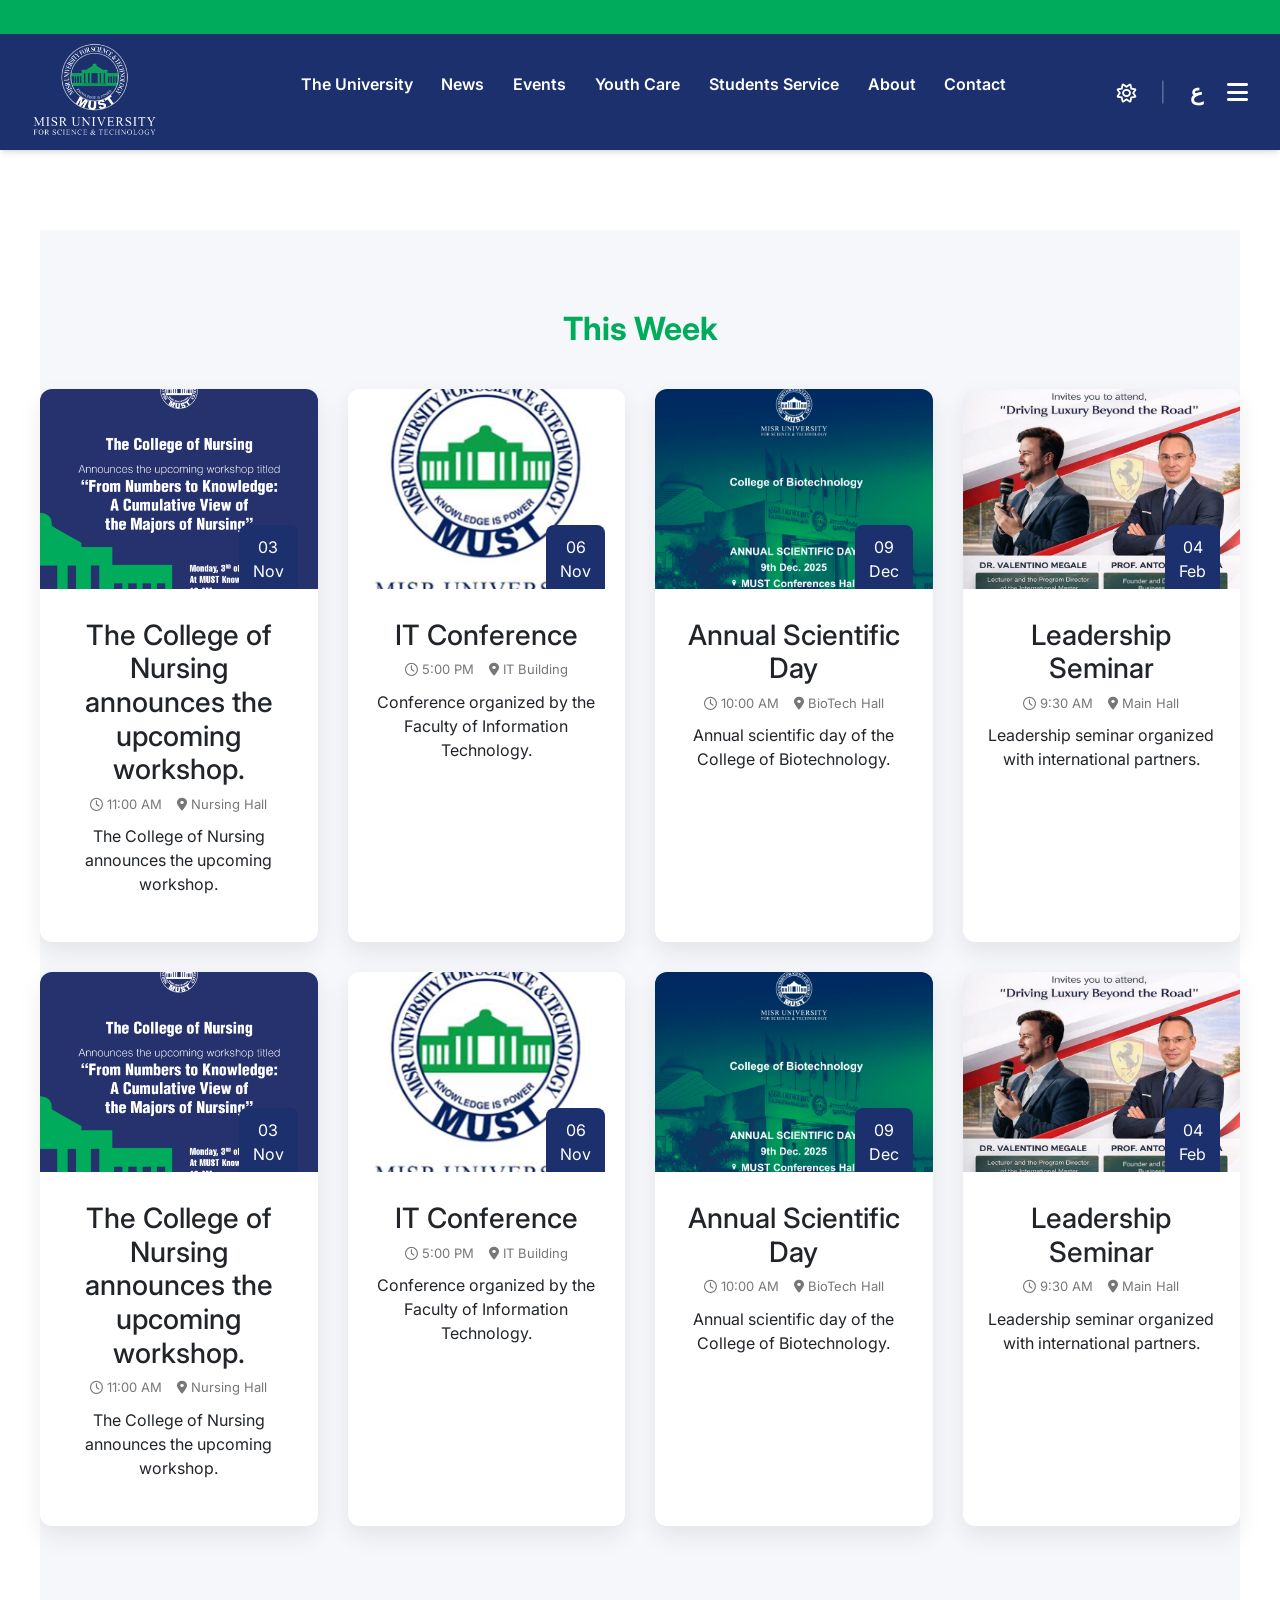
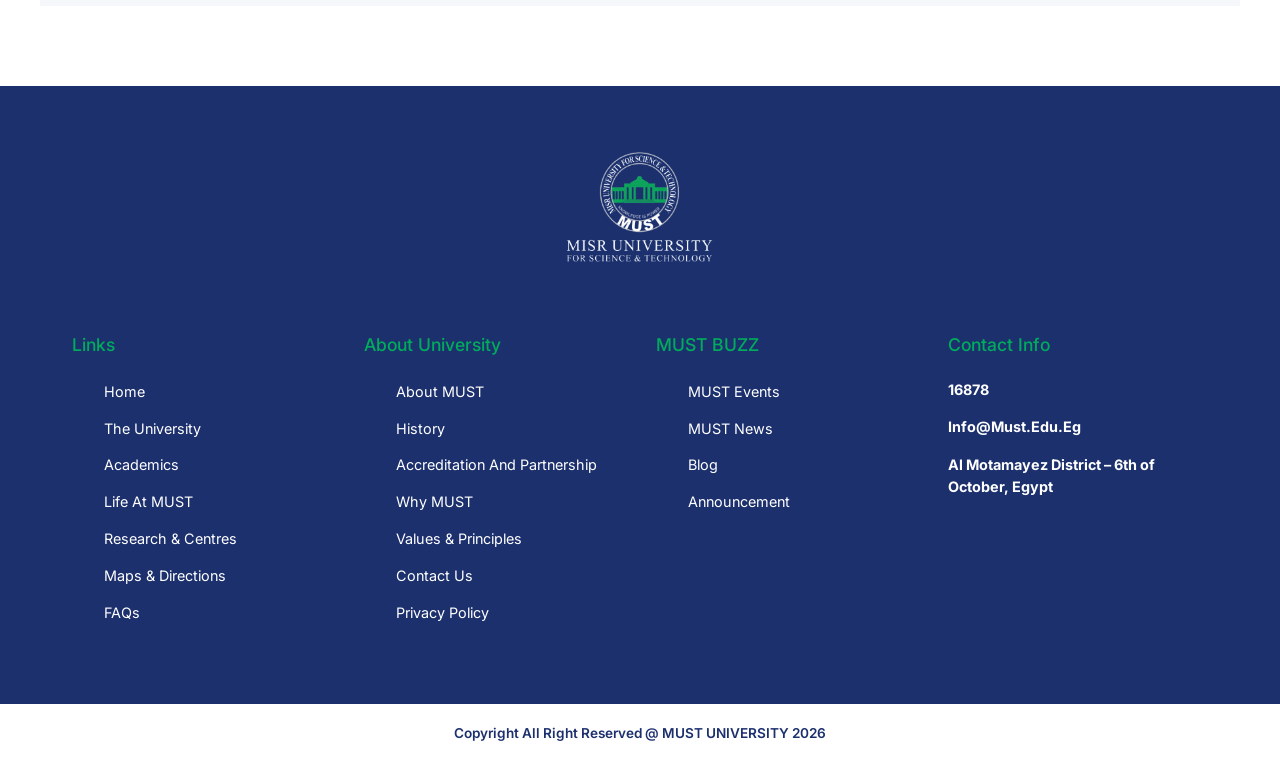
<file: weekEvents.html>
<!DOCTYPE html>
<html lang="en">
<head>
    <meta charset="UTF-8">
    <meta name="viewport" content="width=device-width, initial-scale=1.0">
    <title>MUST Student Activities Hub</title>
    <link href="https://cdnjs.cloudflare.com/ajax/libs/font-awesome/6.0.0/css/all.min.css" rel="stylesheet">
    <style>
        @import url('https://fonts.googleapis.com/css2?family=Inter:wght@300;400;600;700&display=swap');

        :root {
            /* MUST Official Colors */
            --primary: rgb(28, 48, 110);   /* MUST Blue */
            --secondary: rgb(0, 172, 92);  /* MUST Green */
            --primary-light: rgba(28, 48, 110, 0.1);
            --secondary-light: rgba(0, 172, 92, 0.1);
            --secondary-hover: rgb(0, 145, 75);
            
            --bg-light: #F8FAFC;
            --white: #FFFFFF;
            --text-dark: #1E293B;
            --text-gray: #64748B;
            --shadow: 0 4px 6px -1px rgba(0, 0, 0, 0.1), 0 2px 4px -1px rgba(0, 0, 0, 0.06);
            --shadow-lg: 0 10px 15px -3px rgba(0, 0, 0, 0.1), 0 4px 6px -2px rgba(0, 0, 0, 0.05);
            --transition: all 0.3s ease;
        }

        * { margin: 0; padding: 0; box-sizing: border-box; font-family: 'Inter', sans-serif; }
        body { background-color: var(--bg-light); color: var(--text-dark); line-height: 1.6; }

        /* Announcement Ticker */
        .announcement-bar {
            background-color: var(--secondary);
            color: var(--white);
            padding: 0.4rem 0;
            overflow: hidden;
            position: relative;
            display: flex;
            align-items: center;
            font-size: 0.9rem;
            font-weight: 600;
        }
        .marquee {
            white-space: nowrap;
            animation: marquee 25s linear infinite;
            padding-left: 100%;
        }
        @keyframes marquee {
            0% { transform: translateX(0); }
            100% { transform: translateX(-100%); }
        }

        /* ------------------ NAVBAR ------------------ */
        header {
            background-color: var(--primary);
            color: var(--white);
            position: sticky;
            top: 0;
            z-index: 1000;
            box-shadow: var(--shadow);
        }
        nav {
            max-width: 1400px;
            margin: 0 auto;
            padding: 0.5rem 2rem; /* Reduced padding slightly to accommodate logo */
            display: flex;
            justify-content: space-between;
            align-items: center;
        }
        
        .logo {
            text-decoration: none;
            display: flex;
            align-items: center;
        }
        
        /* New Logo CSS for Header */
        .Uni-logo {
            height: 100px; /* Adjust height here for Navbar */
            width: auto;
            object-fit: contain;
        }

        .nav-links { 
            display: flex; 
            gap: 1.8rem; 
            list-style: none; 
            align-items: center;
        }
        .nav-links a {
            text-decoration: none;
            color: var(--white);
            font-weight: 600;
            font-size: 1rem;
            transition: var(--transition);
        }
        .nav-links a:hover { color: var(--secondary); }

        .nav-icons {
            display: flex;
            align-items: center;
            gap: 1.5rem;
            font-size: 1.2rem;
        }
        .nav-icons i, .nav-icons span {
            cursor: pointer;
            transition: var(--transition);
        }
        .nav-icons i:hover, .nav-icons span:hover {
            color: var(--secondary);
        }
        .separator {
            color: rgba(255, 255, 255, 0.4);
            font-weight: 300;
        }

        /* Buttons */
        .btn {
            background-color: var(--secondary);
            color: var(--white);
            padding: 0.8rem 1.8rem;
            border-radius: 8px;
            text-decoration: none;
            font-weight: 600;
            border: none;
            cursor: pointer;
            transition: var(--transition);
            display: inline-block;
        }
        .btn:hover {
            background-color: var(--secondary-hover);
            transform: translateY(-2px);
            box-shadow: 0 4px 12px rgba(0, 172, 92, 0.3);
        }

        /* Hero Carousel */
        .carousel-container {
            max-width: 1200px;
            margin: 2rem auto 4rem;
            position: relative;
            height: 450px;
            border-radius: 20px;
            overflow: hidden;
            box-shadow: var(--shadow-lg);
        }
        .carousel-slide {
            position: absolute;
            top: 0; left: 0; width: 100%; height: 100%;
            opacity: 0;
            transition: opacity 0.5s ease-in-out;
            display: flex;
            align-items: center;
            padding: 4rem;
            background-size: cover;
            background-position: center;
        }
        .carousel-slide::before {
            content: '';
            position: absolute;
            top: 0; left: 0; right: 0; bottom: 0;
            background: linear-gradient(to right, rgba(28, 48, 110, 0.9) 0%, rgba(28, 48, 110, 0.4) 100%);
            z-index: 1;
        }
        .carousel-slide.active { opacity: 1; z-index: 2; }
        .slide-content {
            position: relative;
            z-index: 3;
            max-width: 600px;
            color: var(--white);
        }
        .slide-badge {
            background-color: var(--secondary);
            color: white;
            padding: 0.4rem 1rem;
            border-radius: 20px;
            font-size: 0.8rem;
            font-weight: 700;
            display: inline-block;
            margin-bottom: 1rem;
            text-transform: uppercase;
            letter-spacing: 1px;
        }
        .slide-content h1 { font-size: 3rem; margin-bottom: 1rem; line-height: 1.2; }
        .slide-content p { font-size: 1.1rem; margin-bottom: 2rem; opacity: 0.9; }
        
        .carousel-controls {
            position: absolute; bottom: 2rem; right: 4rem; z-index: 3; display: flex; gap: 1rem;
        }
        .control-btn {
            background: rgba(255, 255, 255, 0.2); border: 2px solid white; color: white;
            width: 40px; height: 40px; border-radius: 50%; cursor: pointer;
            display: flex; justify-content: center; align-items: center; transition: var(--transition);
        }
        .control-btn:hover { background: var(--secondary); border-color: var(--secondary); }

        /* Sections */
        section { max-width: 1200px; margin: 5rem auto; padding: 0 2rem; }
        .section-header { margin-bottom: 2.5rem; }
        .section-header h2 { font-size: 2rem; color: var(--primary); margin-bottom: 0.5rem; }
        .section-header p { color: var(--text-gray); }

        /* Categories */
        .categories { display: grid; grid-template-columns: repeat(5, 1fr); gap: 1.5rem; }
        .category-card {
            background: var(--white); padding: 2rem 1rem; border-radius: 16px; text-align: center;
            box-shadow: var(--shadow); transition: var(--transition); border: 1px solid #E2E8F0;
            cursor: pointer; display: flex; flex-direction: column; align-items: center; gap: 1rem;
        }
        .category-icon {
            width: 60px; height: 60px; background-color: var(--secondary-light); border-radius: 50%;
            display: flex; justify-content: center; align-items: center; transition: var(--transition);
        }
        .category-icon i { font-size: 1.5rem; color: var(--secondary); }
        .category-card h3 { color: var(--primary); font-size: 1.1rem; }
        .category-card:hover { transform: translateY(-5px); border-color: var(--secondary); box-shadow: var(--shadow-lg); }
        .category-card:hover .category-icon { background-color: var(--secondary); }
        .category-card:hover .category-icon i { color: var(--white); }

        /* Events Grid */
        .grid { display: grid; grid-template-columns: repeat(auto-fit, minmax(350px, 1fr)); gap: 2rem; }
        .card {
            background: var(--white); border-radius: 16px; overflow: hidden;
            box-shadow: var(--shadow); border: 1px solid #E2E8F0; display: flex; flex-direction: column;
        }
        .card-date-box {
            position: absolute; top: 1rem; left: 1rem; background: var(--white); padding: 0.5rem;
            border-radius: 8px; text-align: center; min-width: 60px; box-shadow: var(--shadow);
        }
        .card-date-box .day { display: block; font-size: 1.5rem; font-weight: 700; color: var(--primary); line-height: 1; }
        .card-date-box .month { display: block; font-size: 0.8rem; color: var(--secondary); font-weight: 600; text-transform: uppercase; }
        .card-img { height: 200px; position: relative; background-color: var(--primary-light); background-size: cover; background-position: center; }
        .card-content { padding: 1.5rem; flex-grow: 1; display: flex; flex-direction: column; }
        .tag {
            background-color: var(--primary-light); color: var(--primary);
            padding: 0.3rem 0.8rem; border-radius: 6px; font-size: 0.8rem; font-weight: 700;
            display: inline-block; margin-bottom: 1rem; width: fit-content;
        }
        .card-title { font-size: 1.25rem; font-weight: 700; margin-bottom: 1rem; color: var(--primary); }
        .card-info { display: flex; align-items: center; gap: 10px; color: var(--text-gray); font-size: 0.9rem; margin-bottom: 0.5rem; }
        .card-info i { color: var(--secondary); width: 16px; text-align: center; }
        .card-footer { display: flex; justify-content: space-between; align-items: center; border-top: 1px solid #E2E8F0; padding-top: 1.2rem; margin-top: auto; }

        /* ------------------ FOOTER ------------------ */
        footer {
            background-color: var(--primary);
            color: var(--white);
            padding-top: 4rem;
            margin-top: 5rem;
        }
        .footer-logo-center {
            text-align: center;
            margin-bottom: 4rem;
        }
        
        /* New Logo CSS for Footer */
        .footer-brand-logo {
            height: 120px; /* Adjust this value to make the footer logo bigger/smaller */
            width: auto;
            margin: 0 auto;
            display: block;
        }

        .footer-grid {
            max-width: 1200px;
            margin: 0 auto;
            display: grid;
            grid-template-columns: repeat(4, 1fr);
            gap: 2rem;
            padding: 0 2rem 4rem 2rem;
        }
        .footer-col h4 {
            color: var(--secondary);
            font-size: 1.1rem;
            margin-bottom: 1.5rem;
        }
        .footer-col ul { list-style: none; }
        .footer-col ul li { margin-bottom: 0.8rem; }
        .footer-col ul li a {
            color: var(--white);
            text-decoration: none;
            font-size: 0.9rem;
            transition: var(--transition);
        }
        .footer-col ul li a:hover { color: var(--secondary); }
        .footer-col p {
            color: var(--white);
            font-size: 0.9rem;
            font-weight: 700;
            margin-bottom: 1rem;
        }
        .footer-bottom {
            background-color: var(--white);
            color: var(--primary);
            text-align: center;
            padding: 1.2rem;
            font-size: 0.85rem;
            font-weight: 600;
        }

        /* Responsive */
        @media (max-width: 1024px) {
            .nav-links { display: none; } /* Hide links on smaller screens */
            .categories { grid-template-columns: repeat(3, 1fr); }
            .footer-grid { grid-template-columns: repeat(2, 1fr); }
        }
        @media (max-width: 768px) {
            .categories { grid-template-columns: repeat(2, 1fr); }
            .footer-grid { grid-template-columns: 1fr; text-align: center; }
        }
    </style>
    <link rel="stylesheet" href="css/bootstrap.min.css">
    <link rel="stylesheet" href="css/style.css">
</head>
<body>

    <div class="announcement-bar ">
        <div class="marquee">
            <span>
                🏆 MUST wins 1st place in the National Universities Hackathon! &nbsp;&nbsp;&nbsp;&nbsp; | &nbsp;&nbsp;&nbsp;&nbsp; 
                ⏰ Reminder: Registration for the Luxor Trip closes this Thursday! &nbsp;&nbsp;&nbsp;&nbsp; | &nbsp;&nbsp;&nbsp;&nbsp; 
                🎭 Auditions for the University Theater Club open on March 15th. 
            </span>
        </div>
    </div>

    <header>
        <nav>
            <a href="#" class="logo">
                <img src="LoGo.png" alt="MUST Logo" class="Uni-logo">
            </a>
            
            <ul class="nav-links">
                <li><a href="index.html">The University</a></li>
                <li><a href="#news">News</a></li>
                <li><a href="#event">Events</a></li>
                <li><a href="#">Youth Care</a></li>
                <li><a href="#">Students Service</a></li>
                <li><a href="clubs.html">About</a></li>
                <li><a href="#">Contact</a></li>
            </ul>

            <div class="nav-icons">
                <i class="fa-regular fa-sun" title="Light/Dark Mode"></i>
                <span class="separator">|</span>
                <span style="font-family: Arial, sans-serif; font-weight: bold; font-size: 1.4rem;" title="Arabic">ع</span>
                <i class="fa-solid fa-bars" style="font-size: 1.5rem;" title="Menu"></i>
            </div>
        </nav>
    </header>

  



<section id="event" class="must-events">

<div class="section-header">
<h2>This Week</h2>

</div>

<div class="must-events-container">

<div class="must-event-card">
<div class="event-img">
<img src="event1.png">
<div class="event-date">
<span>03</span>
<p>Nov</p>
</div>
</div>

<div class="event-content">
<h3>The College of Nursing announces the upcoming workshop.</h3>

<div class="event-meta">
<span><i class="fa-regular fa-clock"></i> 11:00 AM</span>
<span><i class="fa-solid fa-location-dot"></i> Nursing Hall</span>
</div>

<p>The College of Nursing announces the upcoming workshop.</p>

</div>
</div>


<div class="must-event-card">
<div class="event-img">
<img src="event2.png">
<div class="event-date">
<span>06</span>
<p>Nov</p>
</div>
</div>

<div class="event-content">
<h3>IT Conference</h3>

<div class="event-meta">
<span><i class="fa-regular fa-clock"></i> 5:00 PM</span>
<span><i class="fa-solid fa-location-dot"></i> IT Building</span>
</div>

<p>Conference organized by the Faculty of Information Technology.</p>

</div>
</div>


<div class="must-event-card">
<div class="event-img">
<img src="event3.png">
<div class="event-date">
<span>09</span>
<p>Dec</p>
</div>
</div>

<div class="event-content">
<h3>Annual Scientific Day</h3>

<div class="event-meta">
<span><i class="fa-regular fa-clock"></i> 10:00 AM</span>
<span><i class="fa-solid fa-location-dot"></i> BioTech Hall</span>
</div>

<p>Annual scientific day of the College of Biotechnology.</p>

</div>
</div>


<div class="must-event-card">
<div class="event-img">
<img src="event4.jpeg">
<div class="event-date">
<span>04</span>
<p>Feb</p>
</div>
</div>

<div class="event-content">
<h3>Leadership Seminar</h3>

<div class="event-meta">
<span><i class="fa-regular fa-clock"></i> 9:30 AM</span>
<span><i class="fa-solid fa-location-dot"></i> Main Hall</span>
</div>

<p>Leadership seminar organized with international partners.</p>

</div>
</div>

<div class="must-event-card">
<div class="event-img">
<img src="event1.png">
<div class="event-date">
<span>03</span>
<p>Nov</p>
</div>
</div>

<div class="event-content">
<h3>The College of Nursing announces the upcoming workshop.</h3>

<div class="event-meta">
<span><i class="fa-regular fa-clock"></i> 11:00 AM</span>
<span><i class="fa-solid fa-location-dot"></i> Nursing Hall</span>
</div>

<p>The College of Nursing announces the upcoming workshop.</p>

</div>
</div>


<div class="must-event-card">
<div class="event-img">
<img src="event2.png">
<div class="event-date">
<span>06</span>
<p>Nov</p>
</div>
</div>

<div class="event-content">
<h3>IT Conference</h3>

<div class="event-meta">
<span><i class="fa-regular fa-clock"></i> 5:00 PM</span>
<span><i class="fa-solid fa-location-dot"></i> IT Building</span>
</div>

<p>Conference organized by the Faculty of Information Technology.</p>

</div>
</div>


<div class="must-event-card">
<div class="event-img">
<img src="event3.png">
<div class="event-date">
<span>09</span>
<p>Dec</p>
</div>
</div>

<div class="event-content">
<h3>Annual Scientific Day</h3>

<div class="event-meta">
<span><i class="fa-regular fa-clock"></i> 10:00 AM</span>
<span><i class="fa-solid fa-location-dot"></i> BioTech Hall</span>
</div>

<p>Annual scientific day of the College of Biotechnology.</p>

</div>
</div>


<div class="must-event-card">
<div class="event-img">
<img src="event4.jpeg">
<div class="event-date">
<span>04</span>
<p>Feb</p>
</div>
</div>

<div class="event-content">
<h3>Leadership Seminar</h3>

<div class="event-meta">
<span><i class="fa-regular fa-clock"></i> 9:30 AM</span>
<span><i class="fa-solid fa-location-dot"></i> Main Hall</span>
</div>

<p>Leadership seminar organized with international partners.</p>

</div>
</div>

</div>



</section>




    <footer>
        <div class="footer-logo-center">
            <img src="LoGo.png" alt="MUST Logo" class="footer-brand-logo">
        </div>

        <div class="footer-grid">
            <div class="footer-col">
                <h4>Links</h4>
                <ul>
                    <li><a href="#">Home</a></li>
                    <li><a href="#">The University</a></li>
                    <li><a href="#">Academics</a></li>
                    <li><a href="#">Life At MUST</a></li>
                    <li><a href="#">Research & Centres</a></li>
                    <li><a href="#">Maps & Directions</a></li>
                    <li><a href="#">FAQs</a></li>
                </ul>
            </div>
            <div class="footer-col">
                <h4>About University</h4>
                <ul>
                    <li><a href="#">About MUST</a></li>
                    <li><a href="#">History</a></li>
                    <li><a href="#">Accreditation And Partnership</a></li>
                    <li><a href="#">Why MUST</a></li>
                    <li><a href="#">Values & Principles</a></li>
                    <li><a href="#">Contact Us</a></li>
                    <li><a href="#">Privacy Policy</a></li>
                </ul>
            </div>
            <div class="footer-col">
                <h4>MUST BUZZ</h4>
                <ul>
                    <li><a href="#events">MUST Events</a></li>
                    <li><a href="#">MUST News</a></li>
                    <li><a href="#">Blog</a></li>
                    <li><a href="#">Announcement</a></li>
                </ul>
            </div>
            <div class="footer-col">
                <h4>Contact Info</h4>
                <p>16878</p>
                <p>Info@Must.Edu.Eg</p>
                <p>Al Motamayez District – 6th of October, Egypt</p>
            </div>
        </div>

        <div class="footer-bottom">
            Copyright All Right Reserved @ MUST UNIVERSITY 2026
        </div>
    </footer>
    <script>
        let currentSlide = 0;
        const slides = document.querySelectorAll('.carousel-slide');
        function showSlide(index) {
            slides.forEach(slide => slide.classList.remove('active'));
            slides[index].classList.add('active');
        }
        function nextSlide() {
            currentSlide = (currentSlide + 1) % slides.length;
            showSlide(currentSlide);
        }
        function prevSlide() {
            currentSlide = (currentSlide - 1 + slides.length) % slides.length;
            showSlide(currentSlide);
        }
      
    </script>
    <script src="js/script.js"></script>
</body>
</html>
</file>
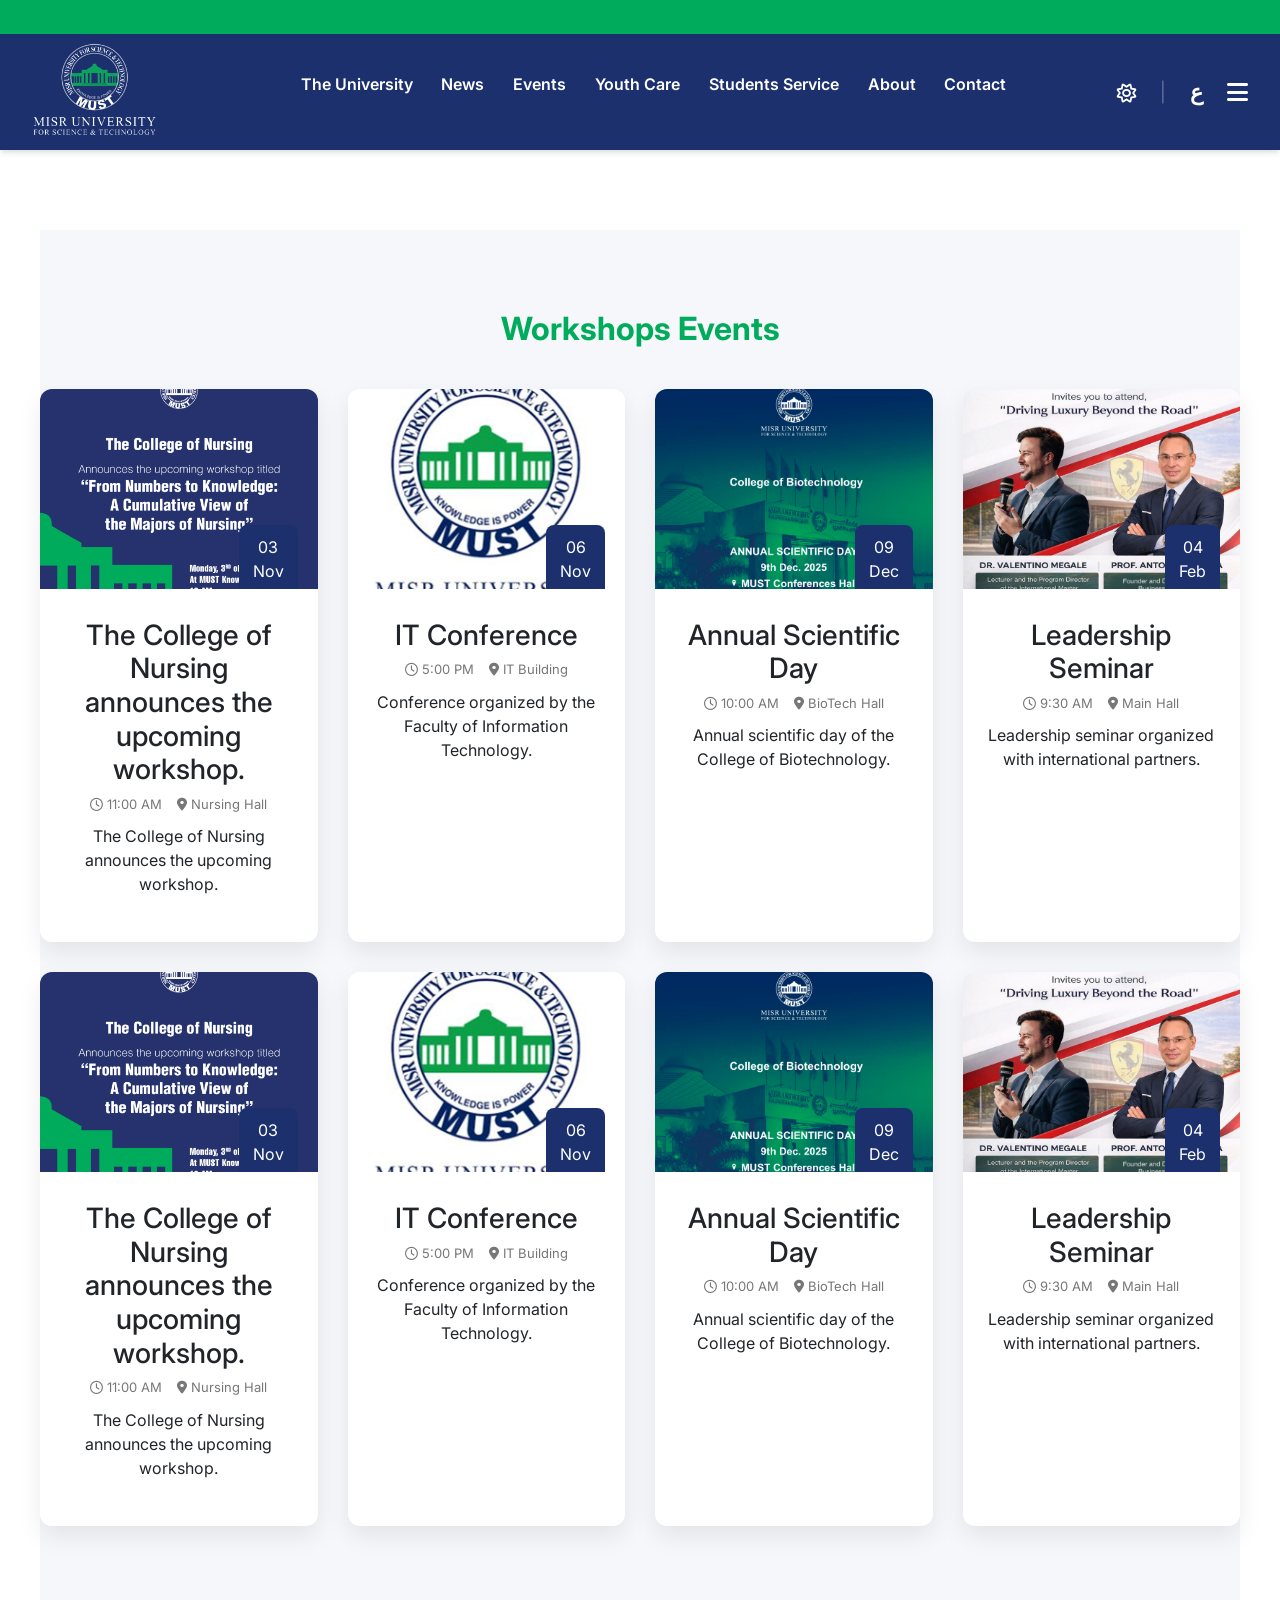
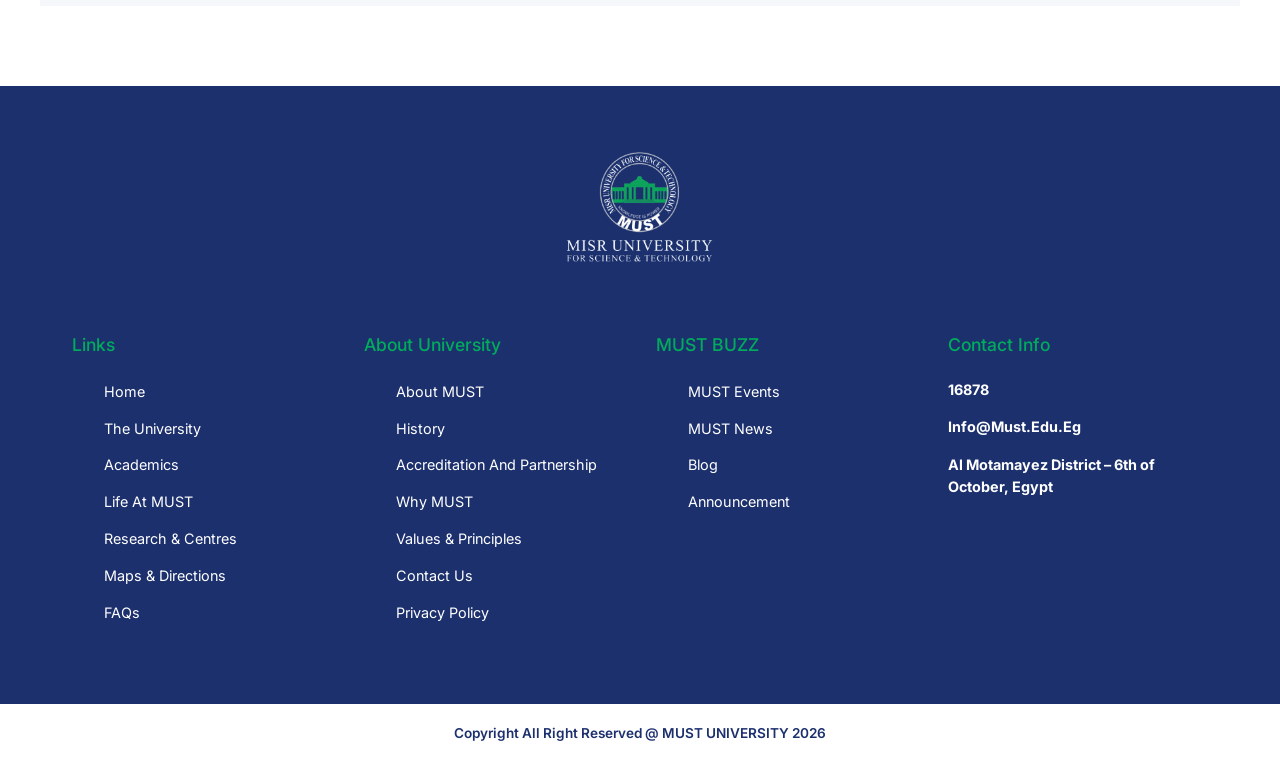
<file: workShops.html>
<!DOCTYPE html>
<html lang="en">
<head>
    <meta charset="UTF-8">
    <meta name="viewport" content="width=device-width, initial-scale=1.0">
    <title>MUST Student Activities Hub</title>
    <link href="https://cdnjs.cloudflare.com/ajax/libs/font-awesome/6.0.0/css/all.min.css" rel="stylesheet">
    <style>
        @import url('https://fonts.googleapis.com/css2?family=Inter:wght@300;400;600;700&display=swap');

        :root {
            /* MUST Official Colors */
            --primary: rgb(28, 48, 110);   /* MUST Blue */
            --secondary: rgb(0, 172, 92);  /* MUST Green */
            --primary-light: rgba(28, 48, 110, 0.1);
            --secondary-light: rgba(0, 172, 92, 0.1);
            --secondary-hover: rgb(0, 145, 75);
            
            --bg-light: #F8FAFC;
            --white: #FFFFFF;
            --text-dark: #1E293B;
            --text-gray: #64748B;
            --shadow: 0 4px 6px -1px rgba(0, 0, 0, 0.1), 0 2px 4px -1px rgba(0, 0, 0, 0.06);
            --shadow-lg: 0 10px 15px -3px rgba(0, 0, 0, 0.1), 0 4px 6px -2px rgba(0, 0, 0, 0.05);
            --transition: all 0.3s ease;
        }

        * { margin: 0; padding: 0; box-sizing: border-box; font-family: 'Inter', sans-serif; }
        body { background-color: var(--bg-light); color: var(--text-dark); line-height: 1.6; }

        /* Announcement Ticker */
        .announcement-bar {
            background-color: var(--secondary);
            color: var(--white);
            padding: 0.4rem 0;
            overflow: hidden;
            position: relative;
            display: flex;
            align-items: center;
            font-size: 0.9rem;
            font-weight: 600;
        }
        .marquee {
            white-space: nowrap;
            animation: marquee 25s linear infinite;
            padding-left: 100%;
        }
        @keyframes marquee {
            0% { transform: translateX(0); }
            100% { transform: translateX(-100%); }
        }

        /* ------------------ NAVBAR ------------------ */
        header {
            background-color: var(--primary);
            color: var(--white);
            position: sticky;
            top: 0;
            z-index: 1000;
            box-shadow: var(--shadow);
        }
        nav {
            max-width: 1400px;
            margin: 0 auto;
            padding: 0.5rem 2rem; /* Reduced padding slightly to accommodate logo */
            display: flex;
            justify-content: space-between;
            align-items: center;
        }
        
        .logo {
            text-decoration: none;
            display: flex;
            align-items: center;
        }
        
        /* New Logo CSS for Header */
        .Uni-logo {
            height: 100px; /* Adjust height here for Navbar */
            width: auto;
            object-fit: contain;
        }

        .nav-links { 
            display: flex; 
            gap: 1.8rem; 
            list-style: none; 
            align-items: center;
        }
        .nav-links a {
            text-decoration: none;
            color: var(--white);
            font-weight: 600;
            font-size: 1rem;
            transition: var(--transition);
        }
        .nav-links a:hover { color: var(--secondary); }

        .nav-icons {
            display: flex;
            align-items: center;
            gap: 1.5rem;
            font-size: 1.2rem;
        }
        .nav-icons i, .nav-icons span {
            cursor: pointer;
            transition: var(--transition);
        }
        .nav-icons i:hover, .nav-icons span:hover {
            color: var(--secondary);
        }
        .separator {
            color: rgba(255, 255, 255, 0.4);
            font-weight: 300;
        }

        /* Buttons */
        .btn {
            background-color: var(--secondary);
            color: var(--white);
            padding: 0.8rem 1.8rem;
            border-radius: 8px;
            text-decoration: none;
            font-weight: 600;
            border: none;
            cursor: pointer;
            transition: var(--transition);
            display: inline-block;
        }
        .btn:hover {
            background-color: var(--secondary-hover);
            transform: translateY(-2px);
            box-shadow: 0 4px 12px rgba(0, 172, 92, 0.3);
        }

        /* Hero Carousel */
        .carousel-container {
            max-width: 1200px;
            margin: 2rem auto 4rem;
            position: relative;
            height: 450px;
            border-radius: 20px;
            overflow: hidden;
            box-shadow: var(--shadow-lg);
        }
        .carousel-slide {
            position: absolute;
            top: 0; left: 0; width: 100%; height: 100%;
            opacity: 0;
            transition: opacity 0.5s ease-in-out;
            display: flex;
            align-items: center;
            padding: 4rem;
            background-size: cover;
            background-position: center;
        }
        .carousel-slide::before {
            content: '';
            position: absolute;
            top: 0; left: 0; right: 0; bottom: 0;
            background: linear-gradient(to right, rgba(28, 48, 110, 0.9) 0%, rgba(28, 48, 110, 0.4) 100%);
            z-index: 1;
        }
        .carousel-slide.active { opacity: 1; z-index: 2; }
        .slide-content {
            position: relative;
            z-index: 3;
            max-width: 600px;
            color: var(--white);
        }
        .slide-badge {
            background-color: var(--secondary);
            color: white;
            padding: 0.4rem 1rem;
            border-radius: 20px;
            font-size: 0.8rem;
            font-weight: 700;
            display: inline-block;
            margin-bottom: 1rem;
            text-transform: uppercase;
            letter-spacing: 1px;
        }
        .slide-content h1 { font-size: 3rem; margin-bottom: 1rem; line-height: 1.2; }
        .slide-content p { font-size: 1.1rem; margin-bottom: 2rem; opacity: 0.9; }
        
        .carousel-controls {
            position: absolute; bottom: 2rem; right: 4rem; z-index: 3; display: flex; gap: 1rem;
        }
        .control-btn {
            background: rgba(255, 255, 255, 0.2); border: 2px solid white; color: white;
            width: 40px; height: 40px; border-radius: 50%; cursor: pointer;
            display: flex; justify-content: center; align-items: center; transition: var(--transition);
        }
        .control-btn:hover { background: var(--secondary); border-color: var(--secondary); }

        /* Sections */
        section { max-width: 1200px; margin: 5rem auto; padding: 0 2rem; }
        .section-header { margin-bottom: 2.5rem; }
        .section-header h2 { font-size: 2rem; color: var(--primary); margin-bottom: 0.5rem; }
        .section-header p { color: var(--text-gray); }

        /* Categories */
        .categories { display: grid; grid-template-columns: repeat(5, 1fr); gap: 1.5rem; }
        .category-card {
            background: var(--white); padding: 2rem 1rem; border-radius: 16px; text-align: center;
            box-shadow: var(--shadow); transition: var(--transition); border: 1px solid #E2E8F0;
            cursor: pointer; display: flex; flex-direction: column; align-items: center; gap: 1rem;
        }
        .category-icon {
            width: 60px; height: 60px; background-color: var(--secondary-light); border-radius: 50%;
            display: flex; justify-content: center; align-items: center; transition: var(--transition);
        }
        .category-icon i { font-size: 1.5rem; color: var(--secondary); }
        .category-card h3 { color: var(--primary); font-size: 1.1rem; }
        .category-card:hover { transform: translateY(-5px); border-color: var(--secondary); box-shadow: var(--shadow-lg); }
        .category-card:hover .category-icon { background-color: var(--secondary); }
        .category-card:hover .category-icon i { color: var(--white); }

        /* Events Grid */
        .grid { display: grid; grid-template-columns: repeat(auto-fit, minmax(350px, 1fr)); gap: 2rem; }
        .card {
            background: var(--white); border-radius: 16px; overflow: hidden;
            box-shadow: var(--shadow); border: 1px solid #E2E8F0; display: flex; flex-direction: column;
        }
        .card-date-box {
            position: absolute; top: 1rem; left: 1rem; background: var(--white); padding: 0.5rem;
            border-radius: 8px; text-align: center; min-width: 60px; box-shadow: var(--shadow);
        }
        .card-date-box .day { display: block; font-size: 1.5rem; font-weight: 700; color: var(--primary); line-height: 1; }
        .card-date-box .month { display: block; font-size: 0.8rem; color: var(--secondary); font-weight: 600; text-transform: uppercase; }
        .card-img { height: 200px; position: relative; background-color: var(--primary-light); background-size: cover; background-position: center; }
        .card-content { padding: 1.5rem; flex-grow: 1; display: flex; flex-direction: column; }
        .tag {
            background-color: var(--primary-light); color: var(--primary);
            padding: 0.3rem 0.8rem; border-radius: 6px; font-size: 0.8rem; font-weight: 700;
            display: inline-block; margin-bottom: 1rem; width: fit-content;
        }
        .card-title { font-size: 1.25rem; font-weight: 700; margin-bottom: 1rem; color: var(--primary); }
        .card-info { display: flex; align-items: center; gap: 10px; color: var(--text-gray); font-size: 0.9rem; margin-bottom: 0.5rem; }
        .card-info i { color: var(--secondary); width: 16px; text-align: center; }
        .card-footer { display: flex; justify-content: space-between; align-items: center; border-top: 1px solid #E2E8F0; padding-top: 1.2rem; margin-top: auto; }

        /* ------------------ FOOTER ------------------ */
        footer {
            background-color: var(--primary);
            color: var(--white);
            padding-top: 4rem;
            margin-top: 5rem;
        }
        .footer-logo-center {
            text-align: center;
            margin-bottom: 4rem;
        }
        
        /* New Logo CSS for Footer */
        .footer-brand-logo {
            height: 120px; /* Adjust this value to make the footer logo bigger/smaller */
            width: auto;
            margin: 0 auto;
            display: block;
        }

        .footer-grid {
            max-width: 1200px;
            margin: 0 auto;
            display: grid;
            grid-template-columns: repeat(4, 1fr);
            gap: 2rem;
            padding: 0 2rem 4rem 2rem;
        }
        .footer-col h4 {
            color: var(--secondary);
            font-size: 1.1rem;
            margin-bottom: 1.5rem;
        }
        .footer-col ul { list-style: none; }
        .footer-col ul li { margin-bottom: 0.8rem; }
        .footer-col ul li a {
            color: var(--white);
            text-decoration: none;
            font-size: 0.9rem;
            transition: var(--transition);
        }
        .footer-col ul li a:hover { color: var(--secondary); }
        .footer-col p {
            color: var(--white);
            font-size: 0.9rem;
            font-weight: 700;
            margin-bottom: 1rem;
        }
        .footer-bottom {
            background-color: var(--white);
            color: var(--primary);
            text-align: center;
            padding: 1.2rem;
            font-size: 0.85rem;
            font-weight: 600;
        }

        /* Responsive */
        @media (max-width: 1024px) {
            .nav-links { display: none; } /* Hide links on smaller screens */
            .categories { grid-template-columns: repeat(3, 1fr); }
            .footer-grid { grid-template-columns: repeat(2, 1fr); }
        }
        @media (max-width: 768px) {
            .categories { grid-template-columns: repeat(2, 1fr); }
            .footer-grid { grid-template-columns: 1fr; text-align: center; }
        }
    </style>
    <link rel="stylesheet" href="css/bootstrap.min.css">
    <link rel="stylesheet" href="css/style.css">
</head>
<body>

    <div class="announcement-bar ">
        <div class="marquee">
            <span>
                🏆 MUST wins 1st place in the National Universities Hackathon! &nbsp;&nbsp;&nbsp;&nbsp; | &nbsp;&nbsp;&nbsp;&nbsp; 
                ⏰ Reminder: Registration for the Luxor Trip closes this Thursday! &nbsp;&nbsp;&nbsp;&nbsp; | &nbsp;&nbsp;&nbsp;&nbsp; 
                🎭 Auditions for the University Theater Club open on March 15th. 
            </span>
        </div>
    </div>

    <header>
        <nav>
            <a href="#" class="logo">
                <img src="LoGo.png" alt="MUST Logo" class="Uni-logo">
            </a>
            
            <ul class="nav-links">
                <li><a href="index.html">The University</a></li>
                <li><a href="#news">News</a></li>
                <li><a href="#event">Events</a></li>
                <li><a href="#">Youth Care</a></li>
                <li><a href="#">Students Service</a></li>
                <li><a href="clubs.html">About</a></li>
                <li><a href="#">Contact</a></li>
            </ul>

            <div class="nav-icons">
                <i class="fa-regular fa-sun" title="Light/Dark Mode"></i>
                <span class="separator">|</span>
                <span style="font-family: Arial, sans-serif; font-weight: bold; font-size: 1.4rem;" title="Arabic">ع</span>
                <i class="fa-solid fa-bars" style="font-size: 1.5rem;" title="Menu"></i>
            </div>
        </nav>
    </header>

  



<section id="event" class="must-events">

<div class="section-header">
<h2>Workshops Events</h2>

</div>

<div class="must-events-container">

<div class="must-event-card">
<div class="event-img">
<img src="event1.png">
<div class="event-date">
<span>03</span>
<p>Nov</p>
</div>
</div>

<div class="event-content">
<h3>The College of Nursing announces the upcoming workshop.</h3>

<div class="event-meta">
<span><i class="fa-regular fa-clock"></i> 11:00 AM</span>
<span><i class="fa-solid fa-location-dot"></i> Nursing Hall</span>
</div>

<p>The College of Nursing announces the upcoming workshop.</p>

</div>
</div>


<div class="must-event-card">
<div class="event-img">
<img src="event2.png">
<div class="event-date">
<span>06</span>
<p>Nov</p>
</div>
</div>

<div class="event-content">
<h3>IT Conference</h3>

<div class="event-meta">
<span><i class="fa-regular fa-clock"></i> 5:00 PM</span>
<span><i class="fa-solid fa-location-dot"></i> IT Building</span>
</div>

<p>Conference organized by the Faculty of Information Technology.</p>

</div>
</div>


<div class="must-event-card">
<div class="event-img">
<img src="event3.png">
<div class="event-date">
<span>09</span>
<p>Dec</p>
</div>
</div>

<div class="event-content">
<h3>Annual Scientific Day</h3>

<div class="event-meta">
<span><i class="fa-regular fa-clock"></i> 10:00 AM</span>
<span><i class="fa-solid fa-location-dot"></i> BioTech Hall</span>
</div>

<p>Annual scientific day of the College of Biotechnology.</p>

</div>
</div>


<div class="must-event-card">
<div class="event-img">
<img src="event4.jpeg">
<div class="event-date">
<span>04</span>
<p>Feb</p>
</div>
</div>

<div class="event-content">
<h3>Leadership Seminar</h3>

<div class="event-meta">
<span><i class="fa-regular fa-clock"></i> 9:30 AM</span>
<span><i class="fa-solid fa-location-dot"></i> Main Hall</span>
</div>

<p>Leadership seminar organized with international partners.</p>

</div>
</div>

<div class="must-event-card">
<div class="event-img">
<img src="event1.png">
<div class="event-date">
<span>03</span>
<p>Nov</p>
</div>
</div>

<div class="event-content">
<h3>The College of Nursing announces the upcoming workshop.</h3>

<div class="event-meta">
<span><i class="fa-regular fa-clock"></i> 11:00 AM</span>
<span><i class="fa-solid fa-location-dot"></i> Nursing Hall</span>
</div>

<p>The College of Nursing announces the upcoming workshop.</p>

</div>
</div>


<div class="must-event-card">
<div class="event-img">
<img src="event2.png">
<div class="event-date">
<span>06</span>
<p>Nov</p>
</div>
</div>

<div class="event-content">
<h3>IT Conference</h3>

<div class="event-meta">
<span><i class="fa-regular fa-clock"></i> 5:00 PM</span>
<span><i class="fa-solid fa-location-dot"></i> IT Building</span>
</div>

<p>Conference organized by the Faculty of Information Technology.</p>

</div>
</div>


<div class="must-event-card">
<div class="event-img">
<img src="event3.png">
<div class="event-date">
<span>09</span>
<p>Dec</p>
</div>
</div>

<div class="event-content">
<h3>Annual Scientific Day</h3>

<div class="event-meta">
<span><i class="fa-regular fa-clock"></i> 10:00 AM</span>
<span><i class="fa-solid fa-location-dot"></i> BioTech Hall</span>
</div>

<p>Annual scientific day of the College of Biotechnology.</p>

</div>
</div>


<div class="must-event-card">
<div class="event-img">
<img src="event4.jpeg">
<div class="event-date">
<span>04</span>
<p>Feb</p>
</div>
</div>

<div class="event-content">
<h3>Leadership Seminar</h3>

<div class="event-meta">
<span><i class="fa-regular fa-clock"></i> 9:30 AM</span>
<span><i class="fa-solid fa-location-dot"></i> Main Hall</span>
</div>

<p>Leadership seminar organized with international partners.</p>

</div>
</div>

</div>



</section>




    <footer>
        <div class="footer-logo-center">
            <img src="LoGo.png" alt="MUST Logo" class="footer-brand-logo">
        </div>

        <div class="footer-grid">
            <div class="footer-col">
                <h4>Links</h4>
                <ul>
                    <li><a href="#">Home</a></li>
                    <li><a href="#">The University</a></li>
                    <li><a href="#">Academics</a></li>
                    <li><a href="#">Life At MUST</a></li>
                    <li><a href="#">Research & Centres</a></li>
                    <li><a href="#">Maps & Directions</a></li>
                    <li><a href="#">FAQs</a></li>
                </ul>
            </div>
            <div class="footer-col">
                <h4>About University</h4>
                <ul>
                    <li><a href="#">About MUST</a></li>
                    <li><a href="#">History</a></li>
                    <li><a href="#">Accreditation And Partnership</a></li>
                    <li><a href="#">Why MUST</a></li>
                    <li><a href="#">Values & Principles</a></li>
                    <li><a href="#">Contact Us</a></li>
                    <li><a href="#">Privacy Policy</a></li>
                </ul>
            </div>
            <div class="footer-col">
                <h4>MUST BUZZ</h4>
                <ul>
                    <li><a href="#events">MUST Events</a></li>
                    <li><a href="#">MUST News</a></li>
                    <li><a href="#">Blog</a></li>
                    <li><a href="#">Announcement</a></li>
                </ul>
            </div>
            <div class="footer-col">
                <h4>Contact Info</h4>
                <p>16878</p>
                <p>Info@Must.Edu.Eg</p>
                <p>Al Motamayez District – 6th of October, Egypt</p>
            </div>
        </div>

        <div class="footer-bottom">
            Copyright All Right Reserved @ MUST UNIVERSITY 2026
        </div>
    </footer>
    <script>
        let currentSlide = 0;
        const slides = document.querySelectorAll('.carousel-slide');
        function showSlide(index) {
            slides.forEach(slide => slide.classList.remove('active'));
            slides[index].classList.add('active');
        }
        function nextSlide() {
            currentSlide = (currentSlide + 1) % slides.length;
            showSlide(currentSlide);
        }
        function prevSlide() {
            currentSlide = (currentSlide - 1 + slides.length) % slides.length;
            showSlide(currentSlide);
        }
      
    </script>
    <script src="js/script.js"></script>
</body>
</html>
</file>
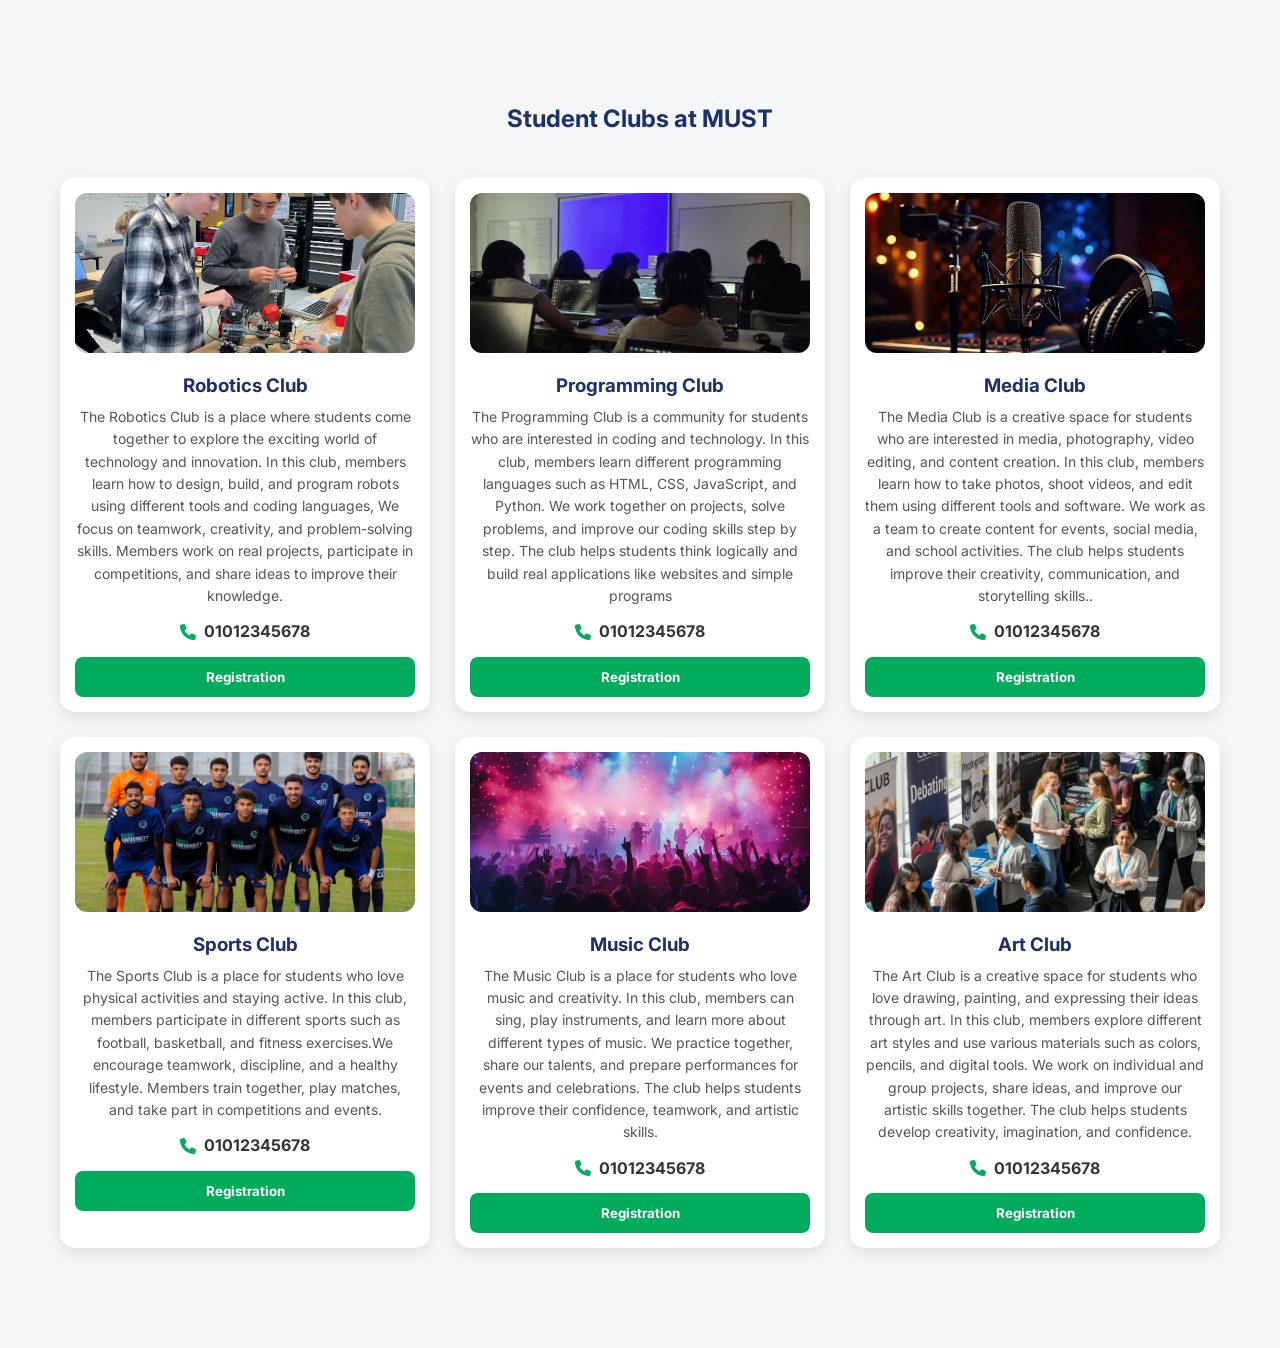
<file: inf proj/clubs.html>
<!DOCTYPE html>
<html lang="en">
<head>
    <meta charset="UTF-8">
    <meta name="viewport" content="width=device-width, initial-scale=1.0">
    <title>MUST Student Clubs</title>
    <link href="https://cdnjs.cloudflare.com/ajax/libs/font-awesome/6.0.0/css/all.min.css" rel="stylesheet">
    <style>
        @import url('https://fonts.googleapis.com/css2?family=Inter:wght@300;400;600;700&display=swap');

        :root {
            /* MUST Official Colors */
            --primary: rgb(28, 48, 110);   /* MUST Blue */
            --secondary: rgb(0, 172, 92);  /* MUST Green */
            --primary-light: rgba(28, 48, 110, 0.1);
            
            --bg-light: #F8FAFC;
            --white: #FFFFFF;
            --text-dark: #1E293B;
            --text-gray: #64748B;
            --shadow: 0 4px 6px -1px rgba(0, 0, 0, 0.1);
            --transition: all 0.3s ease;
        }

        * { margin: 0; padding: 0; box-sizing: border-box; font-family: 'Inter', sans-serif; }
        body { background-color: var(--bg-light); color: var(--text-dark); line-height: 1.6; }

        /* ================= HERO SECTION ================= */
        .hero-container {
            position: relative;
            width: 100%;
            height: 90vh;
            display: flex;
            align-items: center;
            overflow: hidden; 
            background-color: var(--primary);
        }

        .hero-bg-video {
            position: absolute;
            top: 0;
            left: 0;
            width: 100%;
            height: 100%;
            object-fit: cover; 
            z-index: 0;
        }

        .hero-top-gradient {
            position: absolute;
            top: 0; left: 0; width: 100%; height: 150px;
            background: linear-gradient(to bottom, rgba(0,0,0,0.7) 0%, transparent 100%);
            z-index: 1;
        }

        /* Transparent Navbar */
        header { 
            position: absolute; 
            top: 0; width: 100%; 
            z-index: 1000; 
            padding-top: 10px;
        }
        nav { max-width: 1400px; margin: 0 auto; padding: 0.5rem 2rem; display: flex; justify-content: space-between; align-items: center; }
        .logo { text-decoration: none; display: flex; align-items: center; }
        
        .Uni-logo {
            height: 100px;
            width: auto;
            object-fit: contain;
        }

        .nav-links { display: flex; gap: 1.8rem; list-style: none; align-items: center; }
        .nav-links a { text-decoration: none; color: var(--white); font-weight: 600; font-size: 1rem; transition: var(--transition); }
        .nav-links a:hover { color: var(--secondary); }
        .nav-icons { display: flex; align-items: center; gap: 1.5rem; font-size: 1.2rem; color: var(--white); }
        .separator { color: rgba(255, 255, 255, 0.4); font-weight: 300; }

        /* Welcome Text Box */
        .hero-text-box {
            position: relative;
            z-index: 2;
            background: rgba(255, 255, 255, 0.85);
            padding: 2rem 3rem;
            width: 60%;
            max-width: 800px;
            border-left: 5px solid var(--secondary);
        }
        .hero-text-box h1 {
            color: var(--secondary);
            font-size: 2.2rem;
            margin-bottom: 0.5rem;
            font-weight: 700;
        }
        .hero-text-box p {
            color: var(--text-dark);
            font-size: 1.1rem;
            font-weight: 600;
        }

        /* Floating Social Bar */
        .floating-socials {
            position: absolute;
            right: 20px;
            top: 50%;
            transform: translateY(-50%);
            display: flex;
            flex-direction: column;
            gap: 12px;
            z-index: 10;
        }
        .social-btn {
            width: 40px; height: 40px;
            border-radius: 50%; 
            display: flex; justify-content: center; align-items: center;
            background: var(--white); 
            color: var(--primary);
            text-decoration: none; 
            font-size: 1.2rem;
            box-shadow: 0 4px 6px rgba(0,0,0,0.1);
            transition: var(--transition);
        }
        .social-btn:hover { transform: scale(1.1); }
        .social-btn.search { background: var(--secondary); color: var(--white); }

        /* ================= BUTTONS ================= */
        .btn { background-color: var(--secondary); color: var(--white); padding: 0.6rem 1.5rem; border-radius: 8px; font-weight: 600; border: none; cursor: pointer; transition: var(--transition); display: inline-block; text-decoration: none; }
        .btn:hover { background-color: rgb(0, 145, 75); transform: translateY(-2px); }
        .btn-outline { background-color: transparent; color: var(--primary); border: 2px solid var(--primary); }
        .btn-outline:hover { background-color: var(--primary-light); }

        /* ================= SECTIONS ================= */
        section { max-width: 1200px; margin: 5rem auto; padding: 0 2rem; }
        .section-header { margin-bottom: 2rem; border-bottom: 2px solid #E2E8F0; padding-bottom: 1rem; }
        .section-header h2 { font-size: 2rem; color: var(--primary); }
        .section-header p { color: var(--text-gray); }

        /* Cards Grid */
        .grid { display: grid; grid-template-columns: repeat(auto-fit, minmax(300px, 1fr)); gap: 2rem; }
        .card { background: var(--white); border-radius: 12px; overflow: hidden; box-shadow: var(--shadow); border: 1px solid #E2E8F0; transition: var(--transition); text-align: center; padding-bottom: 1.5rem; }
        .card:hover { transform: translateY(-5px); border-color: var(--primary-light); }
        .card-icon { height: 120px; background-color: var(--primary-light); display: flex; justify-content: center; align-items: center; font-size: 3.5rem; color: var(--primary); margin-bottom: 1rem; }
        .card h3 { color: var(--primary); margin-bottom: 0.5rem; }
        .card p { color: var(--text-gray); font-size: 0.9rem; padding: 0 1rem; margin-bottom: 1.5rem; height: 40px; }
        .status { display: inline-block; background-color: rgba(0, 172, 92, 0.1); color: var(--secondary); padding: 0.3rem 0.8rem; border-radius: 20px; font-size: 0.8rem; font-weight: bold; margin-bottom: 1rem; }

        /* Profile Container */
        .profile-container { background: var(--white); border-radius: 16px; box-shadow: var(--shadow); border: 1px solid #E2E8F0; overflow: hidden; margin-top: 2rem; }
        .profile-header { background-color: var(--primary); color: white; padding: 3rem 2rem; display: flex; justify-content: space-between; align-items: center; flex-wrap: wrap; gap: 1rem; }
        .profile-info h1 { font-size: 2.5rem; margin-bottom: 0.5rem; }
        .profile-info p { opacity: 0.8; font-size: 1.1rem; }
        .profile-body { display: grid; grid-template-columns: 2fr 1fr; gap: 2rem; padding: 2rem; }
        .box { background: var(--bg-light); padding: 1.5rem; border-radius: 12px; border: 1px solid #E2E8F0; margin-bottom: 1.5rem; }
        .box h3 { color: var(--primary); margin-bottom: 1rem; border-bottom: 2px solid white; padding-bottom: 0.5rem; }
        .club-event { display: flex; gap: 1rem; margin-bottom: 1rem; background: white; padding: 1rem; border-radius: 8px; }
        .event-date { background: var(--primary-light); color: var(--primary); padding: 0.5rem 1rem; border-radius: 8px; text-align: center; font-weight: bold; }
        
        /* CLUB SECTION */

body{
    background:#f5f6f8;
    font-family:Arial, sans-serif;
}


.clubs-section{
    max-width:1200px;
    margin:80px auto;
    padding:20px;
    text-align:center;
}

.clubs-section h1{
    color:#1c306e;
    margin-bottom:40px;
}


.clubs-grid{
    display:grid;
    grid-template-columns:repeat(auto-fit,minmax(280px,1fr));
    gap:25px;
}


.club-card{
    background:#fff;
    border-radius:15px;
    padding:15px;
    box-shadow:0 5px 15px rgba(0,0,0,0.1);
    transition:0.3s;
    overflow:hidden;
    text-align:center;
}

.club-card:hover{
    transform:translateY(-8px);
}
 a{
    color: white;
    text-decoration: none;
 }

.club-img{
    width:100%;
    height:160px;
    object-fit:cover;
    border-radius:12px;
}


.club-card h3{
    margin:10px 0 5px;
    color:#1c306e;
}


.club-card p{
    font-size:14px;
    color:#555;
    line-height:1.6;
}


.phone{
    display:flex;
    align-items:center;
    justify-content:center;
    gap:8px;
    margin:12px 0;
    font-weight:bold;
    color:#333;
}

.phone i{
    color:#00ac5c;
}


.join-btn{
    background:#00ac5c;
    color:white;
    border:none;
    padding:12px;
    border-radius:8px;
    cursor:pointer;
    width:100%;
    font-weight:bold;
    transition:0.3s;
}

.join-btn:hover{
    background:#1a6340;
}
        /* ------------------ NEW FOOTER ------------------ */
        footer {
            background-color: var(--primary);
            color: var(--white);
            padding-top: 4rem;
            margin-top: 5rem;
        }
        .footer-logo-center {
            text-align: center;
            margin-bottom: 4rem;
        }
        
        .footer-brand-logo {
            height: 120px; /* Adjust this value to make the footer logo bigger/smaller */
            width: auto;
            margin: 0 auto;
            display: block;
        }

        .footer-grid {
            max-width: 1200px;
            margin: 0 auto;
            display: grid;
            grid-template-columns: repeat(4, 1fr);
            gap: 2rem;
            padding: 0 2rem 4rem 2rem;
        }
        .footer-col h4 {
            color: var(--secondary);
            font-size: 1.1rem;
            margin-bottom: 1.5rem;
        }
        .footer-col ul { list-style: none; }
        .footer-col ul li { margin-bottom: 0.8rem; }
        .footer-col ul li a {
            color: var(--white);
            text-decoration: none;
            font-size: 0.9rem;
            transition: var(--transition);
        }
        .footer-col ul li a:hover { color: var(--secondary); }
        .footer-col p {
            color: var(--white);
            font-size: 0.9rem;
            font-weight: 700;
            margin-bottom: 1rem;
        }
        .footer-bottom {
            background-color: var(--white);
            color: var(--primary);
            text-align: center;
            padding: 1.2rem;
            font-size: 0.85rem;
            font-weight: 600;
        }

        @media (max-width: 768px) {
            .hero-text-box { width: 90%; padding: 1.5rem; }
            .nav-links, .floating-socials { display: none; }
            .profile-body { grid-template-columns: 1fr; }
            .footer-grid { grid-template-columns: 1fr; text-align: center; }
        }
    </style>
</head>
<body>

   

        <header>
     
        </header>

       
<section class="clubs-section">

<h1>Student Clubs at MUST</h1>
<div class="clubs-grid">

<div class="club-card">

<img src="./img/efc37c52370be41bfc2131f8ccf3b300.jpg" alt="Robotics Club" class="club-img">
<h3>Robotics Club</h3>
<p>The Robotics Club is a place where students come together to 
    explore the exciting world of technology and innovation. 
    In this club, members learn how to design, build, and program 
    robots using different tools and coding languages,
    We focus on teamwork, creativity, and problem-solving skills. 
    Members work on real projects, participate in competitions, 
    and share ideas to improve their knowledge.</p>
<div class="phone">
    <i class="fa-solid fa-phone"></i>
    <span>01012345678</span>
</div>

<button class="join-btn" onclick="joinClub('Robotics Club',this)">
<a href="../Sports/Register Team.html">Registration </a>
</button>

</div>

<div class="club-card">
<img src="./img/161c339b45e5a463d06d5e82d2b3c727.jpg" alt="Robotics Club" class="club-img">

<h3>Programming Club</h3>

<p>The Programming Club is a community for students who are 
    interested in coding and technology. In this club, 
    members learn different programming languages such as HTML, CSS, JavaScript, and Python.
    We work together on projects, solve problems, and improve our coding skills 
    step by step. The club helps students think logically and build real 
    applications like websites and simple programs</p>
<div class="phone">
    <i class="fa-solid fa-phone"></i>
    <span>01012345678</span>
</div>
<button class="join-btn" onclick="joinClub('Robotics Club',this)">
<a href="../Sports/Register Team.html">Registration </a>
</button>

</div>


<div class="club-card">
<img src="./img/ce3b7fd7ed467b1ae0ea8f8634264750.jpg" alt="Robotics Club" class="club-img">

<h3>Media Club</h3>

<p>The Media Club is a creative space for students who are interested in media, 
    photography, video editing, and content creation. In this club, members learn 
    how to take photos, shoot videos, and edit them using different tools and software.
    We work as a team to create content for events, social media, and school activities. 
    The club helps students improve their creativity, communication, and storytelling skills..</p>
<div class="phone">
    <i class="fa-solid fa-phone"></i>
    <span>01012345678</span>
</div>
<button class="join-btn" onclick="joinClub('Robotics Club',this)">
<a href="../Sports/Register Team.html">Registration </a>
</button>
</div>

<div class="club-card">
<img src="./img/image.png" alt="Robotics Club" class="club-img">
<h3>Sports Club</h3>

<p>The Sports Club is a place for students who love physical activities and staying active. 
    In this club, members participate in different sports such as football, basketball, 
    and fitness exercises.We encourage teamwork, discipline, and a healthy lifestyle. 
    Members train together, play matches, and take part in competitions and events.</p>

<div class="phone">
    <i class="fa-solid fa-phone"></i>
    <span>01012345678</span>
</div>
<button class="join-btn" onclick="joinClub('Robotics Club',this)">
<a href="../Sports/Register Team.html">Registration </a>
</button>
</div>

<div class="club-card">
<img src="./img/7b83481a4cf0c574be1e71dd0294121e.jpg" alt="Robotics Club" class="club-img">
<h3>Music Club</h3>

<p>The Music Club is a place for students who love music and creativity. In this club, 
    members can sing, play instruments, and learn more about different types of music.
    We practice together, share our talents, and prepare performances for events and 
    celebrations. The club helps students improve their confidence, teamwork, and artistic skills.</p>

<div class="phone">
    <i class="fa-solid fa-phone"></i>
    <span>01012345678</span>
</div>
<button class="join-btn" onclick="joinClub('Robotics Club',this)">
<a href="../Sports/Register Team.html">Registration </a>
</button>
</div>

<div class="club-card">
<img src="./img/652ace1cd16de53a5c067c0d51cb1e97.jpg" alt="Robotics Club" class="club-img">
<h3>Art Club</h3>

<p>The Art Club is a creative space for students who love drawing, painting, 
    and expressing their ideas through art. In this club, members explore 
    different art styles and use various materials such as colors, pencils, and digital tools.
    We work on individual and group projects, share ideas, and improve our 
    artistic skills together. The club helps students develop creativity, 
    imagination, and confidence.</p>

<div class="phone">
    <i class="fa-solid fa-phone"></i>
    <span>01012345678</span>
</div>
<button class="join-btn" onclick="joinClub('Robotics Club',this)">
<a href="../Sports/Register Team.html">Registration </a>
</button>
</div>


</div>
</div>

</section>
    

 

    <script  >
        

    </script>
</body>
</html>
</file>
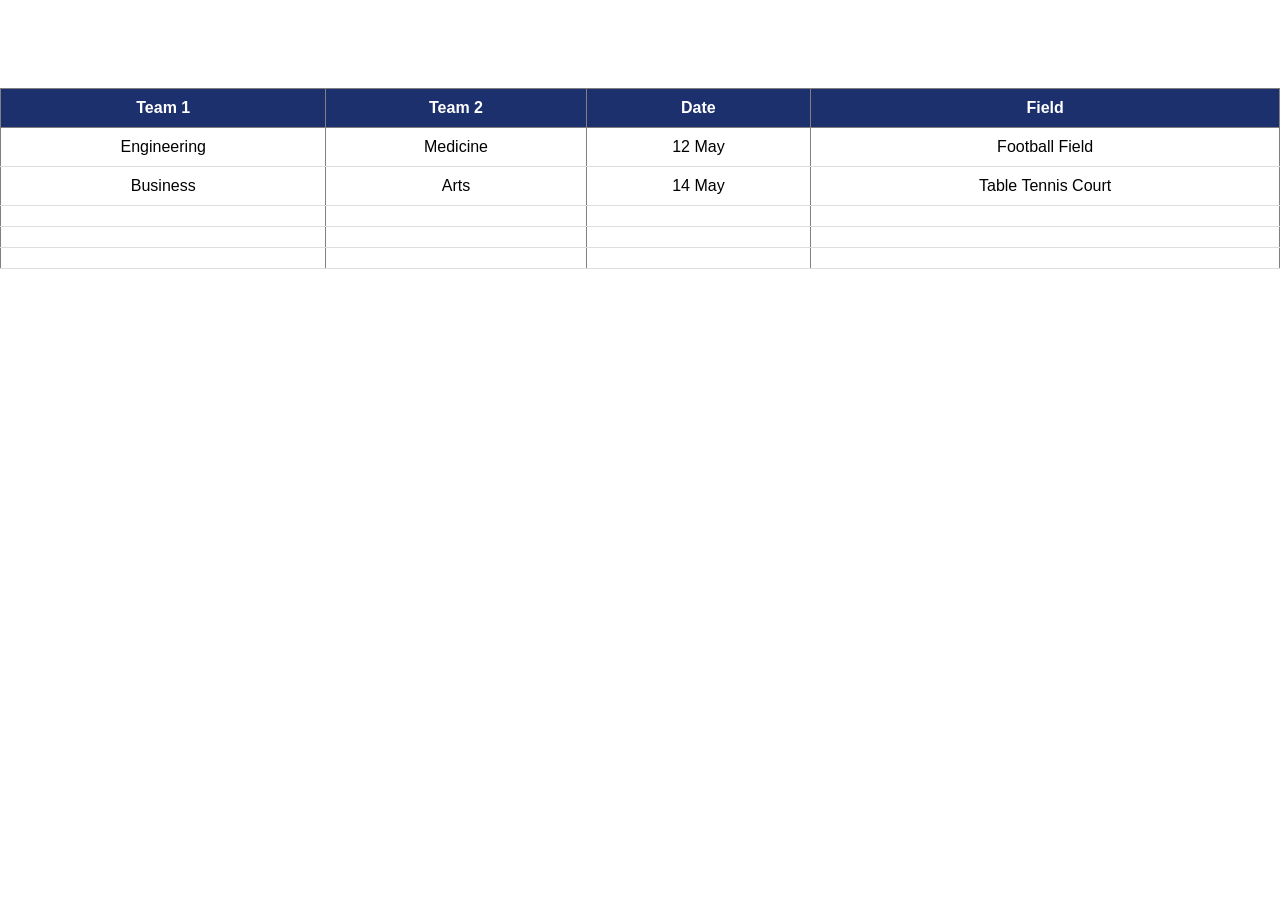
<file: Sports/Match schedule.html>
<!DOCTYPE html>
<html>
<head>
<h2>Match Schedule</h2>
 <link rel="stylesheet" type="text/css" href="css.css">
</head>

<table border="1">

<tr>
<th>Team 1</th>
<th>Team 2</th>
<th>Date</th>
<th>Field</th>
</tr>

<tr>
<td>Engineering</td>
<td>Medicine</td>
<td>12 May</td>
<td>Football Field</td>
</tr>

<tr>
<td>Business</td>
<td>Arts</td>
<td>14 May</td>
<td>Table Tennis Court</td>
</tr>
<tr>
<td></td>
<td></td>
<td></td>
<td></td>
</tr><tr>
<td></td>
<td></td>
<td></td>
<td></td>
</tr><tr>
<td></td>
<td></td>
<td></td>
<td></td>
</tr>

</table>
</body>
</html>
</file>
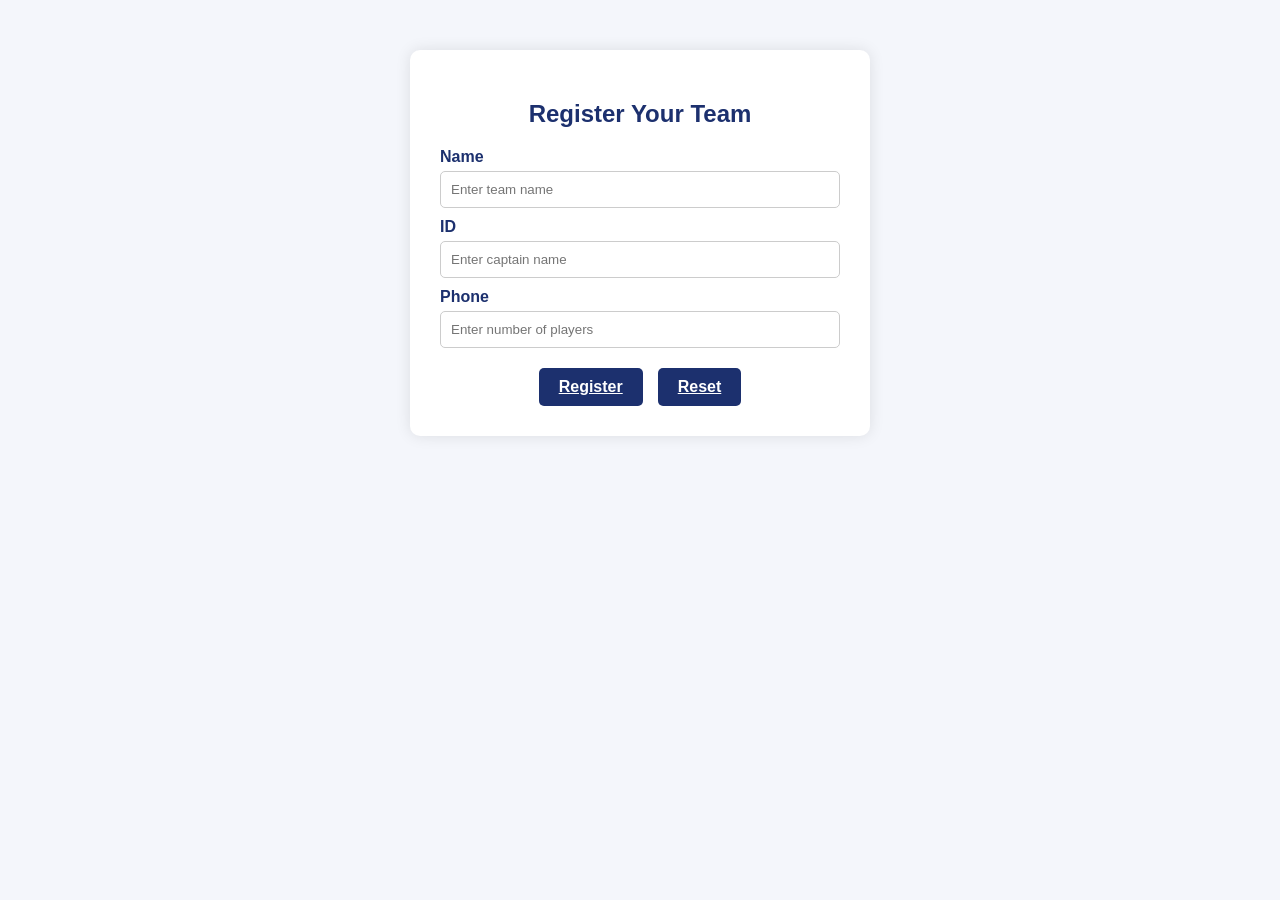
<file: Sports/Register Team.html>
<!DOCTYPE html>
<html lang="ar">
<head>
<meta charset="UTF-8">
<meta name="viewport" content="width=device-width, initial-scale=1.0">
<title>Register Team</title>

<!-- ربط الـ CSS -->
<link rel="stylesheet" href="style.css">
</head>

<body>

<div class="register-container">
  <h2>Register Your Team</h2>

  <form>
    <label>Name</label>
    <input type="text" placeholder="Enter team name">

    <label>ID</label>
    <input type="text" placeholder="Enter captain name">

    <label>Phone</label>
    <input type="number" placeholder="Enter number of players">


    <div class="form-buttons">
      <a href="Match schedule.html" class="button"> Register</a>
      <a href="#" class="button">Reset</a>
    </div>
  </form>
</div>

</body>
</html>
</file>
<file: css/style.css>
/* SECTION */

/* SECTION */
a {
    color: white;
    text-decoration: none;
}
.alumni-section{
position:relative;
padding:80px 0;
margin-top:80px;
background:url("https://images.unsplash.com/photo-1523240795612-9a054b0db644") center/cover;
}

.alumni-section::before{
content:"";
position:absolute;
top:0;
left:0;
width:100%;
height:100%;
background:rgba(28,48,110,0.85);
z-index:1;
}

.alumni-section .section-header{
position:relative;
z-index:2;
text-align:center;
margin-bottom:40px;
}

/* SLIDER */

.alumni-slider{
position:relative;
display:flex;
align-items:center;
z-index:2;
max-width:1100px;
margin:auto;
}

.alumni-container{
overflow:hidden;
width:100%;
}

.alumni-track{
display:flex;
gap:25px;
transition:transform 0.6s ease;
}

/* CARD */

.alumni-card{
background:white;
border-radius:15px;
padding:30px;
text-align:center;
min-width:320px;
box-shadow:0 10px 20px rgba(0,0,0,0.15);
transition:0.4s;
cursor:pointer;
}

.alumni-card img{
width:120px;
height:120px;
border-radius:50%;
object-fit:cover;
border:5px solid var(--secondary);
margin-bottom:15px;
transition:0.4s;
}

/* HOVER ANIMATION */

.alumni-card:hover{
transform:translateY(-10px);
}

.alumni-card:hover img{
transform:translateY(-15px) scale(1.1);
}

/* ARROWS */

.arrow{
position:absolute;
top:45%;
transform:translateY(-50%);
background:var(--secondary);
border:none;
color:white;
width:45px;
height:45px;
border-radius:50%;
cursor:pointer;
box-shadow:var(--shadow);
z-index:3;
}

.arrow.left{
left:-20px;
}

.arrow.right{
right:-20px;
}

.arrow:hover{
background:var(--secondary-hover);
}

.awards-section{
    background:#eef0f5;
    padding:70px 40px;
    margin-top:0;
}

.awards-header{
    text-align:center;
    margin-bottom:40px;
}

.awards-header h2{
    color:var(--secondary);
    font-size:2.2rem;
    font-weight:700;
}

.awards-slider-wrapper{
    position:relative;
    max-width:1200px;
    margin:auto;
    display:flex;
    align-items:center;
    gap:20px;
}

.awards-slider{
    overflow:hidden;
    width:100%;
}

.awards-track{
    display:flex;
    transition:transform 0.6s ease-in-out;
}

.awards-slide{
    min-width:100%;
    display:flex;
    align-items:center;
    justify-content:space-between;
    gap:50px;
    padding:10px 20px 30px;
    direction:rtl;
}

.awards-image{
    flex:1;
}

.awards-image img{
    width:100%;
    max-width:500px;
    height:340px;
    object-fit:cover;
    display:block;
    margin:auto;
}

.awards-content{
    flex:1;
    color:#444;
    text-align:right;
}

.awards-content h3{
    color:var(--primary);
    font-size:2rem;
    margin-bottom:20px;
    font-weight:700;
}

.awards-content p{
    font-size:1.05rem;
    line-height:1.9;
    margin-bottom:15px;
}

.awards-content ul{
    padding-right:20px;
    margin-bottom:20px;
}

.awards-content ul li{
    margin-bottom:10px;
    line-height:1.8;
}

.awards-content a{
    color:var(--secondary);
    text-decoration:none;
    font-weight:700;
    font-size:1rem;
}

.awards-content a:hover{
    text-decoration:underline;
}

.awards-arrow{
    background:transparent;
    border:none;
    font-size:1.5rem;
    color:var(--primary);
    cursor:pointer;
    transition:0.3s;
}

.awards-arrow:hover{
    color:var(--secondary);
}

.awards-dots{
    text-align:center;
    margin-top:20px;
}

.awards-dots .dot{
    display:inline-block;
    width:10px;
    height:10px;
    border-radius:50%;
    background:#d0d4dc;
    margin:0 5px;
    cursor:pointer;
    transition:0.3s;
}

.awards-dots .dot.active{
    background:var(--primary);
}

@media (max-width: 992px){
    .awards-slide{
        flex-direction:column;
        text-align:center;
    }

    .awards-content{
        text-align:center;
    }

    .awards-content ul{
        text-align:right;
        display:inline-block;
    }

    .awards-image img{
        height:260px;
    }
}

@media (max-width: 768px){
    .awards-section{
        padding:50px 20px;
    }

    .awards-content h3{
        font-size:1.6rem;
    }

    .awards-content p{
        font-size:0.95rem;
    }
}

.must-events{
padding:80px 0;
background:#f5f7fa;
text-align:center;
}

.must-events-container{
display:grid;
grid-template-columns:repeat(4,1fr);
gap:30px;
max-width:1200px;
margin:auto;
}

.must-event-card{
background:white;
border-radius:12px;
overflow:hidden;
box-shadow:0 10px 25px rgba(0,0,0,0.08);
transition:0.4s;
}

.must-event-card:hover{
transform:translateY(-10px);
box-shadow:0 18px 35px rgba(0,0,0,0.15);
}

.event-img{
position:relative;
overflow:hidden;
}

.event-img img{
width:100%;
height:200px;
object-fit:cover;
transition:0.5s;
}

.must-event-card:hover img{
transform:scale(1.1);
}

.event-date{
position:absolute;
bottom:-20px;
right:20px;
background:var(--primary);
color:white;
padding:10px 14px;
border-radius:8px;
text-align:center;
}

.event-content{
padding:30px 20px;
}

.event-meta{
display:flex;
justify-content:center;
gap:15px;
font-size:13px;
color:#777;
margin-bottom:10px;
}

.btn-events{
display:inline-block;
margin-top:40px;
background:var(--secondary);
color:white;
padding:12px 35px;
border-radius:30px;
text-decoration:none;
font-weight:600;
}

.section-header h2{
    color: var(--secondary);
    font-weight: bold;
}
.social-fixed {
    position: fixed;
    top: 50%;
    right: 15px;
    transform: translateY(-50%);
    display: flex;
    flex-direction: column;
    gap: 12px;
    z-index: 9999;
}

.social-fixed a {
    width: 45px;
    height: 45px;
    background: white;
    color: var(--primary);
    display: flex;
    align-items: center;
    justify-content: center;
    border-radius: 50%;
    text-decoration: none;
    font-size: 1.1rem;

    /* 🔥 Better shadow */
    box-shadow: 0 6px 15px rgba(0,0,0,0.15);

    transition: 0.3s;
}

/* Hover */
.social-fixed a:hover {
    transform: scale(1.1);
}

/* ✅ ACTIVE ICON */
.social-fixed a.active {
    background: var(--secondary); /* green */
    color: white;
    box-shadow: 0 6px 20px rgba(0, 172, 92, 0.5);
}

/* Navbar بدون background */
.slider-navbar {
    position: absolute;
    bottom: 20px;
    width: 100%;
     z-index: 999;
    display: flex;
    justify-content: center;
}

/* Menu */
.slider-menu {
    display: flex;
    gap: 2rem;
    list-style: none;
    padding: 0.6rem 1.5rem;
    border-radius: 50px;

    /* Glass effect 🔥 */
    background: rgba(255, 255, 255, 0.1);
    backdrop-filter: blur(10px);
    box-shadow: 0 8px 25px rgba(0,0,0,0.2);
}

/* Items */
.menu-item {
    position: relative;
    color: white;
    font-weight: 600;
    cursor: pointer;
    display: flex;
    align-items: center;
    gap: 8px;
    padding: 0.5rem 1rem;
    transition: 0.3s;
}

/* Hover effect */
.menu-item:hover {
    color: var(--secondary);
    transform: translateY(-2px);
}

/* ---------------- Mega Menu ---------------- */
.mega-menu {
    position: absolute;
    bottom: 140%;
    left: 50%;
    transform: translateX(-50%) translateY(20px);

    display: flex;
    gap: 2rem;

    background: white;
    padding: 1.5rem;
    border-radius: 15px;
    box-shadow: var(--shadow-lg);

    opacity: 0;
    visibility: hidden;
    transition: all 0.4s ease;
      z-index: 9999;
}

/* Columns */
.mega-column h4 {
    color: var(--primary);
    margin-bottom: 0.8rem;
}

.mega-column a {
    display: block;
    text-decoration: none;
    color: var(--text-gray);
    margin-bottom: 0.5rem;
    transition: 0.2s;
}

.mega-column a:hover {
    color: var(--secondary);
    transform: translateX(5px);
}

/* Show with animation */
.menu-item:hover .mega-menu {
    opacity: 1;
    visibility: visible;
    transform: translateX(-50%) translateY(0);
}
</file>
<file: Sports/css.css>
/* إعدادات عامة للصفحة */

body{
    font-family: Arial, Helvetica, sans-serif;
    margin:0;
    padding:0;
   
}


/* شريط العنوان */

header{
    background-color: rgb(28,48,110);
    color:white;
    padding:20px;
    text-align:center;
}


/* العناوين */

h1,h2{
    color: white;
    padding: 20px 0;
    margin-left: 2%;
}


/* الحاوية الرئيسية */

.container{
    width:80%;
    margin:auto;
    padding:20px;
}


/* الأزرار */

.button{
margin-top:30px;
display:flex;

gap:10px;
width:180px;


}

.button a{
background:#0aa35b;
color:white;
text-decoration:none;
padding:12px;
border-radius:8px;
text-align:center;
font-weight:bold;
transition:0.3s;
margin-top: 30px;
display: inline-block;


white-space: nowrap;
}

.button a:hover{
   background-color: rgb(28,48,110);
    color:white;
    padding:10px;
}


/* الروابط */

a{
    text-decoration:none;
    color:white;
    background-color: rgb(0,172,92);
    padding:10px 15px;
    border-radius:5px;
  
  
    
}

a:hover{
    background-color: rgb(28,48,110);
}


/* الجداول */

table{
    width:100%;
    border-collapse: collapse;
    margin-top:20px;
}

th{
    background-color: rgb(28,48,110);
    color:white;
    padding:10px;
}

td{
    padding:10px;
    text-align:center;
    border-bottom:1px solid #ddd;
}


/* الفورم */

form{
    background:white;
    padding:20px;
    border-radius:8px;
    width:400px;
}

input,select{
    width:100%;
    padding:8px;
    margin-top:5px;
    margin-bottom:15px;
    border:1px solid #ccc;
    border-radius:5px;
    
}
.news-container{
  display:flex;
  gap:80px;
}

.card{
  width:300px;
  border:1px solid #ddd;
  border-radius:10px;
  overflow:hidden;
  text-align:center;
  box-shadow: 0 0 10px rgba(0,0,0,0.1);
}


.card h3{
  padding:10px;
  font-size:18px;
  
}

.card a{
  display:block;
  padding:10px;
  color:#ddd;
  text-decoration:none;
  
}
/* Reset */
*{
    margin:0;
    padding:0;
    box-sizing:border-box;
    font-family: Arial, Helvetica, sans-serif;
}





/* Cards Container */
.cards-container{
    display:flex;
    gap:30px;
    flex-wrap:wrap;
}

/* Card */
.card{
    width:300px;
    background:#fff;
    border-radius:10px;
    box-shadow:0 3px 10px rgba(0,0,0,0.1);
    overflow:hidden;
    text-align:center;
    transition:0.3s;

}

.card:hover{
    transform:translateY(-5px);
}

/* Card Image */
.card img{
    width:70%;
    height: 300px;;
    object-fit:cover;
}

/* Card Title */
.card h3{
    margin:15px 0;
    color:#fff;
}

/* Button */
.btn{
    background:#0aa35b;
    color:white;
    border:none;
    padding:10px 20px;
    border-radius:6px;
    cursor:pointer;
    margin-bottom:15px;
    transition:0.3s;
}

.btn:hover{
    background:#087f45;
}

/* Side Buttons */
.side-buttons{
    position:fixed;
    left:20px;
    bottom:20px;
    display:flex;
    flex-direction:column;
    gap:10px;
}

.side-buttons button{
    background:#0aa35b;
    color:white;
    border:none;
    padding:12px 18px;
    border-radius:6px;
    cursor:pointer;
    font-size:14px;
}

.side-buttons button:hover{
    background:#087f45;
}

/* Responsive */
@media (max-width:768px){

    .cards-container{
        flex-direction:column;
        align-items:center;
    }

    .card{
        width: 90%;
    }

}
   
 nav {
            max-width: 1400px;
            margin: 0 auto;
            padding: 0.5rem 2rem; /* Reduced padding slightly to accommodate logo */
            display: flex;
            justify-content: space-between;
            align-items: center;
            box-shadow: #fff 0px 1px 5px;
            background-color: rgb(28,48,110);
        }
        
        .logo {
            text-decoration: none;
            display: flex;
            align-items: center;
        }
        
        /* New Logo CSS for Header */
        .Uni-logo {
            height: 100px; /* Adjust height here for Navbar */
            width: auto;
            object-fit: contain;
        }
    /* New Logo CSS for Header */
        

        .nav-links { 
            display: flex; 
            gap: 1.8rem; 
            list-style: none; 
            align-items: center;
        }
        .nav-links a {
            text-decoration: none;
            color: var(--white);
            font-weight: 600;
            font-size: 1rem;
            transition: var(--transition);
            
        }
        .nav-links a:hover { color: var(--secondary); }

        .nav-icons {
            display: flex;
            align-items: center;
            gap: 1.5rem;
            font-size: 1.2rem;
        }
        .nav-icons i, .nav-icons span {
            cursor: pointer;
            transition: var(--transition);
        }
        .nav-icons i:hover, .nav-icons span:hover {
            color: var(--secondary);
        }
        .separator {
            color: rgba(255, 255, 255, 0.4);
            font-weight: 300;
        }
</file>
<file: Sports/style.css>
/* خلفية الصفحة */
body{
  margin: 0;
  font-family: Arial, Helvetica, sans-serif;
  background-color: #f4f6fb;
}

/* الحاوية الرئيسية */
.register-container{
  width: 400px;
  margin: 50px auto;
  background-color: white;
  padding: 30px;
  border-radius: 10px;
  box-shadow: 0 0 15px rgba(0,0,0,0.1);
}

/* عنوان الصفحة */
.register-container h2{
  text-align: center;
  color: rgb(28,48,110); /* اللون الأزرق */
  margin-bottom: 20px;
}

/* الفورم */
form label{
  display: block;
  margin-top: 10px;
  color: rgb(28,48,110);
  font-weight: bold;
}

form input, form select{
  width: 100%;
  padding: 10px;
  margin-top: 5px;
  border-radius: 5px;
  border: 1px solid #ccc;
  box-sizing: border-box;
}

/* أزرار الفورم */
.form-buttons{
  display: flex;
  gap: 15px; /* المسافة بين الأزرار */
  margin-top: 20px;
  justify-content: center;
}

.button{
  padding: 10px 20px;
  border: none;
  border-radius: 5px;
  background-color: rgb(28,48,110); /* أزرق */
  color: white;
  cursor: pointer;
  font-weight: bold;
}

.button:hover{
  background-color: rgb(0,172,92); /* أخضر عند المرور */
}
</file>
